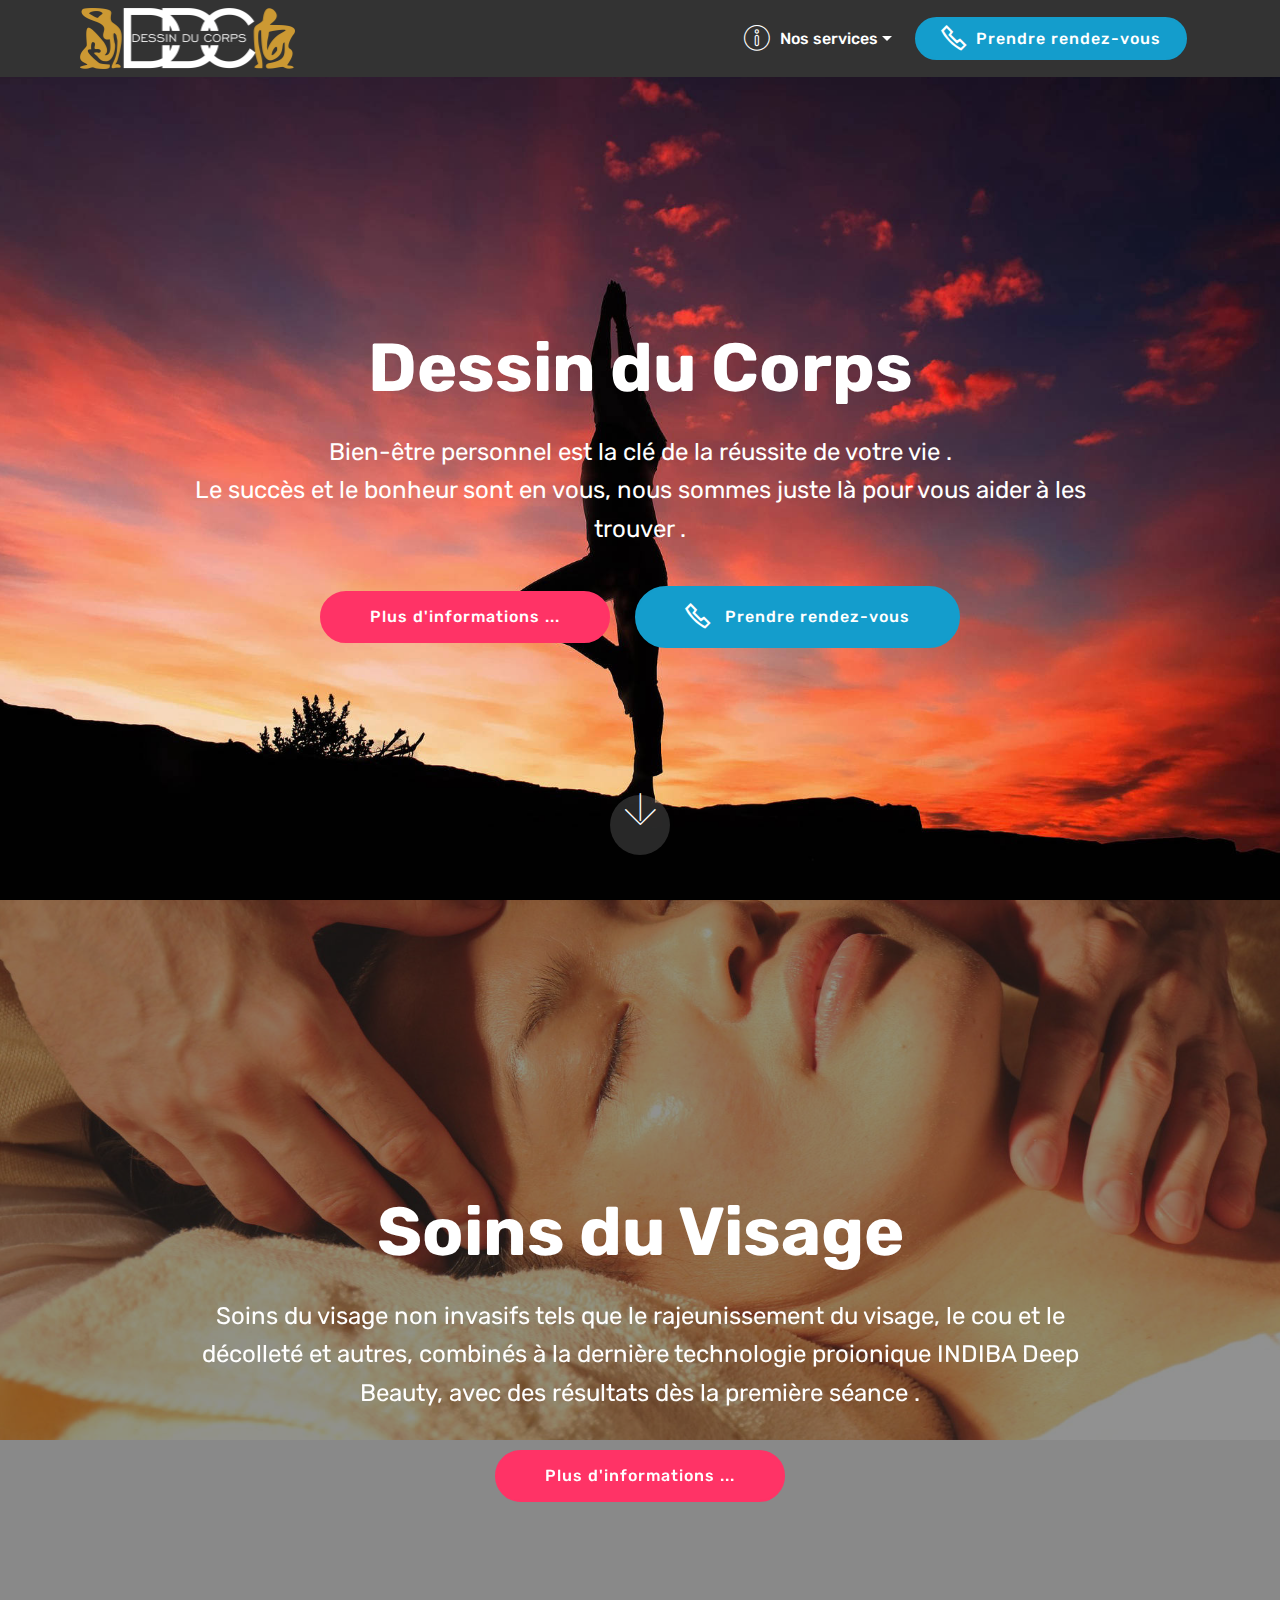
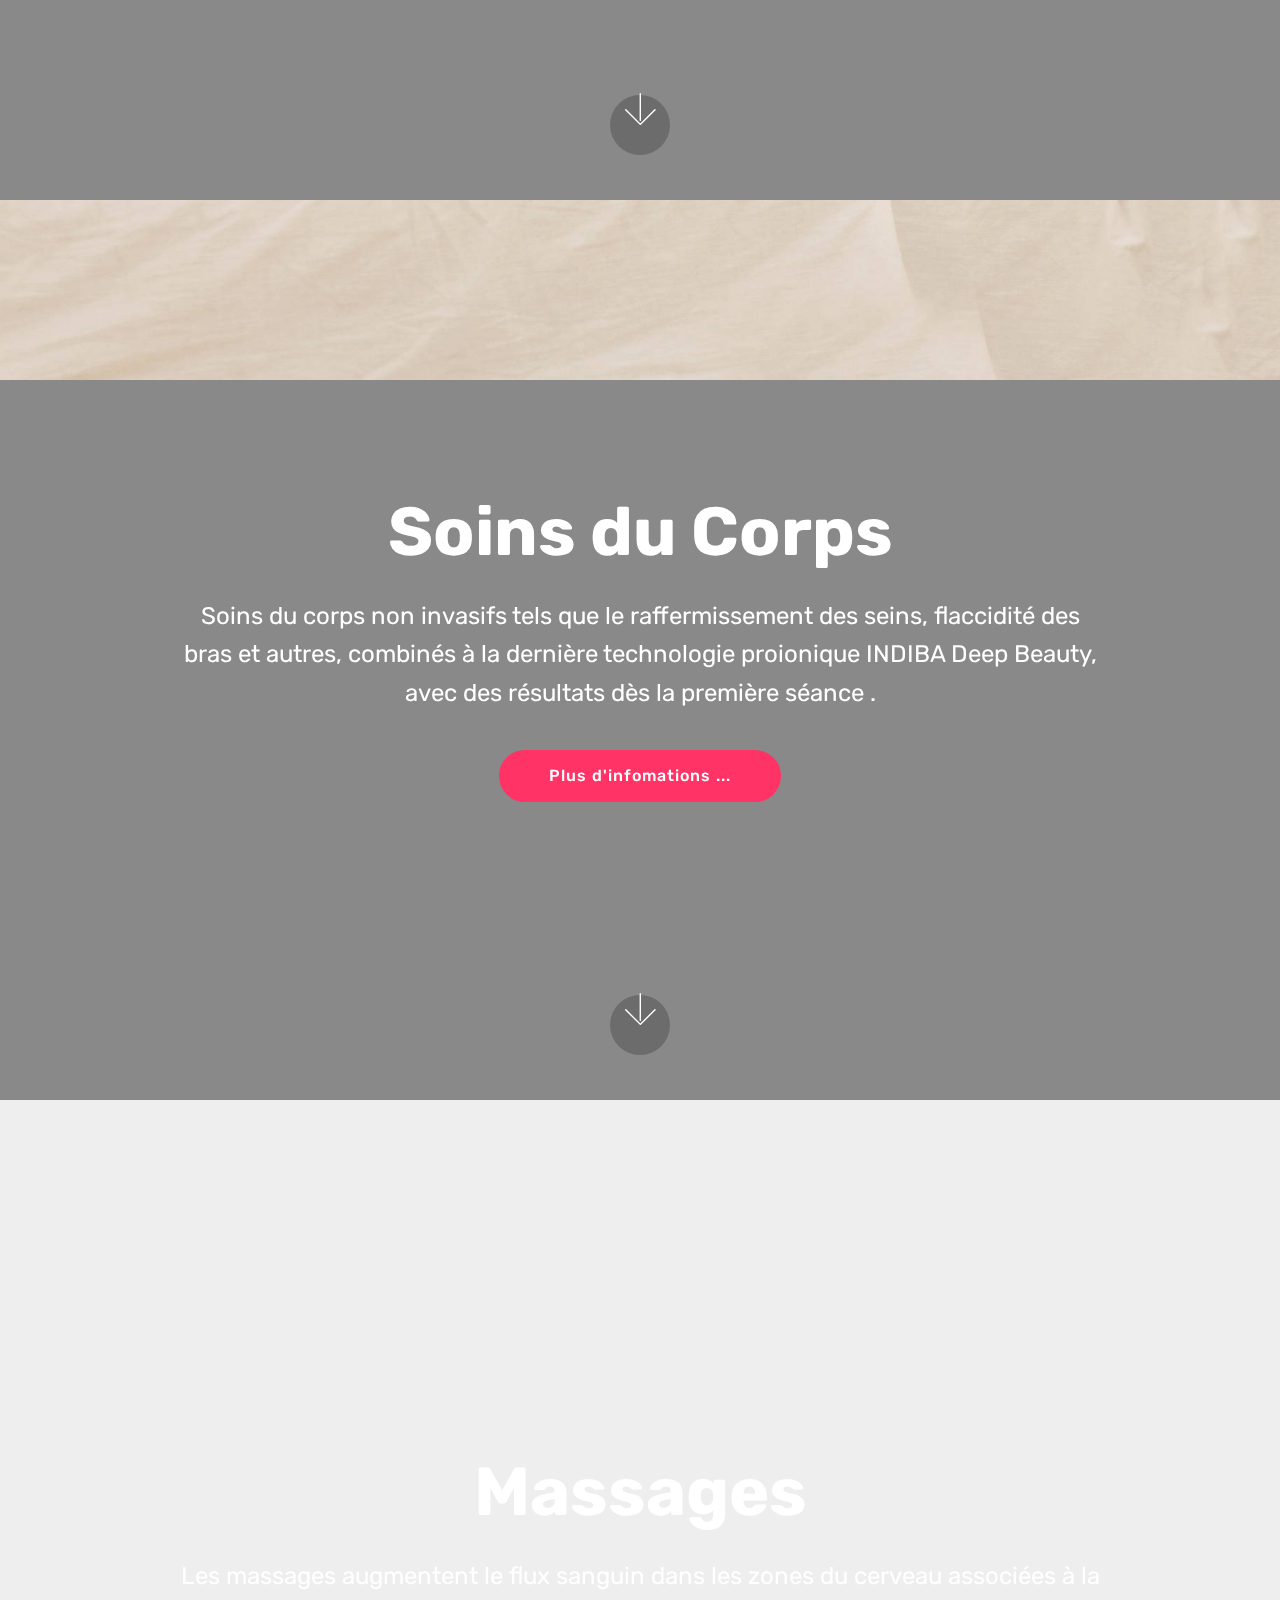
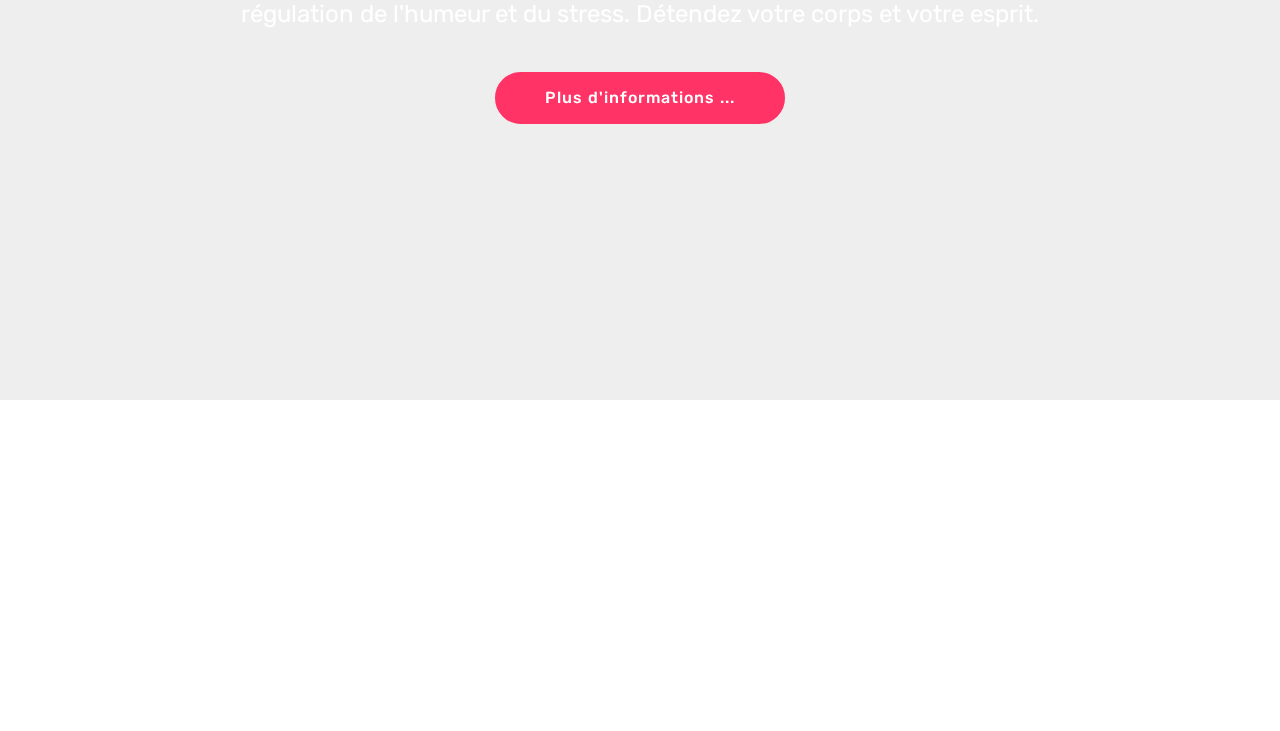
<file: index.html>
<!DOCTYPE html>
<html  >
<head>
  <!-- Site made with Mobirise Website Builder v4.12.3, https://mobirise.com -->
  <meta charset="UTF-8">
  <meta http-equiv="X-UA-Compatible" content="IE=edge">
  <meta name="generator" content="Mobirise v4.12.3, mobirise.com">
  <meta name="twitter:card" content="summary_large_image"/>
  <meta name="twitter:image:src" content="assets/images/index-meta.jpg">
  <meta property="og:image" content="assets/images/index-meta.jpg">
  <meta name="twitter:title" content="Dessin du Corps">
  <meta name="viewport" content="width=device-width, initial-scale=1, minimum-scale=1">
  <link rel="shortcut icon" href="assets/images/logtipo-squareish-128x91.png" type="image/x-icon">
  <meta name="description" content="Home - Dessin du Corps">
  
  
  <title>Dessin du Corps</title>
  <link rel="stylesheet" href="assets/web/assets/mobirise-icons2/mobirise2.css">
  <link rel="stylesheet" href="assets/web/assets/mobirise-icons/mobirise-icons.css">
  <link rel="stylesheet" href="assets/bootstrap/css/bootstrap.min.css">
  <link rel="stylesheet" href="assets/bootstrap/css/bootstrap-grid.min.css">
  <link rel="stylesheet" href="assets/bootstrap/css/bootstrap-reboot.min.css">
  <link rel="stylesheet" href="assets/tether/tether.min.css">
  <link rel="stylesheet" href="assets/socicon/css/styles.css">
  <link rel="stylesheet" href="assets/dropdown/css/style.css">
  <link rel="stylesheet" href="assets/theme/css/style.css">
  <link rel="preload" as="style" href="assets/mobirise/css/mbr-additional.css"><link rel="stylesheet" href="assets/mobirise/css/mbr-additional.css" type="text/css">
  
  
  
</head>
<body>
  <section class="menu cid-rXcQF2wVwW" once="menu" id="menu1-e">

    

    <nav class="navbar navbar-expand beta-menu navbar-dropdown align-items-center navbar-fixed-top navbar-toggleable-sm">
        <button class="navbar-toggler navbar-toggler-right" type="button" data-toggle="collapse" data-target="#navbarSupportedContent" aria-controls="navbarSupportedContent" aria-expanded="false" aria-label="Toggle navigation">
            <div class="hamburger">
                <span></span>
                <span></span>
                <span></span>
                <span></span>
            </div>
        </button>
        <div class="menu-logo">
            <div class="navbar-brand">
                <span class="navbar-logo">
                    <a href="index.html">
                         <img src="assets/images/logtipo-dessin-du-corps-letras-branco-com-transparncia2-432x122.png" alt="Dessin du Corps" title="Direction -> Succès et Bonheur" style="height: 3.8rem;">
                    </a>
                </span>
                
            </div>
        </div>
        <div class="collapse navbar-collapse" id="navbarSupportedContent">
            <ul class="navbar-nav nav-dropdown" data-app-modern-menu="true"><li class="nav-item dropdown"><a class="nav-link link text-white dropdown-toggle display-4" href="index.html#features8-5" data-toggle="dropdown-submenu" aria-expanded="true"><span class="mbri-info mbr-iconfont mbr-iconfont-btn"></span>Nos services</a><div class="dropdown-menu"><a class="text-white dropdown-item display-4" href="facetreatments.html" aria-expanded="false">Soins du Visage</a><a class="text-white dropdown-item display-4" href="bodytreatments.html" aria-expanded="false">Soins du Corps</a><a class="text-white dropdown-item display-4" href="massages.html">Massages<br></a></div></li></ul>
            <div class="navbar-buttons mbr-section-btn"><a class="btn btn-sm btn-primary display-4" href="tel:+41762176624"><span class="mobi-mbri mobi-mbri-phone mbr-iconfont mbr-iconfont-btn"></span>
                    
                    Prendre rendez-vous</a></div>
        </div>
    </nav>
</section>

<section class="engine"><a href="https://mobirise.info/n">free simple website templates</a></section><section class="cid-qTkA127IK8 mbr-fullscreen" id="header2-1">

    

    

    <div class="container align-center">
        <div class="row justify-content-md-center">
            <div class="mbr-white col-md-10">
                <h1 class="mbr-section-title mbr-bold pb-3 mbr-fonts-style display-1"><br>Dessin du Corps</h1>
                
                <p class="mbr-text pb-3 mbr-fonts-style display-5">Bien-être personnel  est la clé de la réussite de votre vie . 
<br>Le succès et le bonheur sont en vous, nous sommes juste là pour vous aider à les trouver .<br></p>
                <div class="mbr-section-btn"><a class="btn btn-md btn-secondary display-4" href="index.html#header2-1">Plus d'informations ...</a> <a class="btn btn-md btn-primary display-4" href="tel:+41762176624"><span class="mobi-mbri mobi-mbri-phone mbr-iconfont mbr-iconfont-btn"></span>Prendre rendez-vous</a></div>
            </div>
        </div>
    </div>
    <div class="mbr-arrow hidden-sm-down" aria-hidden="true">
        <a href="#next">
            <i class="mbri-down mbr-iconfont"></i>
        </a>
    </div>
</section>

<section class="cid-rX86k79Ocj mbr-fullscreen mbr-parallax-background" id="header2-b">

    

    <div class="mbr-overlay" style="opacity: 0.5; background-color: rgb(35, 35, 35);"></div>

    <div class="container align-center">
        <div class="row justify-content-md-center">
            <div class="mbr-white col-md-10">
                <h1 class="mbr-section-title mbr-bold pb-3 mbr-fonts-style display-1">Soins du Visage</h1>
                
                <p class="mbr-text pb-3 mbr-fonts-style display-5">
                    Soins du visage non invasifs tels que le rajeunissement du visage, le cou et le décolleté et autres, combinés à la dernière technologie proionique INDIBA Deep Beauty, avec des résultats dès la première séance .</p>
                <div class="mbr-section-btn"><a class="btn btn-md btn-secondary display-4" href="facetreatments.html#header16-r">Plus d'informations ...</a></div>
            </div>
        </div>
    </div>
    <div class="mbr-arrow hidden-sm-down" aria-hidden="true">
        <a href="#next">
            <i class="mbri-down mbr-iconfont"></i>
        </a>
    </div>
</section>

<section class="cid-rX8aKyrnJN mbr-fullscreen mbr-parallax-background" id="header2-c">

    

    <div class="mbr-overlay" style="opacity: 0.5; background-color: rgb(35, 35, 35);"></div>

    <div class="container align-center">
        <div class="row justify-content-md-center">
            <div class="mbr-white col-md-10">
                <h1 class="mbr-section-title mbr-bold pb-3 mbr-fonts-style display-1">Soins du Corps</h1>
                
                <p class="mbr-text pb-3 mbr-fonts-style display-5">
                    Soins du corps non invasifs tels que le raffermissement des seins, flaccidité des bras et autres, combinés à la dernière technologie proionique INDIBA Deep Beauty, avec des résultats dès la première séance .
                </p>
                <div class="mbr-section-btn"><a class="btn btn-md btn-secondary display-4" href="bodytreatments.html#header16-15">Plus d'infomations ...</a></div>
            </div>
        </div>
    </div>
    <div class="mbr-arrow hidden-sm-down" aria-hidden="true">
        <a href="#next">
            <i class="mbri-down mbr-iconfont"></i>
        </a>
    </div>
</section>

<section class="cid-rX7yklAArP mbr-fullscreen mbr-parallax-background" id="header2-3">

    

    

    <div class="container align-center">
        <div class="row justify-content-md-center">
            <div class="mbr-white col-md-10">
                <h1 class="mbr-section-title mbr-bold pb-3 mbr-fonts-style display-1"><br>Massages</h1>
                
                <p class="mbr-text pb-3 mbr-fonts-style display-5">Les massages augmentent le flux sanguin dans les zones du cerveau associées à la régulation de l'humeur et du stress. Détendez votre corps et votre esprit.</p>
                <div class="mbr-section-btn"><a class="btn btn-md btn-secondary display-4" href="massages.html#header16-i">Plus d'informations ...</a></div>
            </div>
        </div>
    </div>
    
</section>

<section class="cid-qTkAaeaxX5 mbr-reveal" id="footer1-2">

    

    

    <div class="container">
        <div class="media-container-row content text-white">
            <div class="col-12 col-md-3">
                <div class="media-wrap">
                    <a href="index.html">
                        <img src="assets/images/logtipo-dessin-du-corps-letras-branco-com-transparncia2-bottomlogo-448x153.png" alt="Dessin du Corps" title="Direction -> Succès et Bonheur">
                    </a>
                </div>
            </div>
            <div class="col-12 col-md-3 mbr-fonts-style display-7">
                <h5 class="pb-3">
                    Address
                </h5>
                <p class="mbr-text"><a href="https://goo.gl/maps/J8Wyn2z5hUHqRDfAA" target="_blank">Rue de Cardamines 26</a><br><a href="https://goo.gl/maps/J8Wyn2z5hUHqRDfAA" target="_blank">2400 Le Locle</a></p>
            </div>
            <div class="col-12 col-md-3 mbr-fonts-style display-7">
                <h5 class="pb-3">
                    Contacts
                </h5>
                <p class="mbr-text">
                    <a href="mailto:dessinducorps@gmail.com">Email: dessinducorps@gmail.com
                    </a><br><a href="tel:+41762176624">Phone: +41 (0) 76&nbsp;217 66 24</a></p>
            </div>
            <div class="col-12 col-md-3 mbr-fonts-style display-7">
                <h5 class="pb-3">
                    Liens externes</h5>
                <p class="mbr-text"><a href="https://www.indiba.com/fr/" target="_blank">Indiba Deep Beauty</a><br><br></p>
            </div>
        </div>
        <div class="footer-lower">
            <div class="media-container-row">
                <div class="col-sm-12">
                    <hr>
                </div>
            </div>
            <div class="media-container-row mbr-white">
                <div class="col-sm-6 copyright">
                    <p class="mbr-text mbr-fonts-style display-7">
                        © Copyright 2021 Dessin du Corps - All Rights Reserved
                    </p>
                </div>
                <div class="col-md-6">
                    <div class="social-list align-right">
                        <div class="soc-item">
                            <a href="https://twitter.com/dessinducorps" target="_blank">
                                <span class="mbr-iconfont mbr-iconfont-social socicon-twitter socicon"></span>
                            </a>
                        </div>
                        <div class="soc-item">
                            <a href="https://www.facebook.com/dessinducorps" target="_blank">
                                <span class="mbr-iconfont mbr-iconfont-social socicon-facebook socicon"></span>
                            </a>
                        </div>
                        <div class="soc-item">
                            <a href="https://www.youtube.com/channel/UCNEgQ-HX2s2sgNGgTTEzNZg" target="_blank">
                                <span class="mbr-iconfont mbr-iconfont-social socicon-youtube socicon"></span>
                            </a>
                        </div>
                        <div class="soc-item">
                            <a href="https://instagram.com/dessinducorps" target="_blank">
                                <span class="mbr-iconfont mbr-iconfont-social socicon-instagram socicon"></span>
                            </a>
                        </div>
                        
                        
                    </div>
                </div>
            </div>
        </div>
    </div>
</section>


  <script src="assets/web/assets/jquery/jquery.min.js"></script>
  <script src="assets/popper/popper.min.js"></script>
  <script src="assets/bootstrap/js/bootstrap.min.js"></script>
  <script src="assets/smoothscroll/smooth-scroll.js"></script>
  <script src="assets/tether/tether.min.js"></script>
  <script src="assets/touchswipe/jquery.touch-swipe.min.js"></script>
  <script src="assets/parallax/jarallax.min.js"></script>
  <script src="assets/dropdown/js/nav-dropdown.js"></script>
  <script src="assets/dropdown/js/navbar-dropdown.js"></script>
  <script src="assets/theme/js/script.js"></script>
  
  
</body>
</html>
</file>
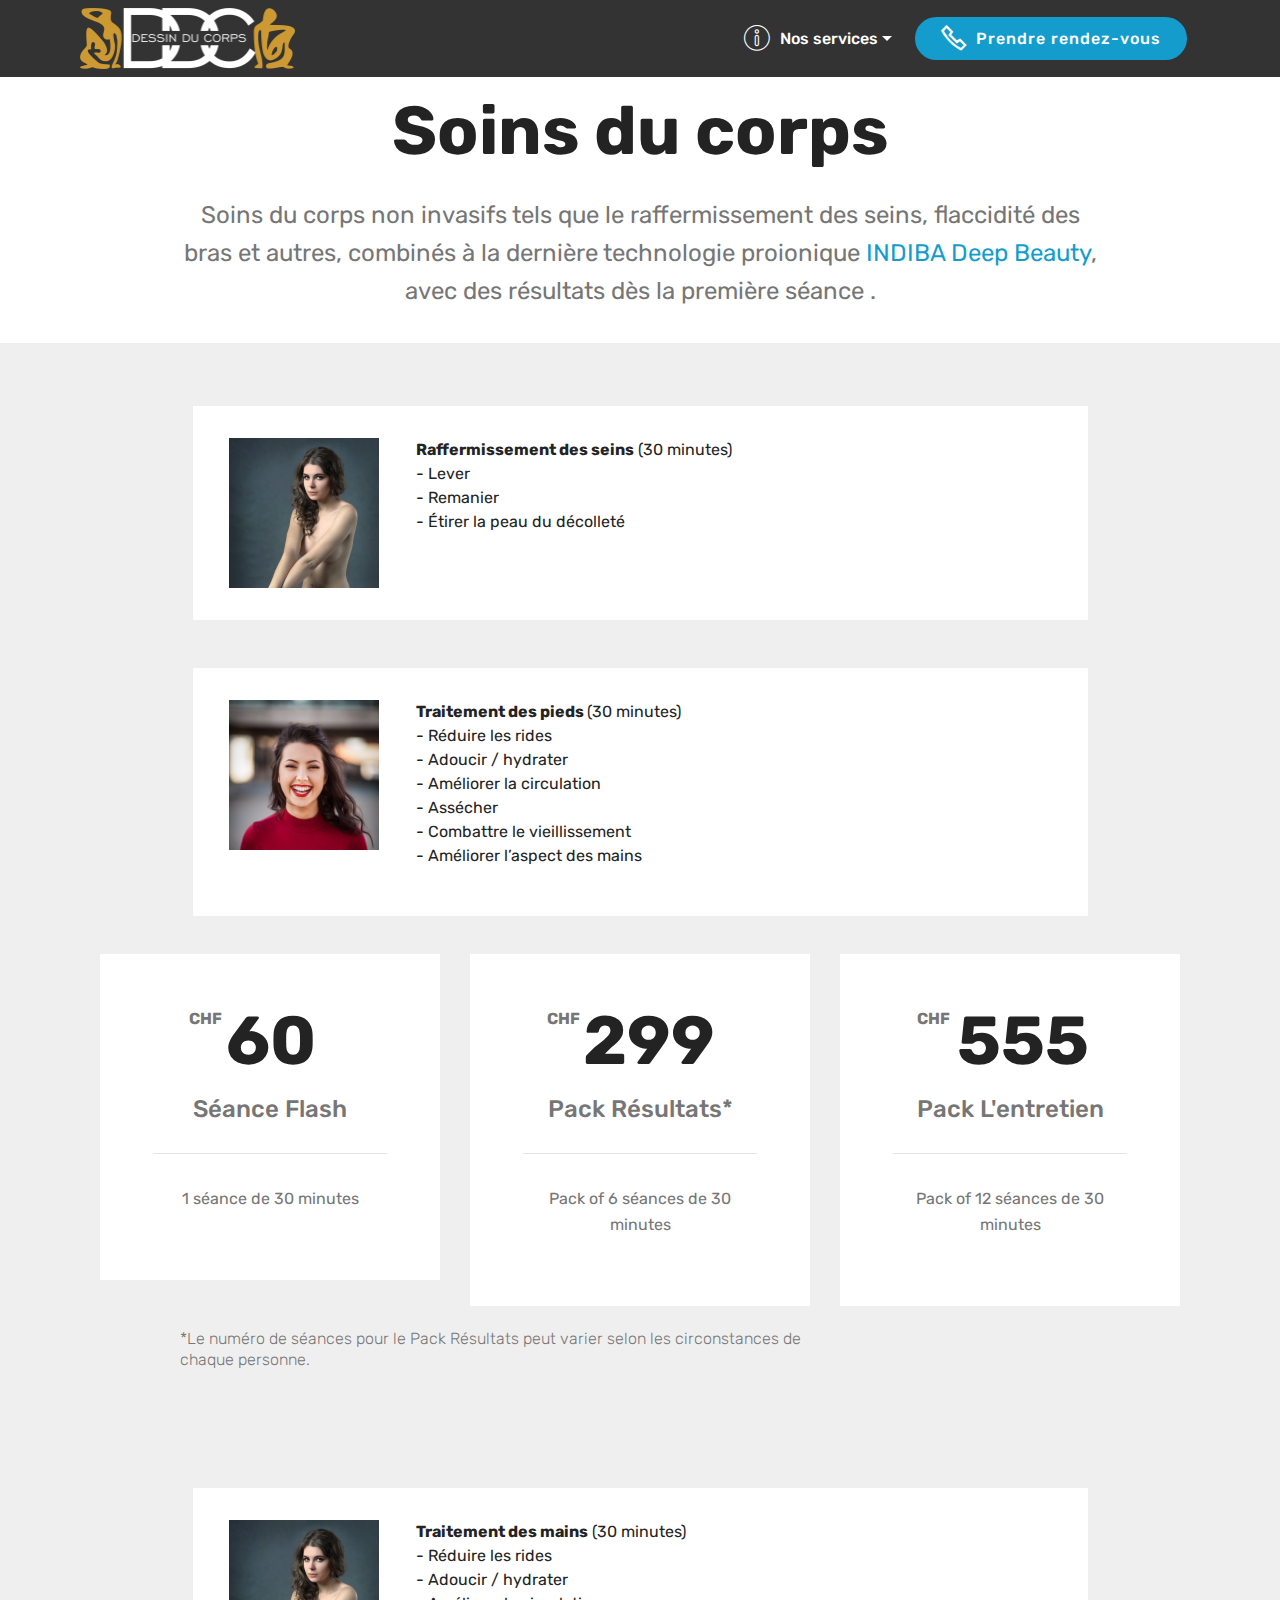
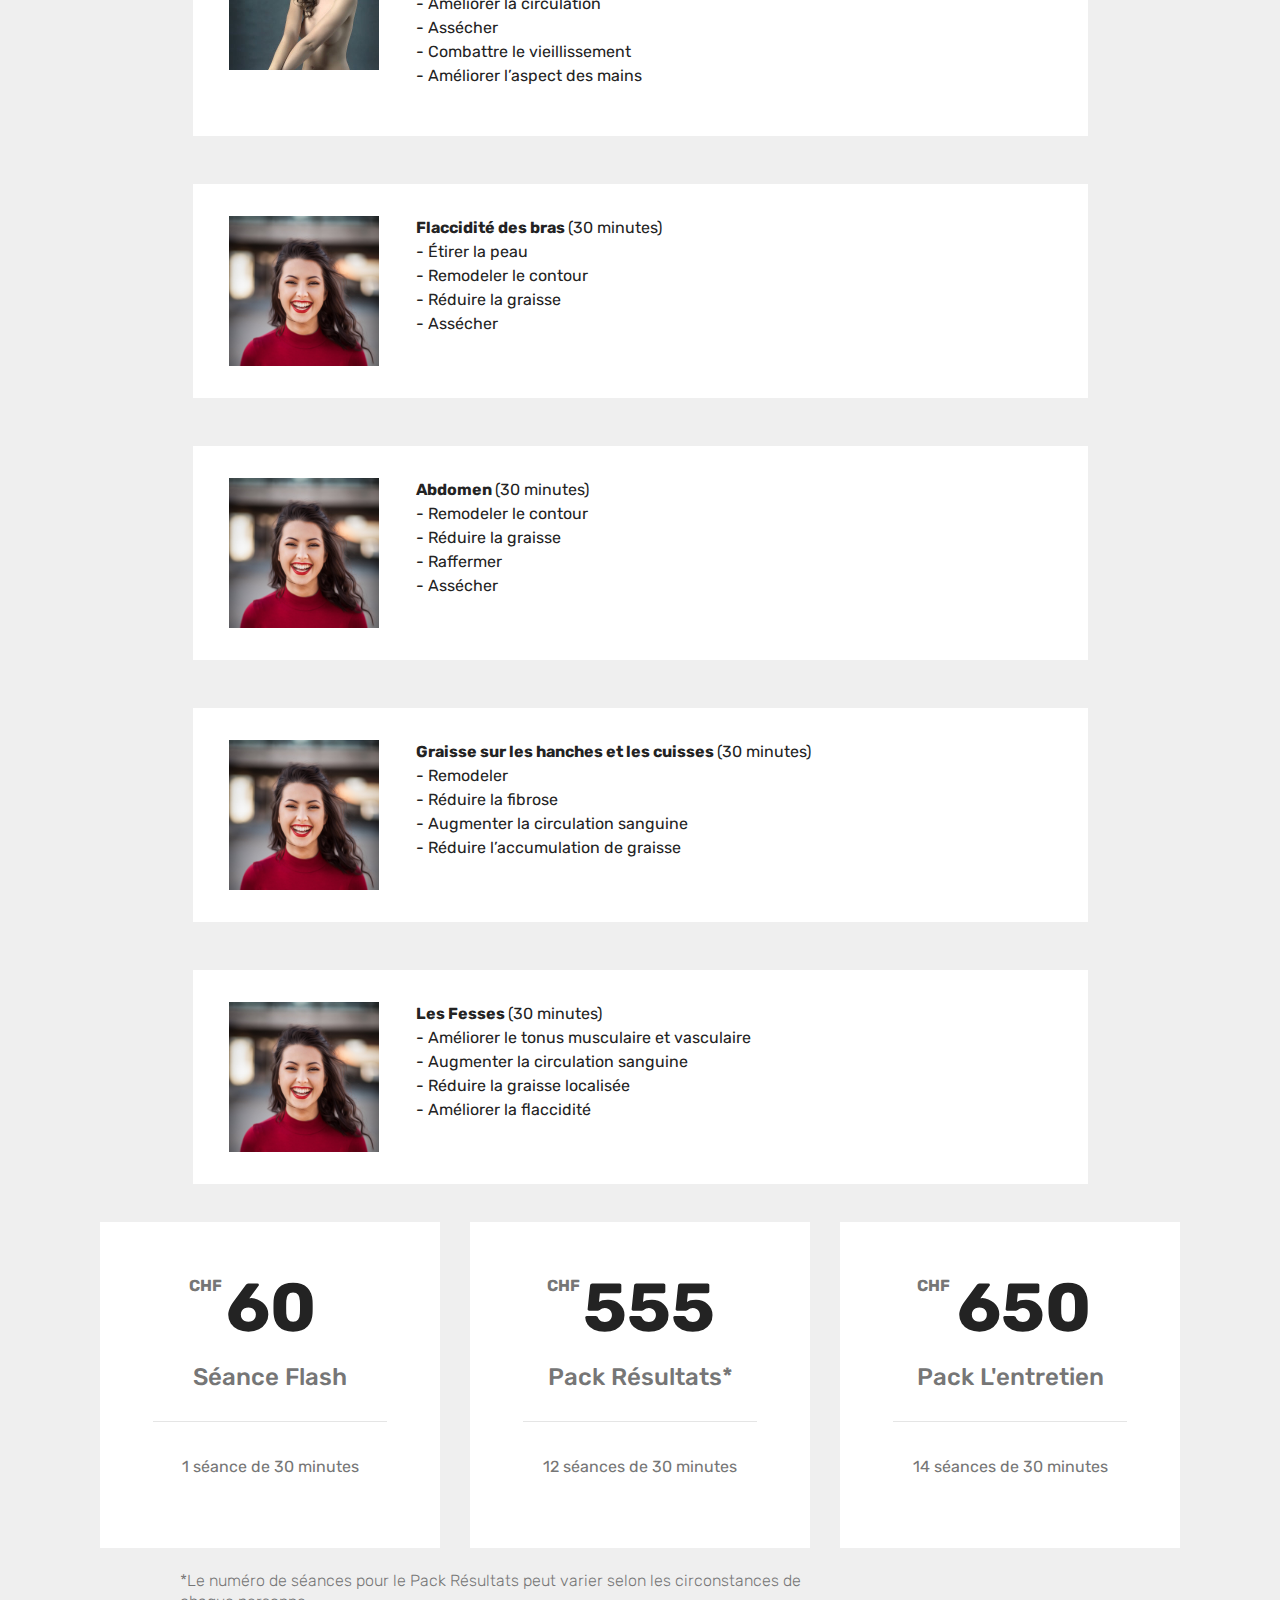
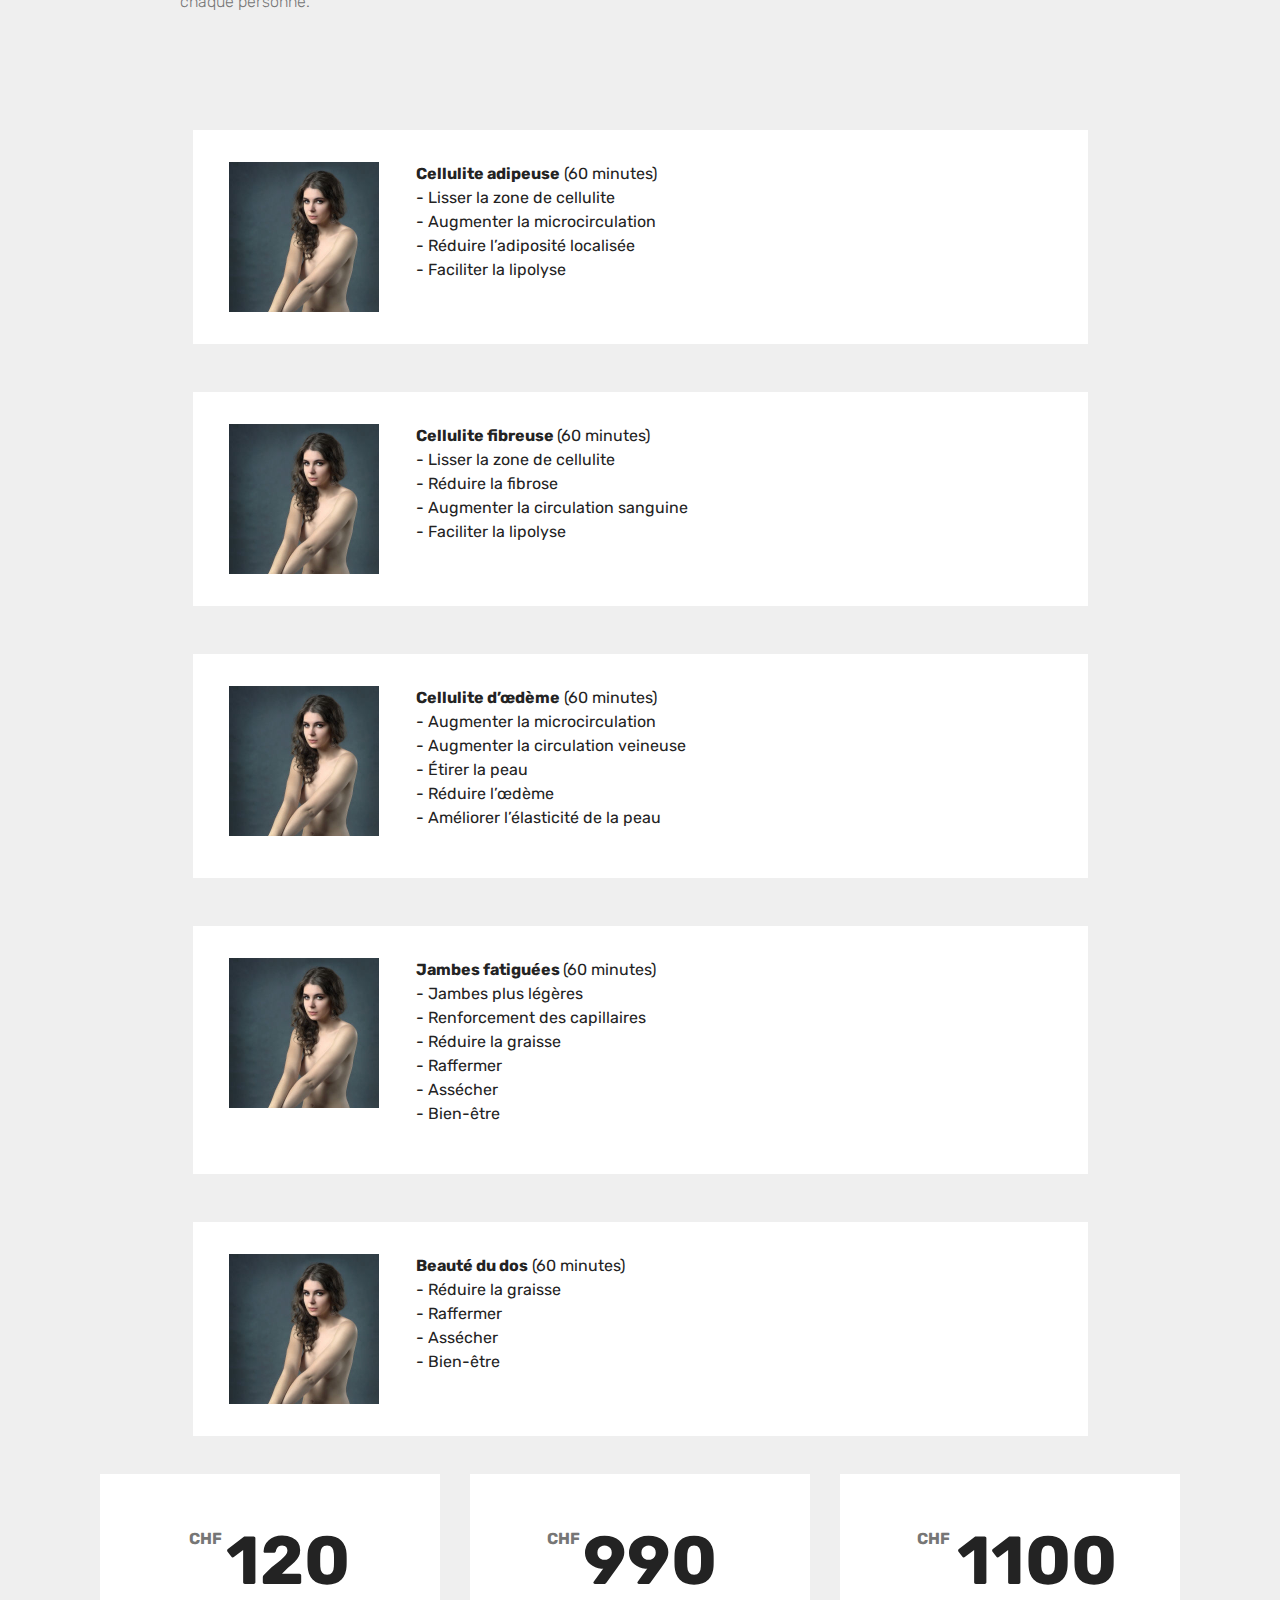
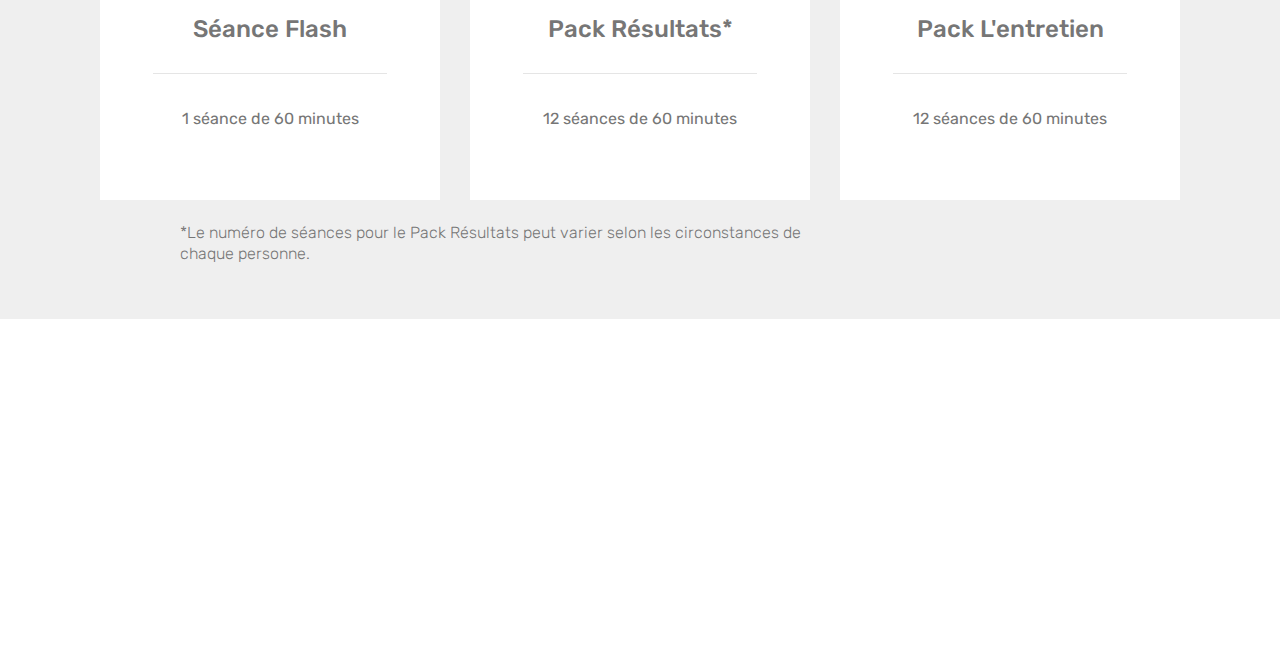
<file: bodytreatments.html>
<!DOCTYPE html>
<html  >
<head>
  <!-- Site made with Mobirise Website Builder v4.12.3, https://mobirise.com -->
  <meta charset="UTF-8">
  <meta http-equiv="X-UA-Compatible" content="IE=edge">
  <meta name="generator" content="Mobirise v4.12.3, mobirise.com">
  <meta name="viewport" content="width=device-width, initial-scale=1, minimum-scale=1">
  <link rel="shortcut icon" href="assets/images/logtipo-squareish-128x91.png" type="image/x-icon">
  <meta name="description" content="Soins du corps - Dessin du Corps">
  
  
  <title>Soins du corps</title>
  <link rel="stylesheet" href="assets/web/assets/mobirise-icons2/mobirise2.css">
  <link rel="stylesheet" href="assets/web/assets/mobirise-icons/mobirise-icons.css">
  <link rel="stylesheet" href="assets/bootstrap/css/bootstrap.min.css">
  <link rel="stylesheet" href="assets/bootstrap/css/bootstrap-grid.min.css">
  <link rel="stylesheet" href="assets/bootstrap/css/bootstrap-reboot.min.css">
  <link rel="stylesheet" href="assets/tether/tether.min.css">
  <link rel="stylesheet" href="assets/dropdown/css/style.css">
  <link rel="stylesheet" href="assets/socicon/css/styles.css">
  <link rel="stylesheet" href="assets/theme/css/style.css">
  <link rel="preload" as="style" href="assets/mobirise/css/mbr-additional.css"><link rel="stylesheet" href="assets/mobirise/css/mbr-additional.css" type="text/css">
  
  
  
</head>
<body>
  <section class="menu cid-scGdSNjeFs" once="menu" id="menu1-14">

    

    <nav class="navbar navbar-expand beta-menu navbar-dropdown align-items-center navbar-fixed-top navbar-toggleable-sm">
        <button class="navbar-toggler navbar-toggler-right" type="button" data-toggle="collapse" data-target="#navbarSupportedContent" aria-controls="navbarSupportedContent" aria-expanded="false" aria-label="Toggle navigation">
            <div class="hamburger">
                <span></span>
                <span></span>
                <span></span>
                <span></span>
            </div>
        </button>
        <div class="menu-logo">
            <div class="navbar-brand">
                <span class="navbar-logo">
                    <a href="index.html">
                         <img src="assets/images/logtipo-dessin-du-corps-letras-branco-com-transparncia2-432x122.png" alt="Dessin du Corps" title="Direction -> Succès et Bonheur" style="height: 3.8rem;">
                    </a>
                </span>
                
            </div>
        </div>
        <div class="collapse navbar-collapse" id="navbarSupportedContent">
            <ul class="navbar-nav nav-dropdown" data-app-modern-menu="true"><li class="nav-item dropdown open"><a class="nav-link link text-white dropdown-toggle display-4" href="index.html#features8-5" data-toggle="dropdown-submenu" aria-expanded="true"><span class="mbri-info mbr-iconfont mbr-iconfont-btn"></span>Nos services</a><div class="dropdown-menu"><a class="text-white dropdown-item display-4" href="facetreatments.html" aria-expanded="false">Soins du Visage</a><a class="text-white dropdown-item display-4" href="bodytreatments.html" aria-expanded="false">Soins du Corps</a><a class="text-white dropdown-item display-4" href="massages.html">Massages<br></a></div></li></ul>
            <div class="navbar-buttons mbr-section-btn"><a class="btn btn-sm btn-primary display-4" href="tel:+41762176624"><span class="mobi-mbri mobi-mbri-phone mbr-iconfont mbr-iconfont-btn"></span>
                    
                    Prendre rendez-vous</a></div>
        </div>
    </nav>
</section>

<section class="engine"><a href="https://mobirise.info/j">website templates</a></section><section class="header1 cid-scGdSOvbRm" id="header16-15">

    

    

    <div class="container">
        <div class="row justify-content-md-center">
            <div class="col-md-10 align-center">
                <h1 class="mbr-section-title mbr-bold pb-3 mbr-fonts-style display-1">Soins du corps</h1>
                
                <p class="mbr-text pb-3 mbr-fonts-style display-5">Soins du corps non invasifs tels que le raffermissement des seins, flaccidité des bras et autres, combinés à la dernière technologie proionique <a href="https://www.indiba.com/fr/" target="_blank">INDIBA Deep Beauty</a>, avec des résultats dès la première séance .</p>
                
            </div>
        </div>
    </div>

</section>

<section class="testimonials4 cid-scGdSPBhBu" id="testimonials4-16">

  

  
  <div class="container">
    
    
    <div class="col-md-10 testimonials-container"> 
      

      
    <div class="testimonials-item">
        <div class="user row">
          <div class="col-lg-3 col-md-4">
            <div class="user_image">
              <img src="assets/images/mbr-300x396.jpg" alt="" title="">
            </div>
          </div>
          <div class="testimonials-caption col-lg-9 col-md-8">
            <div class="user_text ">
              <p class="mbr-fonts-style  display-7"><strong>Raffermissement des seins</strong> (30 minutes)&nbsp;<br>- Lever
<br>- Remanier
<br>- Étirer la peau du décolleté<br></p>
            </div>
            
            
          </div>
        </div>
      </div><div class="testimonials-item">
        <div class="user row">
          <div class="col-lg-3 col-md-4">
            <div class="user_image">
              <img src="assets/images/face2.jpg">
            </div>
          </div>
          <div class="testimonials-caption col-lg-9 col-md-8">
            <div class="user_text ">
              <p class="mbr-fonts-style  display-7"><strong>Traitement des pieds </strong>(30 minutes)<br>- Réduire les rides
<br>- Adoucir / hydrater
<br>- Améliorer la circulation
<br>- Assécher
<br>- Combattre le vieillissement
<br>- Améliorer l’aspect des mains&nbsp;<br></p>
            </div>
            
            
          </div>
        </div>
      </div></div>
  </div>
</section>

<section class="pricing-table3 cid-sBimZDNR3u" id="pricing-tables3-1g">

    

    
    <div class="container">
        <div class="media-container-row">
            <div class=" col-12 col-lg-4 col-md-6 my-2">
                <div class="pricing">
                    <div class="plan-header">
                        <div class="plan-price">
                            <span class="price-value mbr-fonts-style display-7">&nbsp; &nbsp; &nbsp; &nbsp; &nbsp; &nbsp; CHF</span>
                            <span class="price-figure mbr-fonts-style display-1">60</span>
                            <h3 class="plan-title mbr-fonts-style display-5">Séance Flash</h3>
                            <hr>
                        </div>
                    </div>
                    <div class="plan-body">
                        <p class="mbr-text mbr-fonts-style display-7">1 séance de 30 minutes</p>
                        
                    </div>
                </div>
            </div>

            <div class="col-12 col-lg-4 col-md-6 my-2">
                <div class="pricing">
                    <div class="plan-header">
                        <div class="plan-price">
                            <span class="price-value mbr-fonts-style display-7">&nbsp; &nbsp; &nbsp; &nbsp; CHF
                            </span>
                            <span class="price-figure mbr-fonts-style display-1">
                                299</span>
                            <h3 class="plan-title mbr-fonts-style display-5">
                                Pack Résultats*</h3>
                            <hr>
                        </div>
                    </div>
                    <div class="plan-body">
                        <p class="mbr-text mbr-fonts-style display-7">Pack of 6 séances&nbsp;de 30 minutes</p>
                        
                    </div>
                </div>
            </div>

            <div class="col-12 col-lg-4 col-md-6 my-2">
                <div class="pricing">
                    <div class="plan-header">
                        <div class="plan-price">
                            <span class="price-value mbr-fonts-style display-7">&nbsp; &nbsp; &nbsp; &nbsp; CHF&nbsp;</span>
                            <span class="price-figure mbr-fonts-style display-1">555</span>
                            <h3 class="plan-title mbr-fonts-style display-5">Pack L'entretien</h3>
                            <hr>
                        </div>
                    </div>
                    <div class="plan-body ">
                        <p class="mbr-text mbr-fonts-style display-7">
                            Pack of 12 séances&nbsp;de 30 minutes</p>
                        
                    </div>
                </div>
            </div>

        </div>
    </div>
</section>

<section class="mbr-section info1 cid-sBinSePiDo" id="info1-1i">

    

    
    <div class="container">
        <div class="row justify-content-center content-row">
            <div class="media-container-column title col-12 col-lg-7 col-md-6">
                <h3 class="mbr-section-subtitle align-left mbr-light pb-3 mbr-fonts-style display-7">
                    *Le numéro de séances pour le Pack Résultats peut varier selon les circonstances de chaque personne.</h3>
                
            </div>
            <div class="media-container-column col-12 col-lg-3 col-md-4">
                
            </div>
        </div>
    </div>
</section>

<section class="testimonials4 cid-sBiozkZ2RY" id="testimonials4-1k">

  

  
  <div class="container">
    
    
    <div class="col-md-10 testimonials-container"> 
      

      
    <div class="testimonials-item">
        <div class="user row">
          <div class="col-lg-3 col-md-4">
            <div class="user_image">
              <img src="assets/images/mbr-300x396.jpg" alt="" title="">
            </div>
          </div>
          <div class="testimonials-caption col-lg-9 col-md-8">
            <div class="user_text ">
              <p class="mbr-fonts-style  display-7"><strong>Traitement des mains</strong>  (30 minutes)&nbsp;<br>- Réduire les rides
<br>- Adoucir / hydrater
<br>- Améliorer la circulation
<br>- Assécher
<br>- Combattre le vieillissement
<br>- Améliorer l’aspect des mains<br></p>
            </div>
            
            
          </div>
        </div>
      </div><div class="testimonials-item">
        <div class="user row">
          <div class="col-lg-3 col-md-4">
            <div class="user_image">
              <img src="assets/images/face20.jpg">
            </div>
          </div>
          <div class="testimonials-caption col-lg-9 col-md-8">
            <div class="user_text ">
              <p class="mbr-fonts-style  display-7"><strong>Flaccidité des bras&nbsp;</strong>(30 minutes)<br>- Étirer la peau
<br>- Remodeler le contour
<br>- Réduire la graisse
<br>- Assécher<br></p>
            </div>
            
            
          </div>
        </div>
      </div><div class="testimonials-item">
        <div class="user row">
          <div class="col-lg-3 col-md-4">
            <div class="user_image">
              <img src="assets/images/face20.jpg">
            </div>
          </div>
          <div class="testimonials-caption col-lg-9 col-md-8">
            <div class="user_text ">
              <p class="mbr-fonts-style  display-7"><strong>Abdomen </strong>(30 minutes)
<br>- Remodeler le contour
<br>- Réduire la graisse
<br>- Raffermer
<br>- Assécher<br></p>
            </div>
            
            
          </div>
        </div>
      </div><div class="testimonials-item">
        <div class="user row">
          <div class="col-lg-3 col-md-4">
            <div class="user_image">
              <img src="assets/images/face20.jpg">
            </div>
          </div>
          <div class="testimonials-caption col-lg-9 col-md-8">
            <div class="user_text ">
              <p class="mbr-fonts-style  display-7"><strong>Graisse sur les hanches et les cuisses&nbsp;</strong>(30 minutes)<br>- Remodeler
<br>- Réduire la fibrose
<br>- Augmenter la circulation sanguine
<br>- Réduire l’accumulation de graisse<br></p>
            </div>
            
            
          </div>
        </div>
      </div><div class="testimonials-item">
        <div class="user row">
          <div class="col-lg-3 col-md-4">
            <div class="user_image">
              <img src="assets/images/face20.jpg">
            </div>
          </div>
          <div class="testimonials-caption col-lg-9 col-md-8">
            <div class="user_text ">
              <p class="mbr-fonts-style  display-7"><strong>Les Fesses&nbsp;</strong>(30 minutes)<br>- Améliorer le tonus musculaire et vasculaire
<br>- Augmenter la circulation sanguine
<br>- Réduire la graisse localisée
<br>- Améliorer la flaccidité<br></p>
            </div>
            
            
          </div>
        </div>
      </div></div>
  </div>
</section>

<section class="pricing-table3 cid-sBiq0g8MVR" id="pricing-tables3-1l">

    

    
    <div class="container">
        <div class="media-container-row">
            <div class=" col-12 col-lg-4 col-md-6 my-2">
                <div class="pricing">
                    <div class="plan-header">
                        <div class="plan-price">
                            <span class="price-value mbr-fonts-style display-7">&nbsp; &nbsp; &nbsp; &nbsp; &nbsp; &nbsp; CHF</span>
                            <span class="price-figure mbr-fonts-style display-1">60</span>
                            <h3 class="plan-title mbr-fonts-style display-5">Séance Flash</h3>
                            <hr>
                        </div>
                    </div>
                    <div class="plan-body">
                        <p class="mbr-text mbr-fonts-style display-7">1 séance&nbsp;de 30 minutes</p>
                        
                    </div>
                </div>
            </div>

            <div class="col-12 col-lg-4 col-md-6 my-2">
                <div class="pricing">
                    <div class="plan-header">
                        <div class="plan-price">
                            <span class="price-value mbr-fonts-style display-7">&nbsp; &nbsp; &nbsp; &nbsp; CHF
                            </span>
                            <span class="price-figure mbr-fonts-style display-1">
                                555</span>
                            <h3 class="plan-title mbr-fonts-style display-5">
                                Pack Résultats*</h3>
                            <hr>
                        </div>
                    </div>
                    <div class="plan-body">
                        <p class="mbr-text mbr-fonts-style display-7">12 séances&nbsp;de 30 minutes</p>
                        
                    </div>
                </div>
            </div>

            <div class="col-12 col-lg-4 col-md-6 my-2">
                <div class="pricing">
                    <div class="plan-header">
                        <div class="plan-price">
                            <span class="price-value mbr-fonts-style display-7">&nbsp; &nbsp; &nbsp; &nbsp; CHF&nbsp;</span>
                            <span class="price-figure mbr-fonts-style display-1">650</span>
                            <h3 class="plan-title mbr-fonts-style display-5">Pack L'entretien</h3>
                            <hr>
                        </div>
                    </div>
                    <div class="plan-body ">
                        <p class="mbr-text mbr-fonts-style display-7">14 séances&nbsp;de 30 minutes</p>
                        
                    </div>
                </div>
            </div>

        </div>
    </div>
</section>

<section class="mbr-section info1 cid-sBiq13ldzT" id="info1-1n">

    

    
    <div class="container">
        <div class="row justify-content-center content-row">
            <div class="media-container-column title col-12 col-lg-7 col-md-6">
                <h3 class="mbr-section-subtitle align-left mbr-light pb-3 mbr-fonts-style display-7">
                    *Le numéro de séances pour le Pack Résultats peut varier selon les circonstances de chaque personne.</h3>
                
            </div>
            <div class="media-container-column col-12 col-lg-3 col-md-4">
                
            </div>
        </div>
    </div>
</section>

<section class="testimonials4 cid-sBiqyXJP9u" id="testimonials4-1o">

  

  
  <div class="container">
    
    
    <div class="col-md-10 testimonials-container"> 
      

      
    <div class="testimonials-item">
        <div class="user row">
          <div class="col-lg-3 col-md-4">
            <div class="user_image">
              <img src="assets/images/mbr-300x396.jpg" alt="" title="">
            </div>
          </div>
          <div class="testimonials-caption col-lg-9 col-md-8">
            <div class="user_text ">
              <p class="mbr-fonts-style  display-7"><strong>Cellulite adipeuse</strong>&nbsp;(60 minutes)&nbsp;<br>- Lisser la zone de cellulite
<br>- Augmenter la microcirculation
<br>- Réduire l’adiposité localisée
<br>- Faciliter la lipolyse&nbsp;<br></p>
            </div>
            
            
          </div>
        </div>
      </div><div class="testimonials-item">
        <div class="user row">
          <div class="col-lg-3 col-md-4">
            <div class="user_image">
              <img src="assets/images/mbr-300x396.jpg" alt="" title="">
            </div>
          </div>
          <div class="testimonials-caption col-lg-9 col-md-8">
            <div class="user_text ">
              <p class="mbr-fonts-style  display-7"><strong>Cellulite&nbsp;fibreuse </strong>(60 minutes)&nbsp;<br>- Lisser la zone de cellulite
<br>- Réduire la fibrose
<br>- Augmenter la circulation sanguine
<br>- Faciliter la lipolyse&nbsp;<br></p>
            </div>
            
            
          </div>
        </div>
      </div><div class="testimonials-item">
        <div class="user row">
          <div class="col-lg-3 col-md-4">
            <div class="user_image">
              <img src="assets/images/mbr-300x396.jpg" alt="" title="">
            </div>
          </div>
          <div class="testimonials-caption col-lg-9 col-md-8">
            <div class="user_text ">
              <p class="mbr-fonts-style  display-7"><strong>Cellulite&nbsp;d’œdème</strong>&nbsp;(60 minutes)&nbsp;<br>- Augmenter la microcirculation
<br>- Augmenter la circulation veineuse
<br>- Étirer la peau
<br>- Réduire l’œdème
<br>- Améliorer l’élasticité de la peau&nbsp;<br></p>
            </div>
            
            
          </div>
        </div>
      </div><div class="testimonials-item">
        <div class="user row">
          <div class="col-lg-3 col-md-4">
            <div class="user_image">
              <img src="assets/images/mbr-300x396.jpg" alt="" title="">
            </div>
          </div>
          <div class="testimonials-caption col-lg-9 col-md-8">
            <div class="user_text ">
              <p class="mbr-fonts-style  display-7"><strong>Jambes fatiguées </strong>(60 minutes)&nbsp;<br>- Jambes plus légères
<br>- Renforcement des capillaires
<br>- Réduire la graisse
<br>- Raffermer
<br>- Assécher
<br>- Bien-être&nbsp;<br></p>
            </div>
            
            
          </div>
        </div>
      </div><div class="testimonials-item">
        <div class="user row">
          <div class="col-lg-3 col-md-4">
            <div class="user_image">
              <img src="assets/images/mbr-300x396.jpg" alt="" title="">
            </div>
          </div>
          <div class="testimonials-caption col-lg-9 col-md-8">
            <div class="user_text ">
              <p class="mbr-fonts-style  display-7"><strong>Beauté du dos</strong>&nbsp;(60 minutes)&nbsp;<br>- Réduire la graisse
<br>- Raffermer
<br>- Assécher
<br>- Bien-être&nbsp;<br></p>
            </div>
            
            
          </div>
        </div>
      </div></div>
  </div>
</section>

<section class="pricing-table3 cid-sBirkrYRce" id="pricing-tables3-1p">

    

    
    <div class="container">
        <div class="media-container-row">
            <div class=" col-12 col-lg-4 col-md-6 my-2">
                <div class="pricing">
                    <div class="plan-header">
                        <div class="plan-price">
                            <span class="price-value mbr-fonts-style display-7">&nbsp; &nbsp; &nbsp; &nbsp; &nbsp; &nbsp; CHF</span>
                            <span class="price-figure mbr-fonts-style display-1">120</span>
                            <h3 class="plan-title mbr-fonts-style display-5">Séance Flash</h3>
                            <hr>
                        </div>
                    </div>
                    <div class="plan-body">
                        <p class="mbr-text mbr-fonts-style display-7">1 séance&nbsp;de 60 minutes</p>
                        
                    </div>
                </div>
            </div>

            <div class="col-12 col-lg-4 col-md-6 my-2">
                <div class="pricing">
                    <div class="plan-header">
                        <div class="plan-price">
                            <span class="price-value mbr-fonts-style display-7">&nbsp; &nbsp; &nbsp; &nbsp; CHF
                            </span>
                            <span class="price-figure mbr-fonts-style display-1">
                                990</span>
                            <h3 class="plan-title mbr-fonts-style display-5">
                                Pack Résultats*</h3>
                            <hr>
                        </div>
                    </div>
                    <div class="plan-body">
                        <p class="mbr-text mbr-fonts-style display-7">12 séances&nbsp;de 60 minutes</p>
                        
                    </div>
                </div>
            </div>

            <div class="col-12 col-lg-4 col-md-6 my-2">
                <div class="pricing">
                    <div class="plan-header">
                        <div class="plan-price">
                            <span class="price-value mbr-fonts-style display-7">&nbsp; &nbsp; &nbsp; &nbsp; CHF&nbsp;</span>
                            <span class="price-figure mbr-fonts-style display-1">1100</span>
                            <h3 class="plan-title mbr-fonts-style display-5">Pack L'entretien</h3>
                            <hr>
                        </div>
                    </div>
                    <div class="plan-body ">
                        <p class="mbr-text mbr-fonts-style display-7">12 séances&nbsp;de 60 minutes</p>
                        
                    </div>
                </div>
            </div>

        </div>
    </div>
</section>

<section class="mbr-section info1 cid-sBirkTLfw6" id="info1-1q">

    

    
    <div class="container">
        <div class="row justify-content-center content-row">
            <div class="media-container-column title col-12 col-lg-7 col-md-6">
                <h3 class="mbr-section-subtitle align-left mbr-light pb-3 mbr-fonts-style display-7">
                    *Le numéro de séances pour le Pack Résultats peut varier selon les circonstances de chaque personne.</h3>
                
            </div>
            <div class="media-container-column col-12 col-lg-3 col-md-4">
                
            </div>
        </div>
    </div>
</section>

<section class="cid-sBiruHSzlD mbr-reveal" id="footer1-1r">

    

    

    <div class="container">
        <div class="media-container-row content text-white">
            <div class="col-12 col-md-3">
                <div class="media-wrap">
                    <a href="index.html">
                        <img src="assets/images/logtipo-dessin-du-corps-letras-branco-com-transparncia2-bottomlogo-448x153.png" alt="Dessin du Corps" title="Direction -> Succès et Bonheur">
                    </a>
                </div>
            </div>
            <div class="col-12 col-md-3 mbr-fonts-style display-7">
                <h5 class="pb-3">
                    Address
                </h5>
                <p class="mbr-text"><a href="https://goo.gl/maps/J8Wyn2z5hUHqRDfAA" target="_blank">Rue de Cardamines 26</a><br><a href="https://goo.gl/maps/J8Wyn2z5hUHqRDfAA" target="_blank">2400 Le Locle</a></p>
            </div>
            <div class="col-12 col-md-3 mbr-fonts-style display-7">
                <h5 class="pb-3">
                    Contacts
                </h5>
                <p class="mbr-text">
                    <a href="mailto:dessinducorps@gmail.com">Email: dessinducorps@gmail.com
                    </a><br><a href="tel:+41762176624">Phone: +41 (0) 76&nbsp;217 66 24</a></p>
            </div>
            <div class="col-12 col-md-3 mbr-fonts-style display-7">
                <h5 class="pb-3">
                    Liens externes</h5>
                <p class="mbr-text"><a href="https://www.indiba.com/fr/" target="_blank">Indiba Deep Beauty</a><br><br></p>
            </div>
        </div>
        <div class="footer-lower">
            <div class="media-container-row">
                <div class="col-sm-12">
                    <hr>
                </div>
            </div>
            <div class="media-container-row mbr-white">
                <div class="col-sm-6 copyright">
                    <p class="mbr-text mbr-fonts-style display-7">
                        © Copyright 2021 Dessin du Corps - All Rights Reserved
                    </p>
                </div>
                <div class="col-md-6">
                    <div class="social-list align-right">
                        <div class="soc-item">
                            <a href="https://twitter.com/dessinducorps" target="_blank">
                                <span class="mbr-iconfont mbr-iconfont-social socicon-twitter socicon"></span>
                            </a>
                        </div>
                        <div class="soc-item">
                            <a href="https://www.facebook.com/dessinducorps" target="_blank">
                                <span class="mbr-iconfont mbr-iconfont-social socicon-facebook socicon"></span>
                            </a>
                        </div>
                        <div class="soc-item">
                            <a href="https://www.youtube.com/channel/UCNEgQ-HX2s2sgNGgTTEzNZg" target="_blank">
                                <span class="mbr-iconfont mbr-iconfont-social socicon-youtube socicon"></span>
                            </a>
                        </div>
                        <div class="soc-item">
                            <a href="https://instagram.com/dessinducorps" target="_blank">
                                <span class="mbr-iconfont mbr-iconfont-social socicon-instagram socicon"></span>
                            </a>
                        </div>
                        
                        
                    </div>
                </div>
            </div>
        </div>
    </div>
</section>


  <script src="assets/web/assets/jquery/jquery.min.js"></script>
  <script src="assets/popper/popper.min.js"></script>
  <script src="assets/bootstrap/js/bootstrap.min.js"></script>
  <script src="assets/tether/tether.min.js"></script>
  <script src="assets/dropdown/js/nav-dropdown.js"></script>
  <script src="assets/dropdown/js/navbar-dropdown.js"></script>
  <script src="assets/touchswipe/jquery.touch-swipe.min.js"></script>
  <script src="assets/smoothscroll/smooth-scroll.js"></script>
  <script src="assets/theme/js/script.js"></script>
  
  
</body>
</html>
</file>
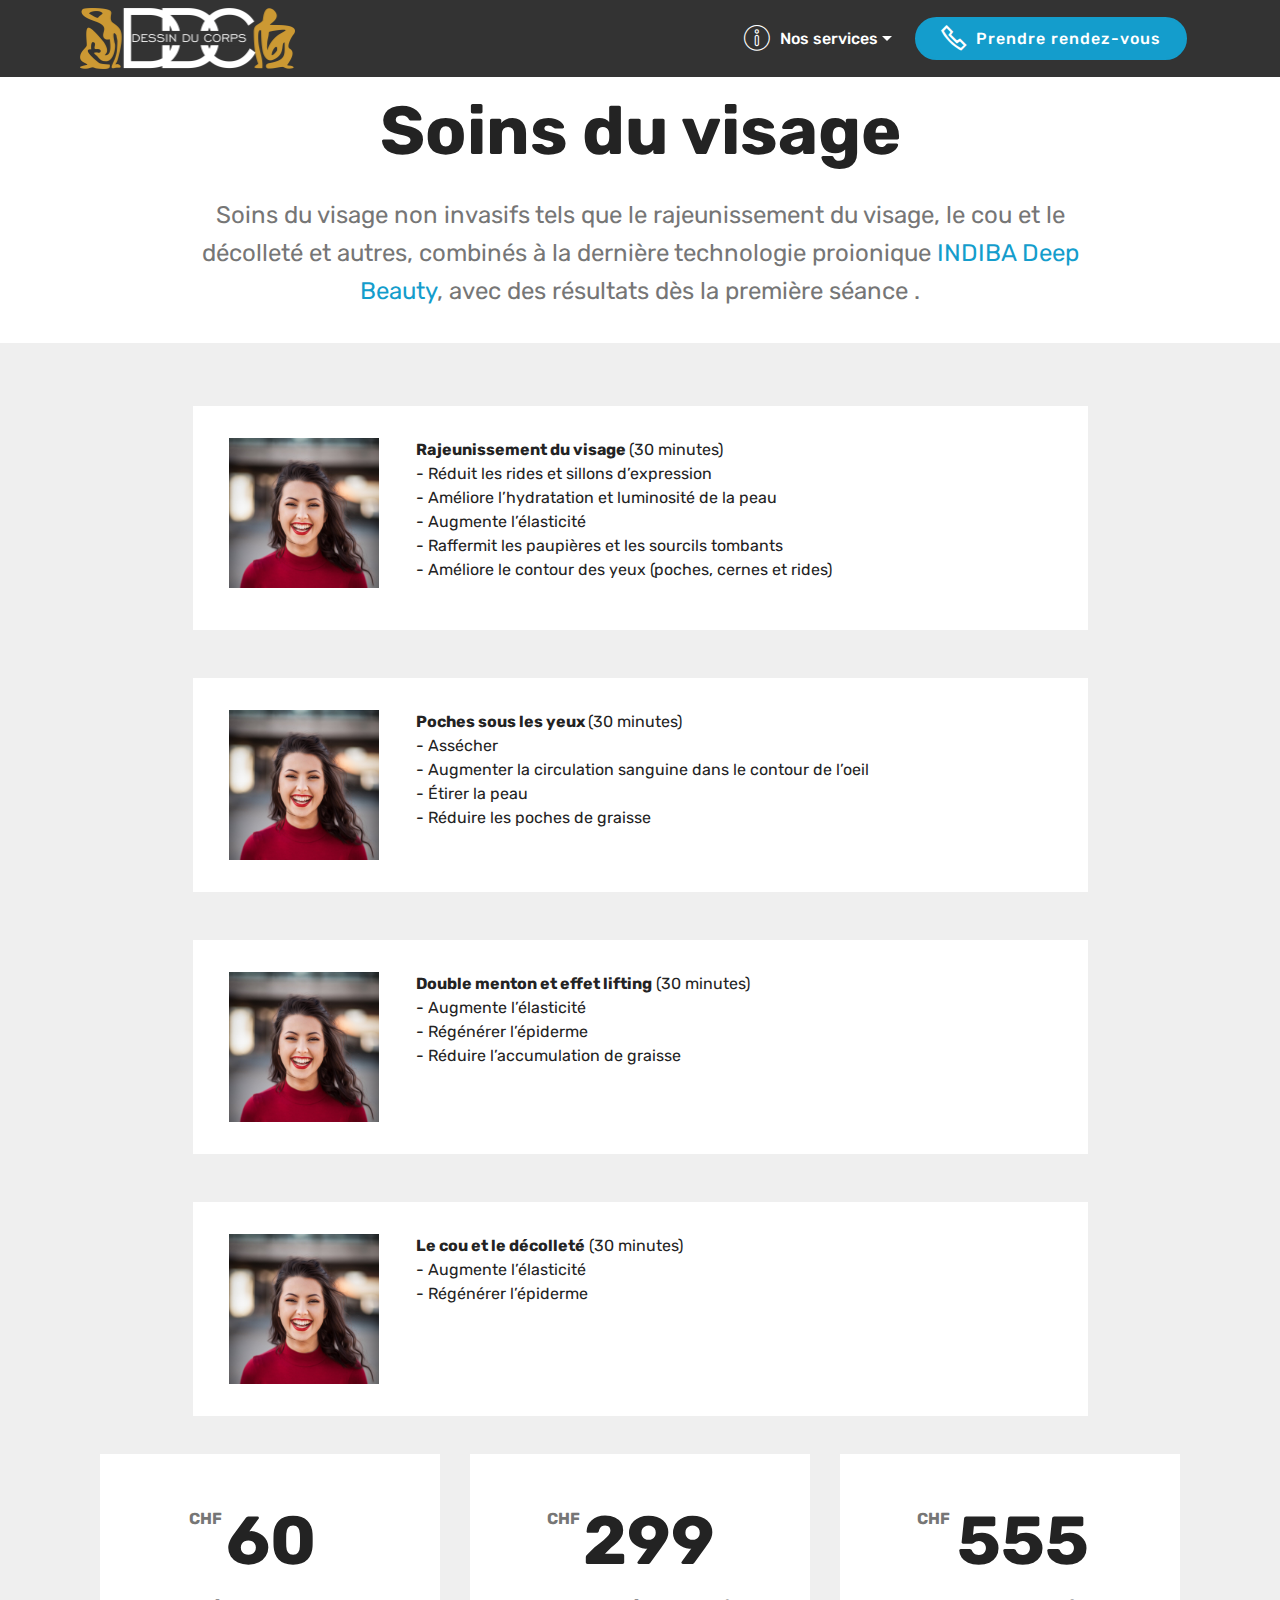
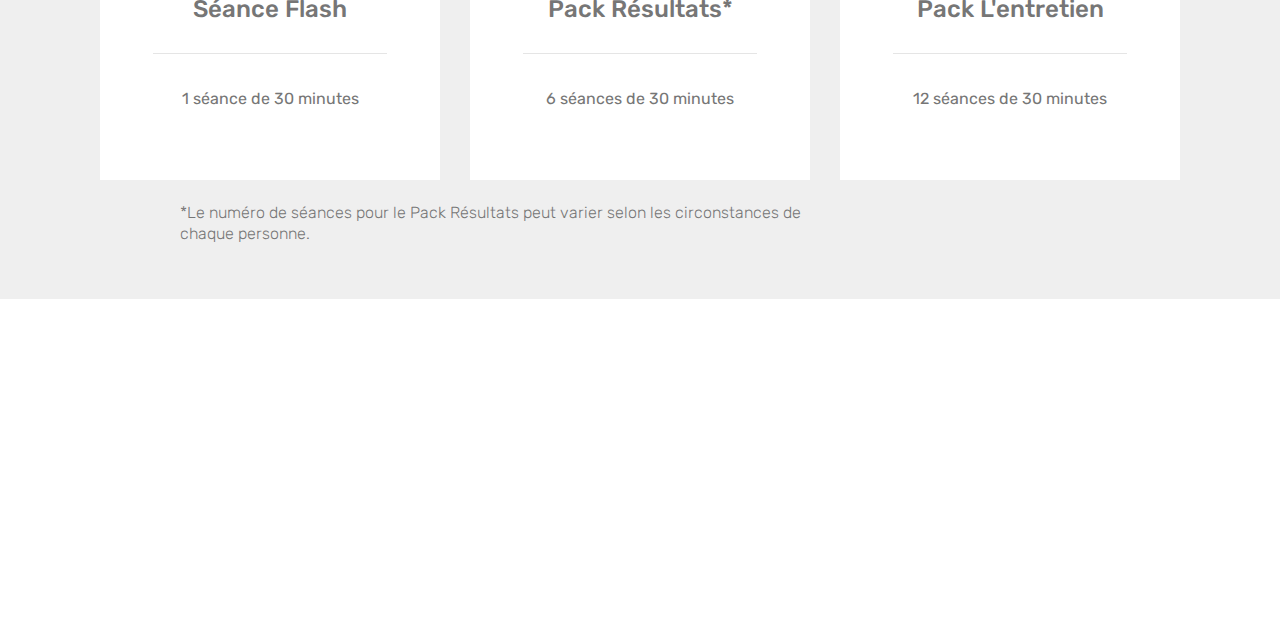
<file: facetreatments.html>
<!DOCTYPE html>
<html  >
<head>
  <!-- Site made with Mobirise Website Builder v4.12.3, https://mobirise.com -->
  <meta charset="UTF-8">
  <meta http-equiv="X-UA-Compatible" content="IE=edge">
  <meta name="generator" content="Mobirise v4.12.3, mobirise.com">
  <meta name="viewport" content="width=device-width, initial-scale=1, minimum-scale=1">
  <link rel="shortcut icon" href="assets/images/logtipo-squareish-128x91.png" type="image/x-icon">
  <meta name="description" content="Soins de visage - Dessin du Corps">
  
  
  <title>Soins de visage</title>
  <link rel="stylesheet" href="assets/web/assets/mobirise-icons2/mobirise2.css">
  <link rel="stylesheet" href="assets/web/assets/mobirise-icons/mobirise-icons.css">
  <link rel="stylesheet" href="assets/bootstrap/css/bootstrap.min.css">
  <link rel="stylesheet" href="assets/bootstrap/css/bootstrap-grid.min.css">
  <link rel="stylesheet" href="assets/bootstrap/css/bootstrap-reboot.min.css">
  <link rel="stylesheet" href="assets/tether/tether.min.css">
  <link rel="stylesheet" href="assets/dropdown/css/style.css">
  <link rel="stylesheet" href="assets/socicon/css/styles.css">
  <link rel="stylesheet" href="assets/theme/css/style.css">
  <link rel="preload" as="style" href="assets/mobirise/css/mbr-additional.css"><link rel="stylesheet" href="assets/mobirise/css/mbr-additional.css" type="text/css">
  
  
  
</head>
<body>
  <section class="menu cid-scFVAG9HCC" once="menu" id="menu1-q">

    

    <nav class="navbar navbar-expand beta-menu navbar-dropdown align-items-center navbar-fixed-top navbar-toggleable-sm">
        <button class="navbar-toggler navbar-toggler-right" type="button" data-toggle="collapse" data-target="#navbarSupportedContent" aria-controls="navbarSupportedContent" aria-expanded="false" aria-label="Toggle navigation">
            <div class="hamburger">
                <span></span>
                <span></span>
                <span></span>
                <span></span>
            </div>
        </button>
        <div class="menu-logo">
            <div class="navbar-brand">
                <span class="navbar-logo">
                    <a href="index.html">
                         <img src="assets/images/logtipo-dessin-du-corps-letras-branco-com-transparncia2-432x122.png" alt="Dessin du Corps" title="Direction -> Succès et Bonheur" style="height: 3.8rem;">
                    </a>
                </span>
                
            </div>
        </div>
        <div class="collapse navbar-collapse" id="navbarSupportedContent">
            <ul class="navbar-nav nav-dropdown" data-app-modern-menu="true"><li class="nav-item dropdown open"><a class="nav-link link text-white dropdown-toggle display-4" href="index.html#features8-5" data-toggle="dropdown-submenu" aria-expanded="true"><span class="mbri-info mbr-iconfont mbr-iconfont-btn"></span>Nos services</a><div class="dropdown-menu"><a class="text-white dropdown-item display-4" href="facetreatments.html" aria-expanded="false">Soins du Visage</a><a class="text-white dropdown-item display-4" href="bodytreatments.html" aria-expanded="false">Soins du Corps</a><a class="text-white dropdown-item display-4" href="massages.html">Massages<br></a></div></li></ul>
            <div class="navbar-buttons mbr-section-btn"><a class="btn btn-sm btn-primary display-4" href="tel:+41762176624"><span class="mobi-mbri mobi-mbri-phone mbr-iconfont mbr-iconfont-btn"></span>
                    
                    Prendre rendez-vous</a></div>
        </div>
    </nav>
</section>

<section class="engine"><a href="https://mobirise.info/o">portfolio web templates</a></section><section class="header1 cid-scFVAIeXyX" id="header16-r">

    

    

    <div class="container">
        <div class="row justify-content-md-center">
            <div class="col-md-10 align-center">
                <h1 class="mbr-section-title mbr-bold pb-3 mbr-fonts-style display-1">Soins du visage</h1>
                
                <p class="mbr-text pb-3 mbr-fonts-style display-5">Soins du visage non invasifs tels que le rajeunissement du visage, le cou et le décolleté et autres, combinés à la dernière technologie proionique <a href="https://www.indiba.com/fr/" target="_blank">INDIBA Deep Beauty</a>, avec des résultats dès la première séance .</p>
                
            </div>
        </div>
    </div>

</section>

<section class="testimonials4 cid-scG12n7ssl" id="testimonials4-11">

  

  
  <div class="container">
    
    
    <div class="col-md-10 testimonials-container"> 
      

      
    <div class="testimonials-item">
        <div class="user row">
          <div class="col-lg-3 col-md-4">
            <div class="user_image">
              <img src="assets/images/face2.jpg">
            </div>
          </div>
          <div class="testimonials-caption col-lg-9 col-md-8">
            <div class="user_text ">
              <p class="mbr-fonts-style  display-7"><strong>Rajeunissement du visage </strong>(30 minutes)<br>- Réduit les rides et sillons d’expression <br>- Améliore l’hydratation et luminosité de la peau <br>- Augmente l’élasticité <br>- Raffermit les paupières et les sourcils tombants <br>- Améliore le contour des yeux (poches, cernes et rides)<br></p>
            </div>
            
            
          </div>
        </div>
      </div><div class="testimonials-item">
        <div class="user row">
          <div class="col-lg-3 col-md-4">
            <div class="user_image">
              <img src="assets/images/face2.jpg">
            </div>
          </div>
          <div class="testimonials-caption col-lg-9 col-md-8">
            <div class="user_text ">
              <p class="mbr-fonts-style  display-7"><strong>Poches sous les yeux&nbsp;</strong>(30 minutes)<br>- Assécher <br>- Augmenter la circulation sanguine dans le contour de l’oeil <br>- Étirer la peau <br>- Réduire les poches de graisse<br></p>
            </div>
            
            
          </div>
        </div>
      </div><div class="testimonials-item">
        <div class="user row">
          <div class="col-lg-3 col-md-4">
            <div class="user_image">
              <img src="assets/images/face2.jpg">
            </div>
          </div>
          <div class="testimonials-caption col-lg-9 col-md-8">
            <div class="user_text ">
              <p class="mbr-fonts-style  display-7"><strong>Double menton et effet lifting</strong> (30 minutes)<br>- Augmente l’élasticité
<br>- Régénérer l’épiderme
<br>- Réduire l’accumulation de graisse<br></p>
            </div>
            
            
          </div>
        </div>
      </div><div class="testimonials-item">
        <div class="user row">
          <div class="col-lg-3 col-md-4">
            <div class="user_image">
              <img src="assets/images/face2.jpg">
            </div>
          </div>
          <div class="testimonials-caption col-lg-9 col-md-8">
            <div class="user_text ">
              <p class="mbr-fonts-style  display-7"><strong>Le cou et le décolleté</strong>&nbsp;(30 minutes)<br>- Augmente l’élasticité
<br>- Régénérer l’épiderme<br></p>
            </div>
            
            
          </div>
        </div>
      </div></div>
  </div>
</section>

<section class="pricing-table3 cid-sBiffzP0dE" id="pricing-tables3-1b">

    

    
    <div class="container">
        <div class="media-container-row">
            <div class=" col-12 col-lg-4 col-md-6 my-2">
                <div class="pricing">
                    <div class="plan-header">
                        <div class="plan-price">
                            <span class="price-value mbr-fonts-style display-7">&nbsp; &nbsp; &nbsp; &nbsp; &nbsp; &nbsp; CHF</span>
                            <span class="price-figure mbr-fonts-style display-1">60</span>
                            <h3 class="plan-title mbr-fonts-style display-5">Séance Flash</h3>
                            <hr>
                        </div>
                    </div>
                    <div class="plan-body">
                        <p class="mbr-text mbr-fonts-style display-7">1 séance&nbsp;de 30 minutes</p>
                        
                    </div>
                </div>
            </div>

            <div class="col-12 col-lg-4 col-md-6 my-2">
                <div class="pricing">
                    <div class="plan-header">
                        <div class="plan-price">
                            <span class="price-value mbr-fonts-style display-7">&nbsp; &nbsp; &nbsp; &nbsp; CHF
                            </span>
                            <span class="price-figure mbr-fonts-style display-1">
                                299</span>
                            <h3 class="plan-title mbr-fonts-style display-5">
                                Pack Résultats*</h3>
                            <hr>
                        </div>
                    </div>
                    <div class="plan-body">
                        <p class="mbr-text mbr-fonts-style display-7">6 séances&nbsp;de 30 minutes</p>
                        
                    </div>
                </div>
            </div>

            <div class="col-12 col-lg-4 col-md-6 my-2">
                <div class="pricing">
                    <div class="plan-header">
                        <div class="plan-price">
                            <span class="price-value mbr-fonts-style display-7">&nbsp; &nbsp; &nbsp; &nbsp; CHF&nbsp;</span>
                            <span class="price-figure mbr-fonts-style display-1">555</span>
                            <h3 class="plan-title mbr-fonts-style display-5">Pack L'entretien</h3>
                            <hr>
                        </div>
                    </div>
                    <div class="plan-body ">
                        <p class="mbr-text mbr-fonts-style display-7">12 séances&nbsp;de 30 minutes</p>
                        
                    </div>
                </div>
            </div>

        </div>
    </div>
</section>

<section class="mbr-section info1 cid-sBih6oGZHC" id="info1-1c">

    

    
    <div class="container">
        <div class="row justify-content-center content-row">
            <div class="media-container-column title col-12 col-lg-7 col-md-6">
                <h3 class="mbr-section-subtitle align-left mbr-light pb-3 mbr-fonts-style display-7">
                    *Le numéro de séances pour le Pack Résultats peut varier selon les circonstances de chaque personne.</h3>
                
            </div>
            <div class="media-container-column col-12 col-lg-3 col-md-4">
                
            </div>
        </div>
    </div>
</section>

<section class="cid-sBiiTwgkwR mbr-reveal" id="footer1-1f">

    

    

    <div class="container">
        <div class="media-container-row content text-white">
            <div class="col-12 col-md-3">
                <div class="media-wrap">
                    <a href="index.html">
                        <img src="assets/images/logtipo-dessin-du-corps-letras-branco-com-transparncia2-bottomlogo-448x153.png" alt="Dessin du Corps" title="Direction -> Succès et Bonheur">
                    </a>
                </div>
            </div>
            <div class="col-12 col-md-3 mbr-fonts-style display-7">
                <h5 class="pb-3">
                    Address
                </h5>
                <p class="mbr-text"><a href="https://goo.gl/maps/J8Wyn2z5hUHqRDfAA" target="_blank">Rue de Cardamines 26</a><br><a href="https://goo.gl/maps/J8Wyn2z5hUHqRDfAA" target="_blank">2400 Le Locle</a></p>
            </div>
            <div class="col-12 col-md-3 mbr-fonts-style display-7">
                <h5 class="pb-3">
                    Contacts
                </h5>
                <p class="mbr-text">
                    <a href="mailto:dessinducorps@gmail.com">Email: dessinducorps@gmail.com
                    </a><br><a href="tel:+41762176624">Phone: +41 (0) 76&nbsp;217 66 24</a></p>
            </div>
            <div class="col-12 col-md-3 mbr-fonts-style display-7">
                <h5 class="pb-3">
                    Liens externes</h5>
                <p class="mbr-text"><a href="https://www.indiba.com/fr/" target="_blank">Indiba Deep Beauty</a><br><br></p>
            </div>
        </div>
        <div class="footer-lower">
            <div class="media-container-row">
                <div class="col-sm-12">
                    <hr>
                </div>
            </div>
            <div class="media-container-row mbr-white">
                <div class="col-sm-6 copyright">
                    <p class="mbr-text mbr-fonts-style display-7">
                        © Copyright 2021 Dessin du Corps - All Rights Reserved
                    </p>
                </div>
                <div class="col-md-6">
                    <div class="social-list align-right">
                        <div class="soc-item">
                            <a href="https://twitter.com/dessinducorps" target="_blank">
                                <span class="mbr-iconfont mbr-iconfont-social socicon-twitter socicon"></span>
                            </a>
                        </div>
                        <div class="soc-item">
                            <a href="https://www.facebook.com/dessinducorps" target="_blank">
                                <span class="mbr-iconfont mbr-iconfont-social socicon-facebook socicon"></span>
                            </a>
                        </div>
                        <div class="soc-item">
                            <a href="https://www.youtube.com/channel/UCNEgQ-HX2s2sgNGgTTEzNZg" target="_blank">
                                <span class="mbr-iconfont mbr-iconfont-social socicon-youtube socicon"></span>
                            </a>
                        </div>
                        <div class="soc-item">
                            <a href="https://instagram.com/dessinducorps" target="_blank">
                                <span class="mbr-iconfont mbr-iconfont-social socicon-instagram socicon"></span>
                            </a>
                        </div>
                        
                        
                    </div>
                </div>
            </div>
        </div>
    </div>
</section>


  <script src="assets/web/assets/jquery/jquery.min.js"></script>
  <script src="assets/popper/popper.min.js"></script>
  <script src="assets/bootstrap/js/bootstrap.min.js"></script>
  <script src="assets/tether/tether.min.js"></script>
  <script src="assets/dropdown/js/nav-dropdown.js"></script>
  <script src="assets/dropdown/js/navbar-dropdown.js"></script>
  <script src="assets/touchswipe/jquery.touch-swipe.min.js"></script>
  <script src="assets/smoothscroll/smooth-scroll.js"></script>
  <script src="assets/theme/js/script.js"></script>
  
  
</body>
</html>
</file>
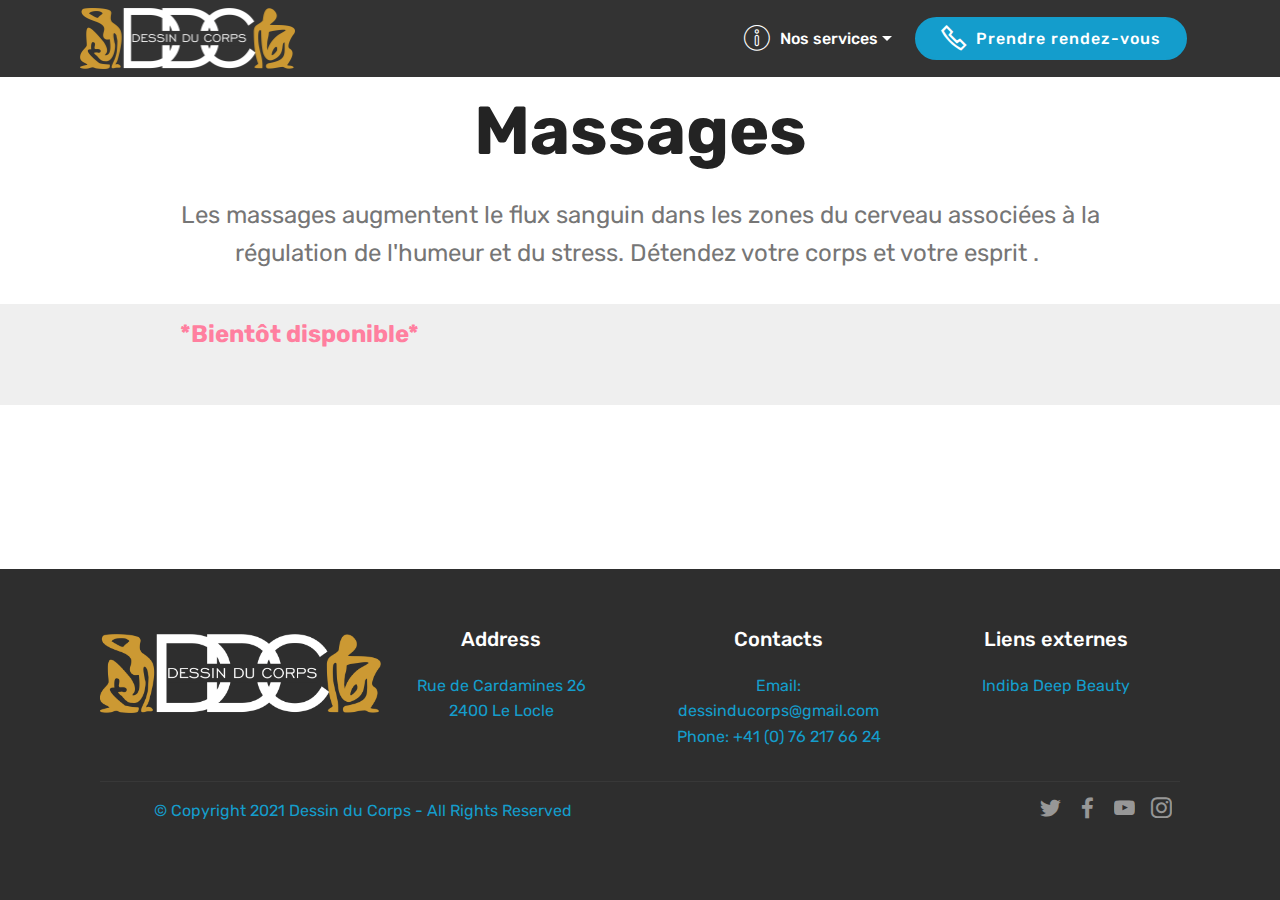
<file: massages.html>
<!DOCTYPE html>
<html  >
<head>
  <!-- Site made with Mobirise Website Builder v4.12.3, https://mobirise.com -->
  <meta charset="UTF-8">
  <meta http-equiv="X-UA-Compatible" content="IE=edge">
  <meta name="generator" content="Mobirise v4.12.3, mobirise.com">
  <meta name="viewport" content="width=device-width, initial-scale=1, minimum-scale=1">
  <link rel="shortcut icon" href="assets/images/logtipo-squareish-128x91.png" type="image/x-icon">
  <meta name="description" content="Massages  - Dessin du Corps">
  
  
  <title>Massages</title>
  <link rel="stylesheet" href="assets/web/assets/mobirise-icons2/mobirise2.css">
  <link rel="stylesheet" href="assets/web/assets/mobirise-icons/mobirise-icons.css">
  <link rel="stylesheet" href="assets/bootstrap/css/bootstrap.min.css">
  <link rel="stylesheet" href="assets/bootstrap/css/bootstrap-grid.min.css">
  <link rel="stylesheet" href="assets/bootstrap/css/bootstrap-reboot.min.css">
  <link rel="stylesheet" href="assets/tether/tether.min.css">
  <link rel="stylesheet" href="assets/dropdown/css/style.css">
  <link rel="stylesheet" href="assets/socicon/css/styles.css">
  <link rel="stylesheet" href="assets/theme/css/style.css">
  <link rel="preload" as="style" href="assets/mobirise/css/mbr-additional.css"><link rel="stylesheet" href="assets/mobirise/css/mbr-additional.css" type="text/css">
  
  
  
</head>
<body>
  <section class="menu cid-rXcQF2wVwW" once="menu" id="menu1-f">

    

    <nav class="navbar navbar-expand beta-menu navbar-dropdown align-items-center navbar-fixed-top navbar-toggleable-sm">
        <button class="navbar-toggler navbar-toggler-right" type="button" data-toggle="collapse" data-target="#navbarSupportedContent" aria-controls="navbarSupportedContent" aria-expanded="false" aria-label="Toggle navigation">
            <div class="hamburger">
                <span></span>
                <span></span>
                <span></span>
                <span></span>
            </div>
        </button>
        <div class="menu-logo">
            <div class="navbar-brand">
                <span class="navbar-logo">
                    <a href="index.html">
                         <img src="assets/images/logtipo-dessin-du-corps-letras-branco-com-transparncia2-432x122.png" alt="Dessin du Corps" title="Direction -> Succès et Bonheur" style="height: 3.8rem;">
                    </a>
                </span>
                
            </div>
        </div>
        <div class="collapse navbar-collapse" id="navbarSupportedContent">
            <ul class="navbar-nav nav-dropdown" data-app-modern-menu="true"><li class="nav-item dropdown open"><a class="nav-link link text-white dropdown-toggle display-4" href="index.html#features8-5" data-toggle="dropdown-submenu" aria-expanded="true"><span class="mbri-info mbr-iconfont mbr-iconfont-btn"></span>Nos services</a><div class="dropdown-menu"><a class="text-white dropdown-item display-4" href="facetreatments.html" aria-expanded="false">Soins du Visage</a><a class="text-white dropdown-item display-4" href="bodytreatments.html" aria-expanded="false">Soins du Corps</a><a class="text-white dropdown-item display-4" href="massages.html">Massages<br></a></div></li></ul>
            <div class="navbar-buttons mbr-section-btn"><a class="btn btn-sm btn-primary display-4" href="tel:+41762176624"><span class="mobi-mbri mobi-mbri-phone mbr-iconfont mbr-iconfont-btn"></span>
                    
                    Prendre rendez-vous</a></div>
        </div>
    </nav>
</section>

<section class="engine"><a href="https://mobirise.info/l">free site templates</a></section><section class="header1 cid-sapPNM560P" id="header16-i">

    

    

    <div class="container">
        <div class="row justify-content-md-center">
            <div class="col-md-10 align-center">
                <h1 class="mbr-section-title mbr-bold pb-3 mbr-fonts-style display-1">
                    Massages</h1>
                
                <p class="mbr-text pb-3 mbr-fonts-style display-5">Les massages augmentent le flux sanguin dans les zones du cerveau associées à la régulation de l'humeur et du stress. Détendez votre corps et votre esprit .&nbsp;</p>
                
            </div>
        </div>
    </div>

</section>

<section class="mbr-section info1 cid-sBitJbFLYK" id="info1-1t">

    

    
    <div class="container">
        <div class="row justify-content-center content-row">
            <div class="media-container-column title col-12 col-lg-7 col-md-6">
                <h3 class="mbr-section-subtitle align-left mbr-light pb-3 mbr-fonts-style display-5"><strong>*Bientôt disponible*</strong></h3>
                
            </div>
            <div class="media-container-column col-12 col-lg-3 col-md-4">
                
            </div>
        </div>
    </div>
</section>

<section class="cid-sBitzKcvom mbr-reveal" id="footer1-1s">

    

    

    <div class="container">
        <div class="media-container-row content text-white">
            <div class="col-12 col-md-3">
                <div class="media-wrap">
                    <a href="index.html">
                        <img src="assets/images/logtipo-dessin-du-corps-letras-branco-com-transparncia2-bottomlogo-448x153.png" alt="Dessin du Corps" title="Direction -> Succès et Bonheur">
                    </a>
                </div>
            </div>
            <div class="col-12 col-md-3 mbr-fonts-style display-7">
                <h5 class="pb-3">
                    Address
                </h5>
                <p class="mbr-text"><a href="https://goo.gl/maps/J8Wyn2z5hUHqRDfAA" target="_blank">Rue de Cardamines 26</a><br><a href="https://goo.gl/maps/J8Wyn2z5hUHqRDfAA" target="_blank">2400 Le Locle</a></p>
            </div>
            <div class="col-12 col-md-3 mbr-fonts-style display-7">
                <h5 class="pb-3">
                    Contacts
                </h5>
                <p class="mbr-text">
                    <a href="mailto:dessinducorps@gmail.com">Email: dessinducorps@gmail.com
                    </a><br><a href="tel:+41762176624">Phone: +41 (0) 76&nbsp;217 66 24</a></p>
            </div>
            <div class="col-12 col-md-3 mbr-fonts-style display-7">
                <h5 class="pb-3">
                    Liens externes</h5>
                <p class="mbr-text"><a href="https://www.indiba.com/fr/" target="_blank">Indiba Deep Beauty</a><br><br></p>
            </div>
        </div>
        <div class="footer-lower">
            <div class="media-container-row">
                <div class="col-sm-12">
                    <hr>
                </div>
            </div>
            <div class="media-container-row mbr-white">
                <div class="col-sm-6 copyright">
                    <p class="mbr-text mbr-fonts-style display-7">
                        © Copyright 2021 Dessin du Corps - All Rights Reserved
                    </p>
                </div>
                <div class="col-md-6">
                    <div class="social-list align-right">
                        <div class="soc-item">
                            <a href="https://twitter.com/dessinducorps" target="_blank">
                                <span class="mbr-iconfont mbr-iconfont-social socicon-twitter socicon"></span>
                            </a>
                        </div>
                        <div class="soc-item">
                            <a href="https://www.facebook.com/dessinducorps" target="_blank">
                                <span class="mbr-iconfont mbr-iconfont-social socicon-facebook socicon"></span>
                            </a>
                        </div>
                        <div class="soc-item">
                            <a href="https://www.youtube.com/channel/UCNEgQ-HX2s2sgNGgTTEzNZg" target="_blank">
                                <span class="mbr-iconfont mbr-iconfont-social socicon-youtube socicon"></span>
                            </a>
                        </div>
                        <div class="soc-item">
                            <a href="https://instagram.com/dessinducorps" target="_blank">
                                <span class="mbr-iconfont mbr-iconfont-social socicon-instagram socicon"></span>
                            </a>
                        </div>
                        
                        
                    </div>
                </div>
            </div>
        </div>
    </div>
</section>


  <script src="assets/web/assets/jquery/jquery.min.js"></script>
  <script src="assets/popper/popper.min.js"></script>
  <script src="assets/bootstrap/js/bootstrap.min.js"></script>
  <script src="assets/tether/tether.min.js"></script>
  <script src="assets/dropdown/js/nav-dropdown.js"></script>
  <script src="assets/dropdown/js/navbar-dropdown.js"></script>
  <script src="assets/touchswipe/jquery.touch-swipe.min.js"></script>
  <script src="assets/smoothscroll/smooth-scroll.js"></script>
  <script src="assets/theme/js/script.js"></script>
  
  
</body>
</html>
</file>
<file: assets/web/assets/mobirise-icons2/mobirise2.css>
@font-face {
  font-family: 'Moririse2';
  font-display: swap;
  src:  url('mobirise2.eot?f2bix4');
  src:  url('mobirise2.eot?f2bix4#iefix') format('embedded-opentype'),
    url('mobirise2.ttf?f2bix4') format('truetype'),
    url('mobirise2.woff?f2bix4') format('woff'),
    url('mobirise2.svg?f2bix4#mobirise2') format('svg');
  font-weight: normal;
  font-style: normal;
}

[class^="mobi-"], [class*=" mobi-"] {
  /* use !important to prevent issues with browser extensions that change fonts */
  font-family: 'Moririse2' !important;
  speak: none;
  font-style: normal;
  font-weight: normal;
  font-variant: normal;
  text-transform: none;
  line-height: 1;

  /* Better Font Rendering =========== */
  -webkit-font-smoothing: antialiased;
  -moz-osx-font-smoothing: grayscale;
}

.mobi-mbri-add-submenu:before {
  content: "\e900";
}
.mobi-mbri-alert:before {
  content: "\e901";
}
.mobi-mbri-align-center:before {
  content: "\e902";
}
.mobi-mbri-align-justify:before {
  content: "\e903";
}
.mobi-mbri-align-left:before {
  content: "\e904";
}
.mobi-mbri-align-right:before {
  content: "\e905";
}
.mobi-mbri-android:before {
  content: "\e906";
}
.mobi-mbri-apple:before {
  content: "\e907";
}
.mobi-mbri-arrow-down:before {
  content: "\e908";
}
.mobi-mbri-arrow-next:before {
  content: "\e909";
}
.mobi-mbri-arrow-prev:before {
  content: "\e90a";
}
.mobi-mbri-arrow-up:before {
  content: "\e90b";
}
.mobi-mbri-bold:before {
  content: "\e90c";
}
.mobi-mbri-bookmark:before {
  content: "\e90d";
}
.mobi-mbri-bootstrap:before {
  content: "\e90e";
}
.mobi-mbri-briefcase:before {
  content: "\e90f";
}
.mobi-mbri-browse:before {
  content: "\e910";
}
.mobi-mbri-bulleted-list:before {
  content: "\e911";
}
.mobi-mbri-calendar:before {
  content: "\e912";
}
.mobi-mbri-camera:before {
  content: "\e913";
}
.mobi-mbri-cart-add:before {
  content: "\e914";
}
.mobi-mbri-cart-full:before {
  content: "\e915";
}
.mobi-mbri-cash:before {
  content: "\e916";
}
.mobi-mbri-change-style:before {
  content: "\e917";
}
.mobi-mbri-chat:before {
  content: "\e918";
}
.mobi-mbri-clock:before {
  content: "\e919";
}
.mobi-mbri-close:before {
  content: "\e91a";
}
.mobi-mbri-cloud:before {
  content: "\e91b";
}
.mobi-mbri-code:before {
  content: "\e91c";
}
.mobi-mbri-contact-form:before {
  content: "\e91d";
}
.mobi-mbri-credit-card:before {
  content: "\e91e";
}
.mobi-mbri-cursor-click:before {
  content: "\e91f";
}
.mobi-mbri-cust-feedback:before {
  content: "\e920";
}
.mobi-mbri-database:before {
  content: "\e921";
}
.mobi-mbri-delivery:before {
  content: "\e922";
}
.mobi-mbri-desktop:before {
  content: "\e923";
}
.mobi-mbri-devices:before {
  content: "\e924";
}
.mobi-mbri-down:before {
  content: "\e925";
}
.mobi-mbri-download-2:before {
  content: "\e926";
}
.mobi-mbri-download:before {
  content: "\e927";
}
.mobi-mbri-drag-n-drop-2:before {
  content: "\e928";
}
.mobi-mbri-drag-n-drop:before {
  content: "\e929";
}
.mobi-mbri-edit-2:before {
  content: "\e92a";
}
.mobi-mbri-edit:before {
  content: "\e92b";
}
.mobi-mbri-error:before {
  content: "\e92c";
}
.mobi-mbri-extension:before {
  content: "\e92d";
}
.mobi-mbri-features:before {
  content: "\e92e";
}
.mobi-mbri-file:before {
  content: "\e92f";
}
.mobi-mbri-flag:before {
  content: "\e930";
}
.mobi-mbri-folder:before {
  content: "\e931";
}
.mobi-mbri-gift:before {
  content: "\e932";
}
.mobi-mbri-github:before {
  content: "\e933";
}
.mobi-mbri-globe-2:before {
  content: "\e934";
}
.mobi-mbri-globe:before {
  content: "\e935";
}
.mobi-mbri-growing-chart:before {
  content: "\e936";
}
.mobi-mbri-hearth:before {
  content: "\e937";
}
.mobi-mbri-help:before {
  content: "\e938";
}
.mobi-mbri-home:before {
  content: "\e939";
}
.mobi-mbri-hot-cup:before {
  content: "\e93a";
}
.mobi-mbri-idea:before {
  content: "\e93b";
}
.mobi-mbri-image-gallery:before {
  content: "\e93c";
}
.mobi-mbri-image-slider:before {
  content: "\e93d";
}
.mobi-mbri-info:before {
  content: "\e93e";
}
.mobi-mbri-italic:before {
  content: "\e93f";
}
.mobi-mbri-key:before {
  content: "\e940";
}
.mobi-mbri-laptop:before {
  content: "\e941";
}
.mobi-mbri-layers:before {
  content: "\e942";
}
.mobi-mbri-left-right:before {
  content: "\e943";
}
.mobi-mbri-left:before {
  content: "\e944";
}
.mobi-mbri-letter:before {
  content: "\e945";
}
.mobi-mbri-like:before {
  content: "\e946";
}
.mobi-mbri-link:before {
  content: "\e947";
}
.mobi-mbri-lock:before {
  content: "\e948";
}
.mobi-mbri-login:before {
  content: "\e949";
}
.mobi-mbri-logout:before {
  content: "\e94a";
}
.mobi-mbri-magic-stick:before {
  content: "\e94b";
}
.mobi-mbri-map-pin:before {
  content: "\e94c";
}
.mobi-mbri-menu:before {
  content: "\e94d";
}
.mobi-mbri-mobile-2:before {
  content: "\e94e";
}
.mobi-mbri-mobile-horizontal:before {
  content: "\e94f";
}
.mobi-mbri-mobile:before {
  content: "\e950";
}
.mobi-mbri-mobirise:before {
  content: "\e951";
}
.mobi-mbri-more-horizontal:before {
  content: "\e952";
}
.mobi-mbri-more-vertical:before {
  content: "\e953";
}
.mobi-mbri-music:before {
  content: "\e954";
}
.mobi-mbri-new-file:before {
  content: "\e955";
}
.mobi-mbri-numbered-list:before {
  content: "\e956";
}
.mobi-mbri-opened-folder:before {
  content: "\e957";
}
.mobi-mbri-pages:before {
  content: "\e958";
}
.mobi-mbri-paper-plane:before {
  content: "\e959";
}
.mobi-mbri-paperclip:before {
  content: "\e95a";
}
.mobi-mbri-phone:before {
  content: "\e95b";
}
.mobi-mbri-photo:before {
  content: "\e95c";
}
.mobi-mbri-photos:before {
  content: "\e95d";
}
.mobi-mbri-pin:before {
  content: "\e95e";
}
.mobi-mbri-play:before {
  content: "\e95f";
}
.mobi-mbri-plus:before {
  content: "\e960";
}
.mobi-mbri-preview:before {
  content: "\e961";
}
.mobi-mbri-print:before {
  content: "\e962";
}
.mobi-mbri-protect:before {
  content: "\e963";
}
.mobi-mbri-question:before {
  content: "\e964";
}
.mobi-mbri-quote-left:before {
  content: "\e965";
}
.mobi-mbri-quote-right:before {
  content: "\e966";
}
.mobi-mbri-redo:before {
  content: "\e967";
}
.mobi-mbri-refresh:before {
  content: "\e968";
}
.mobi-mbri-responsive-2:before {
  content: "\e969";
}
.mobi-mbri-responsive:before {
  content: "\e96a";
}
.mobi-mbri-right:before {
  content: "\e96b";
}
.mobi-mbri-rocket:before {
  content: "\e96c";
}
.mobi-mbri-sad-face:before {
  content: "\e96d";
}
.mobi-mbri-sale:before {
  content: "\e96e";
}
.mobi-mbri-save:before {
  content: "\e96f";
}
.mobi-mbri-search:before {
  content: "\e970";
}
.mobi-mbri-setting-2:before {
  content: "\e971";
}
.mobi-mbri-setting-3:before {
  content: "\e972";
}
.mobi-mbri-setting:before {
  content: "\e973";
}
.mobi-mbri-share:before {
  content: "\e974";
}
.mobi-mbri-shopping-bag:before {
  content: "\e975";
}
.mobi-mbri-shopping-basket:before {
  content: "\e976";
}
.mobi-mbri-shopping-cart:before {
  content: "\e977";
}
.mobi-mbri-sites:before {
  content: "\e978";
}
.mobi-mbri-smile-face:before {
  content: "\e979";
}
.mobi-mbri-speed:before {
  content: "\e97a";
}
.mobi-mbri-star:before {
  content: "\e97b";
}
.mobi-mbri-success:before {
  content: "\e97c";
}
.mobi-mbri-sun:before {
  content: "\e97d";
}
.mobi-mbri-sun2:before {
  content: "\e97e";
}
.mobi-mbri-tablet-vertical:before {
  content: "\e97f";
}
.mobi-mbri-tablet:before {
  content: "\e980";
}
.mobi-mbri-target:before {
  content: "\e981";
}
.mobi-mbri-timer:before {
  content: "\e982";
}
.mobi-mbri-to-ftp:before {
  content: "\e983";
}
.mobi-mbri-to-local-drive:before {
  content: "\e984";
}
.mobi-mbri-touch-swipe:before {
  content: "\e985";
}
.mobi-mbri-touch:before {
  content: "\e986";
}
.mobi-mbri-trash:before {
  content: "\e987";
}
.mobi-mbri-underline:before {
  content: "\e988";
}
.mobi-mbri-undo:before {
  content: "\e989";
}
.mobi-mbri-unlink:before {
  content: "\e98a";
}
.mobi-mbri-unlock:before {
  content: "\e98b";
}
.mobi-mbri-up-down:before {
  content: "\e98c";
}
.mobi-mbri-up:before {
  content: "\e98d";
}
.mobi-mbri-update:before {
  content: "\e98e";
}
.mobi-mbri-upload-2:before {
  content: "\e98f";
}
.mobi-mbri-upload:before {
  content: "\e990";
}
.mobi-mbri-user-2:before {
  content: "\e991";
}
.mobi-mbri-user:before {
  content: "\e992";
}
.mobi-mbri-users:before {
  content: "\e993";
}
.mobi-mbri-video-play:before {
  content: "\e994";
}
.mobi-mbri-video:before {
  content: "\e995";
}
.mobi-mbri-watch:before {
  content: "\e996";
}
.mobi-mbri-website-theme-2:before {
  content: "\e997";
}
.mobi-mbri-website-theme:before {
  content: "\e998";
}
.mobi-mbri-wifi:before {
  content: "\e999";
}
.mobi-mbri-windows:before {
  content: "\e99a";
}
.mobi-mbri-zoom-in:before {
  content: "\e99b";
}
.mobi-mbri-zoom-out:before {
  content: "\e99c";
}
</file>
<file: assets/web/assets/mobirise-icons/mobirise-icons.css>
@font-face {
  font-family: 'MobiriseIcons';
  src:  url('mobirise-icons.eot?spat4u');
  src:  url('mobirise-icons.eot?spat4u#iefix') format('embedded-opentype'),
    url('mobirise-icons.ttf?spat4u') format('truetype'),
    url('mobirise-icons.woff?spat4u') format('woff'),
    url('mobirise-icons.svg?spat4u#MobiriseIcons') format('svg');
  font-weight: normal;
  font-style: normal;
  font-display: swap;
}

[class^="mbri-"], [class*=" mbri-"] {
  /* use !important to prevent issues with browser extensions that change fonts */
  font-family: MobiriseIcons !important;
  speak: none;
  font-style: normal;
  font-weight: normal;
  font-variant: normal;
  text-transform: none;
  line-height: 1;

  /* Better Font Rendering =========== */
  -webkit-font-smoothing: antialiased;
  -moz-osx-font-smoothing: grayscale;
}

.mbri-add-submenu:before {
  content: "\e900";
}
.mbri-alert:before {
  content: "\e901";
}
.mbri-align-center:before {
  content: "\e902";
}
.mbri-align-justify:before {
  content: "\e903";
}
.mbri-align-left:before {
  content: "\e904";
}
.mbri-align-right:before {
  content: "\e905";
}
.mbri-android:before {
  content: "\e906";
}
.mbri-apple:before {
  content: "\e907";
}
.mbri-arrow-down:before {
  content: "\e908";
}
.mbri-arrow-next:before {
  content: "\e909";
}
.mbri-arrow-prev:before {
  content: "\e90a";
}
.mbri-arrow-up:before {
  content: "\e90b";
}
.mbri-bold:before {
  content: "\e90c";
}
.mbri-bookmark:before {
  content: "\e90d";
}
.mbri-bootstrap:before {
  content: "\e90e";
}
.mbri-briefcase:before {
  content: "\e90f";
}
.mbri-browse:before {
  content: "\e910";
}
.mbri-bulleted-list:before {
  content: "\e911";
}
.mbri-calendar:before {
  content: "\e912";
}
.mbri-camera:before {
  content: "\e913";
}
.mbri-cart-add:before {
  content: "\e914";
}
.mbri-cart-full:before {
  content: "\e915";
}
.mbri-cash:before {
  content: "\e916";
}
.mbri-change-style:before {
  content: "\e917";
}
.mbri-chat:before {
  content: "\e918";
}
.mbri-clock:before {
  content: "\e919";
}
.mbri-close:before {
  content: "\e91a";
}
.mbri-cloud:before {
  content: "\e91b";
}
.mbri-code:before {
  content: "\e91c";
}
.mbri-contact-form:before {
  content: "\e91d";
}
.mbri-credit-card:before {
  content: "\e91e";
}
.mbri-cursor-click:before {
  content: "\e91f";
}
.mbri-cust-feedback:before {
  content: "\e920";
}
.mbri-database:before {
  content: "\e921";
}
.mbri-delivery:before {
  content: "\e922";
}
.mbri-desktop:before {
  content: "\e923";
}
.mbri-devices:before {
  content: "\e924";
}
.mbri-down:before {
  content: "\e925";
}
.mbri-download:before {
  content: "\e989";
}
.mbri-drag-n-drop:before {
  content: "\e927";
}
.mbri-drag-n-drop2:before {
  content: "\e928";
}
.mbri-edit:before {
  content: "\e929";
}
.mbri-edit2:before {
  content: "\e92a";
}
.mbri-error:before {
  content: "\e92b";
}
.mbri-extension:before {
  content: "\e92c";
}
.mbri-features:before {
  content: "\e92d";
}
.mbri-file:before {
  content: "\e92e";
}
.mbri-flag:before {
  content: "\e92f";
}
.mbri-folder:before {
  content: "\e930";
}
.mbri-gift:before {
  content: "\e931";
}
.mbri-github:before {
  content: "\e932";
}
.mbri-globe:before {
  content: "\e933";
}
.mbri-globe-2:before {
  content: "\e934";
}
.mbri-growing-chart:before {
  content: "\e935";
}
.mbri-hearth:before {
  content: "\e936";
}
.mbri-help:before {
  content: "\e937";
}
.mbri-home:before {
  content: "\e938";
}
.mbri-hot-cup:before {
  content: "\e939";
}
.mbri-idea:before {
  content: "\e93a";
}
.mbri-image-gallery:before {
  content: "\e93b";
}
.mbri-image-slider:before {
  content: "\e93c";
}
.mbri-info:before {
  content: "\e93d";
}
.mbri-italic:before {
  content: "\e93e";
}
.mbri-key:before {
  content: "\e93f";
}
.mbri-laptop:before {
  content: "\e940";
}
.mbri-layers:before {
  content: "\e941";
}
.mbri-left-right:before {
  content: "\e942";
}
.mbri-left:before {
  content: "\e943";
}
.mbri-letter:before {
  content: "\e944";
}
.mbri-like:before {
  content: "\e945";
}
.mbri-link:before {
  content: "\e946";
}
.mbri-lock:before {
  content: "\e947";
}
.mbri-login:before {
  content: "\e948";
}
.mbri-logout:before {
  content: "\e949";
}
.mbri-magic-stick:before {
  content: "\e94a";
}
.mbri-map-pin:before {
  content: "\e94b";
}
.mbri-menu:before {
  content: "\e94c";
}
.mbri-mobile:before {
  content: "\e94d";
}
.mbri-mobile2:before {
  content: "\e94e";
}
.mbri-mobirise:before {
  content: "\e94f";
}
.mbri-more-horizontal:before {
  content: "\e950";
}
.mbri-more-vertical:before {
  content: "\e951";
}
.mbri-music:before {
  content: "\e952";
}
.mbri-new-file:before {
  content: "\e953";
}
.mbri-numbered-list:before {
  content: "\e954";
}
.mbri-opened-folder:before {
  content: "\e955";
}
.mbri-pages:before {
  content: "\e956";
}
.mbri-paper-plane:before {
  content: "\e957";
}
.mbri-paperclip:before {
  content: "\e958";
}
.mbri-photo:before {
  content: "\e959";
}
.mbri-photos:before {
  content: "\e95a";
}
.mbri-pin:before {
  content: "\e95b";
}
.mbri-play:before {
  content: "\e95c";
}
.mbri-plus:before {
  content: "\e95d";
}
.mbri-preview:before {
  content: "\e95e";
}
.mbri-print:before {
  content: "\e95f";
}
.mbri-protect:before {
  content: "\e960";
}
.mbri-question:before {
  content: "\e961";
}
.mbri-quote-left:before {
  content: "\e962";
}
.mbri-quote-right:before {
  content: "\e963";
}
.mbri-refresh:before {
  content: "\e964";
}
.mbri-responsive:before {
  content: "\e965";
}
.mbri-right:before {
  content: "\e966";
}
.mbri-rocket:before {
  content: "\e967";
}
.mbri-sad-face:before {
  content: "\e968";
}
.mbri-sale:before {
  content: "\e969";
}
.mbri-save:before {
  content: "\e96a";
}
.mbri-search:before {
  content: "\e96b";
}
.mbri-setting:before {
  content: "\e96c";
}
.mbri-setting2:before {
  content: "\e96d";
}
.mbri-setting3:before {
  content: "\e96e";
}
.mbri-share:before {
  content: "\e96f";
}
.mbri-shopping-bag:before {
  content: "\e970";
}
.mbri-shopping-basket:before {
  content: "\e971";
}
.mbri-shopping-cart:before {
  content: "\e972";
}
.mbri-sites:before {
  content: "\e973";
}
.mbri-smile-face:before {
  content: "\e974";
}
.mbri-speed:before {
  content: "\e975";
}
.mbri-star:before {
  content: "\e976";
}
.mbri-success:before {
  content: "\e977";
}
.mbri-sun:before {
  content: "\e978";
}
.mbri-sun2:before {
  content: "\e979";
}
.mbri-tablet:before {
  content: "\e97a";
}
.mbri-tablet-vertical:before {
  content: "\e97b";
}
.mbri-target:before {
  content: "\e97c";
}
.mbri-timer:before {
  content: "\e97d";
}
.mbri-to-ftp:before {
  content: "\e97e";
}
.mbri-to-local-drive:before {
  content: "\e97f";
}
.mbri-touch-swipe:before {
  content: "\e980";
}
.mbri-touch:before {
  content: "\e981";
}
.mbri-trash:before {
  content: "\e982";
}
.mbri-underline:before {
  content: "\e983";
}
.mbri-unlink:before {
  content: "\e984";
}
.mbri-unlock:before {
  content: "\e985";
}
.mbri-up-down:before {
  content: "\e986";
}
.mbri-up:before {
  content: "\e987";
}
.mbri-update:before {
  content: "\e988";
}
.mbri-upload:before {
 content: "\e926"; 
}
.mbri-user:before {
  content: "\e98a";
}
.mbri-user2:before {
  content: "\e98b";
}
.mbri-users:before {
  content: "\e98c";
}
.mbri-video:before {
  content: "\e98d";
}
.mbri-video-play:before {
  content: "\e98e";
}
.mbri-watch:before {
  content: "\e98f";
}
.mbri-website-theme:before {
  content: "\e990";
}
.mbri-wifi:before {
  content: "\e991";
}
.mbri-windows:before {
  content: "\e992";
}
.mbri-zoom-out:before {
  content: "\e993";
}
.mbri-redo:before {
  content: "\e994";
}
.mbri-undo:before {
  content: "\e995";
}
</file>
<file: assets/socicon/css/styles.css>
@charset "UTF-8";

@font-face {
  font-family: 'Socicon';
  src:  url('../fonts/socicon.eot');
  src:  url('../fonts/socicon.eot?#iefix') format('embedded-opentype'),
    url('../fonts/socicon.woff2') format('woff2'),
    url('../fonts/socicon.ttf') format('truetype'),
    url('../fonts/socicon.woff') format('woff'),
    url('../fonts/socicon.svg#socicon') format('svg');
  font-weight: normal;
  font-style: normal;
}

[data-icon]:before {
  font-family: "socicon" !important;
  content: attr(data-icon);
  font-style: normal !important;
  font-weight: normal !important;
  font-variant: normal !important;
  text-transform: none !important;
  speak: none;
  line-height: 1;
  -webkit-font-smoothing: antialiased;
  -moz-osx-font-smoothing: grayscale;
}

[class^="socicon-"], [class*=" socicon-"] {
  /* use !important to prevent issues with browser extensions that change fonts */
  font-family: 'Socicon' !important;
  speak: none;
  font-style: normal;
  font-weight: normal;
  font-variant: normal;
  text-transform: none;
  line-height: 1;

  /* Better Font Rendering =========== */
  -webkit-font-smoothing: antialiased;
  -moz-osx-font-smoothing: grayscale;
}

.socicon-eitaa:before {
  content: "\e97c";
}
.socicon-soroush:before {
  content: "\e97d";
}
.socicon-bale:before {
  content: "\e97e";
}
.socicon-zazzle:before {
  content: "\e97b";
}
.socicon-society6:before {
  content: "\e97a";
}
.socicon-redbubble:before {
  content: "\e979";
}
.socicon-avvo:before {
  content: "\e978";
}
.socicon-stitcher:before {
  content: "\e977";
}
.socicon-googlehangouts:before {
  content: "\e974";
}
.socicon-dlive:before {
  content: "\e975";
}
.socicon-vsco:before {
  content: "\e976";
}
.socicon-flipboard:before {
  content: "\e973";
}
.socicon-ubuntu:before {
  content: "\e958";
}
.socicon-artstation:before {
  content: "\e959";
}
.socicon-invision:before {
  content: "\e95a";
}
.socicon-torial:before {
  content: "\e95b";
}
.socicon-collectorz:before {
  content: "\e95c";
}
.socicon-seenthis:before {
  content: "\e95d";
}
.socicon-googleplaymusic:before {
  content: "\e95e";
}
.socicon-debian:before {
  content: "\e95f";
}
.socicon-filmfreeway:before {
  content: "\e960";
}
.socicon-gnome:before {
  content: "\e961";
}
.socicon-itchio:before {
  content: "\e962";
}
.socicon-jamendo:before {
  content: "\e963";
}
.socicon-mix:before {
  content: "\e964";
}
.socicon-sharepoint:before {
  content: "\e965";
}
.socicon-tinder:before {
  content: "\e966";
}
.socicon-windguru:before {
  content: "\e967";
}
.socicon-cdbaby:before {
  content: "\e968";
}
.socicon-elementaryos:before {
  content: "\e969";
}
.socicon-stage32:before {
  content: "\e96a";
}
.socicon-tiktok:before {
  content: "\e96b";
}
.socicon-gitter:before {
  content: "\e96c";
}
.socicon-letterboxd:before {
  content: "\e96d";
}
.socicon-threema:before {
  content: "\e96e";
}
.socicon-splice:before {
  content: "\e96f";
}
.socicon-metapop:before {
  content: "\e970";
}
.socicon-naver:before {
  content: "\e971";
}
.socicon-remote:before {
  content: "\e972";
}
.socicon-internet:before {
  content: "\e957";
}
.socicon-moddb:before {
  content: "\e94b";
}
.socicon-indiedb:before {
  content: "\e94c";
}
.socicon-traxsource:before {
  content: "\e94d";
}
.socicon-gamefor:before {
  content: "\e94e";
}
.socicon-pixiv:before {
  content: "\e94f";
}
.socicon-myanimelist:before {
  content: "\e950";
}
.socicon-blackberry:before {
  content: "\e951";
}
.socicon-wickr:before {
  content: "\e952";
}
.socicon-spip:before {
  content: "\e953";
}
.socicon-napster:before {
  content: "\e954";
}
.socicon-beatport:before {
  content: "\e955";
}
.socicon-hackerone:before {
  content: "\e956";
}
.socicon-hackernews:before {
  content: "\e946";
}
.socicon-smashwords:before {
  content: "\e947";
}
.socicon-kobo:before {
  content: "\e948";
}
.socicon-bookbub:before {
  content: "\e949";
}
.socicon-mailru:before {
  content: "\e94a";
}
.socicon-gitlab:before {
  content: "\e945";
}
.socicon-instructables:before {
  content: "\e944";
}
.socicon-portfolio:before {
  content: "\e943";
}
.socicon-codered:before {
  content: "\e940";
}
.socicon-origin:before {
  content: "\e941";
}
.socicon-nextdoor:before {
  content: "\e942";
}
.socicon-udemy:before {
  content: "\e93f";
}
.socicon-livemaster:before {
  content: "\e93e";
}
.socicon-crunchbase:before {
  content: "\e93b";
}
.socicon-homefy:before {
  content: "\e93c";
}
.socicon-calendly:before {
  content: "\e93d";
}
.socicon-realtor:before {
  content: "\e90f";
}
.socicon-tidal:before {
  content: "\e910";
}
.socicon-qobuz:before {
  content: "\e911";
}
.socicon-natgeo:before {
  content: "\e912";
}
.socicon-mastodon:before {
  content: "\e913";
}
.socicon-unsplash:before {
  content: "\e914";
}
.socicon-homeadvisor:before {
  content: "\e915";
}
.socicon-angieslist:before {
  content: "\e916";
}
.socicon-codepen:before {
  content: "\e917";
}
.socicon-slack:before {
  content: "\e918";
}
.socicon-openaigym:before {
  content: "\e919";
}
.socicon-logmein:before {
  content: "\e91a";
}
.socicon-fiverr:before {
  content: "\e91b";
}
.socicon-gotomeeting:before {
  content: "\e91c";
}
.socicon-aliexpress:before {
  content: "\e91d";
}
.socicon-guru:before {
  content: "\e91e";
}
.socicon-appstore:before {
  content: "\e91f";
}
.socicon-homes:before {
  content: "\e920";
}
.socicon-zoom:before {
  content: "\e921";
}
.socicon-alibaba:before {
  content: "\e922";
}
.socicon-craigslist:before {
  content: "\e923";
}
.socicon-wix:before {
  content: "\e924";
}
.socicon-redfin:before {
  content: "\e925";
}
.socicon-googlecalendar:before {
  content: "\e926";
}
.socicon-shopify:before {
  content: "\e927";
}
.socicon-freelancer:before {
  content: "\e928";
}
.socicon-seedrs:before {
  content: "\e929";
}
.socicon-bing:before {
  content: "\e92a";
}
.socicon-doodle:before {
  content: "\e92b";
}
.socicon-bonanza:before {
  content: "\e92c";
}
.socicon-squarespace:before {
  content: "\e92d";
}
.socicon-toptal:before {
  content: "\e92e";
}
.socicon-gust:before {
  content: "\e92f";
}
.socicon-ask:before {
  content: "\e930";
}
.socicon-trulia:before {
  content: "\e931";
}
.socicon-loomly:before {
  content: "\e932";
}
.socicon-ghost:before {
  content: "\e933";
}
.socicon-upwork:before {
  content: "\e934";
}
.socicon-fundable:before {
  content: "\e935";
}
.socicon-booking:before {
  content: "\e936";
}
.socicon-googlemaps:before {
  content: "\e937";
}
.socicon-zillow:before {
  content: "\e938";
}
.socicon-niconico:before {
  content: "\e939";
}
.socicon-toneden:before {
  content: "\e93a";
}
.socicon-augment:before {
  content: "\e908";
}
.socicon-bitbucket:before {
  content: "\e909";
}
.socicon-fyuse:before {
  content: "\e90a";
}
.socicon-yt-gaming:before {
  content: "\e90b";
}
.socicon-sketchfab:before {
  content: "\e90c";
}
.socicon-mobcrush:before {
  content: "\e90d";
}
.socicon-microsoft:before {
  content: "\e90e";
}
.socicon-pandora:before {
  content: "\e907";
}
.socicon-messenger:before {
  content: "\e906";
}
.socicon-gamewisp:before {
  content: "\e905";
}
.socicon-bloglovin:before {
  content: "\e904";
}
.socicon-tunein:before {
  content: "\e903";
}
.socicon-gamejolt:before {
  content: "\e901";
}
.socicon-trello:before {
  content: "\e902";
}
.socicon-spreadshirt:before {
  content: "\e900";
}
.socicon-500px:before {
  content: "\e000";
}
.socicon-8tracks:before {
  content: "\e001";
}
.socicon-airbnb:before {
  content: "\e002";
}
.socicon-alliance:before {
  content: "\e003";
}
.socicon-amazon:before {
  content: "\e004";
}
.socicon-amplement:before {
  content: "\e005";
}
.socicon-android:before {
  content: "\e006";
}
.socicon-angellist:before {
  content: "\e007";
}
.socicon-apple:before {
  content: "\e008";
}
.socicon-appnet:before {
  content: "\e009";
}
.socicon-baidu:before {
  content: "\e00a";
}
.socicon-bandcamp:before {
  content: "\e00b";
}
.socicon-battlenet:before {
  content: "\e00c";
}
.socicon-mixer:before {
  content: "\e00d";
}
.socicon-bebee:before {
  content: "\e00e";
}
.socicon-bebo:before {
  content: "\e00f";
}
.socicon-behance:before {
  content: "\e010";
}
.socicon-blizzard:before {
  content: "\e011";
}
.socicon-blogger:before {
  content: "\e012";
}
.socicon-buffer:before {
  content: "\e013";
}
.socicon-chrome:before {
  content: "\e014";
}
.socicon-coderwall:before {
  content: "\e015";
}
.socicon-curse:before {
  content: "\e016";
}
.socicon-dailymotion:before {
  content: "\e017";
}
.socicon-deezer:before {
  content: "\e018";
}
.socicon-delicious:before {
  content: "\e019";
}
.socicon-deviantart:before {
  content: "\e01a";
}
.socicon-diablo:before {
  content: "\e01b";
}
.socicon-digg:before {
  content: "\e01c";
}
.socicon-discord:before {
  content: "\e01d";
}
.socicon-disqus:before {
  content: "\e01e";
}
.socicon-douban:before {
  content: "\e01f";
}
.socicon-draugiem:before {
  content: "\e020";
}
.socicon-dribbble:before {
  content: "\e021";
}
.socicon-drupal:before {
  content: "\e022";
}
.socicon-ebay:before {
  content: "\e023";
}
.socicon-ello:before {
  content: "\e024";
}
.socicon-endomodo:before {
  content: "\e025";
}
.socicon-envato:before {
  content: "\e026";
}
.socicon-etsy:before {
  content: "\e027";
}
.socicon-facebook:before {
  content: "\e028";
}
.socicon-feedburner:before {
  content: "\e029";
}
.socicon-filmweb:before {
  content: "\e02a";
}
.socicon-firefox:before {
  content: "\e02b";
}
.socicon-flattr:before {
  content: "\e02c";
}
.socicon-flickr:before {
  content: "\e02d";
}
.socicon-formulr:before {
  content: "\e02e";
}
.socicon-forrst:before {
  content: "\e02f";
}
.socicon-foursquare:before {
  content: "\e030";
}
.socicon-friendfeed:before {
  content: "\e031";
}
.socicon-github:before {
  content: "\e032";
}
.socicon-goodreads:before {
  content: "\e033";
}
.socicon-google:before {
  content: "\e034";
}
.socicon-googlescholar:before {
  content: "\e035";
}
.socicon-googlegroups:before {
  content: "\e036";
}
.socicon-googlephotos:before {
  content: "\e037";
}
.socicon-googleplus:before {
  content: "\e038";
}
.socicon-grooveshark:before {
  content: "\e039";
}
.socicon-hackerrank:before {
  content: "\e03a";
}
.socicon-hearthstone:before {
  content: "\e03b";
}
.socicon-hellocoton:before {
  content: "\e03c";
}
.socicon-heroes:before {
  content: "\e03d";
}
.socicon-smashcast:before {
  content: "\e03e";
}
.socicon-horde:before {
  content: "\e03f";
}
.socicon-houzz:before {
  content: "\e040";
}
.socicon-icq:before {
  content: "\e041";
}
.socicon-identica:before {
  content: "\e042";
}
.socicon-imdb:before {
  content: "\e043";
}
.socicon-instagram:before {
  content: "\e044";
}
.socicon-issuu:before {
  content: "\e045";
}
.socicon-istock:before {
  content: "\e046";
}
.socicon-itunes:before {
  content: "\e047";
}
.socicon-keybase:before {
  content: "\e048";
}
.socicon-lanyrd:before {
  content: "\e049";
}
.socicon-lastfm:before {
  content: "\e04a";
}
.socicon-line:before {
  content: "\e04b";
}
.socicon-linkedin:before {
  content: "\e04c";
}
.socicon-livejournal:before {
  content: "\e04d";
}
.socicon-lyft:before {
  content: "\e04e";
}
.socicon-macos:before {
  content: "\e04f";
}
.socicon-mail:before {
  content: "\e050";
}
.socicon-medium:before {
  content: "\e051";
}
.socicon-meetup:before {
  content: "\e052";
}
.socicon-mixcloud:before {
  content: "\e053";
}
.socicon-modelmayhem:before {
  content: "\e054";
}
.socicon-mumble:before {
  content: "\e055";
}
.socicon-myspace:before {
  content: "\e056";
}
.socicon-newsvine:before {
  content: "\e057";
}
.socicon-nintendo:before {
  content: "\e058";
}
.socicon-npm:before {
  content: "\e059";
}
.socicon-odnoklassniki:before {
  content: "\e05a";
}
.socicon-openid:before {
  content: "\e05b";
}
.socicon-opera:before {
  content: "\e05c";
}
.socicon-outlook:before {
  content: "\e05d";
}
.socicon-overwatch:before {
  content: "\e05e";
}
.socicon-patreon:before {
  content: "\e05f";
}
.socicon-paypal:before {
  content: "\e060";
}
.socicon-periscope:before {
  content: "\e061";
}
.socicon-persona:before {
  content: "\e062";
}
.socicon-pinterest:before {
  content: "\e063";
}
.socicon-play:before {
  content: "\e064";
}
.socicon-player:before {
  content: "\e065";
}
.socicon-playstation:before {
  content: "\e066";
}
.socicon-pocket:before {
  content: "\e067";
}
.socicon-qq:before {
  content: "\e068";
}
.socicon-quora:before {
  content: "\e069";
}
.socicon-raidcall:before {
  content: "\e06a";
}
.socicon-ravelry:before {
  content: "\e06b";
}
.socicon-reddit:before {
  content: "\e06c";
}
.socicon-renren:before {
  content: "\e06d";
}
.socicon-researchgate:before {
  content: "\e06e";
}
.socicon-residentadvisor:before {
  content: "\e06f";
}
.socicon-reverbnation:before {
  content: "\e070";
}
.socicon-rss:before {
  content: "\e071";
}
.socicon-sharethis:before {
  content: "\e072";
}
.socicon-skype:before {
  content: "\e073";
}
.socicon-slideshare:before {
  content: "\e074";
}
.socicon-smugmug:before {
  content: "\e075";
}
.socicon-snapchat:before {
  content: "\e076";
}
.socicon-songkick:before {
  content: "\e077";
}
.socicon-soundcloud:before {
  content: "\e078";
}
.socicon-spotify:before {
  content: "\e079";
}
.socicon-stackexchange:before {
  content: "\e07a";
}
.socicon-stackoverflow:before {
  content: "\e07b";
}
.socicon-starcraft:before {
  content: "\e07c";
}
.socicon-stayfriends:before {
  content: "\e07d";
}
.socicon-steam:before {
  content: "\e07e";
}
.socicon-storehouse:before {
  content: "\e07f";
}
.socicon-strava:before {
  content: "\e080";
}
.socicon-streamjar:before {
  content: "\e081";
}
.socicon-stumbleupon:before {
  content: "\e082";
}
.socicon-swarm:before {
  content: "\e083";
}
.socicon-teamspeak:before {
  content: "\e084";
}
.socicon-teamviewer:before {
  content: "\e085";
}
.socicon-technorati:before {
  content: "\e086";
}
.socicon-telegram:before {
  content: "\e087";
}
.socicon-tripadvisor:before {
  content: "\e088";
}
.socicon-tripit:before {
  content: "\e089";
}
.socicon-triplej:before {
  content: "\e08a";
}
.socicon-tumblr:before {
  content: "\e08b";
}
.socicon-twitch:before {
  content: "\e08c";
}
.socicon-twitter:before {
  content: "\e08d";
}
.socicon-uber:before {
  content: "\e08e";
}
.socicon-ventrilo:before {
  content: "\e08f";
}
.socicon-viadeo:before {
  content: "\e090";
}
.socicon-viber:before {
  content: "\e091";
}
.socicon-viewbug:before {
  content: "\e092";
}
.socicon-vimeo:before {
  content: "\e093";
}
.socicon-vine:before {
  content: "\e094";
}
.socicon-vkontakte:before {
  content: "\e095";
}
.socicon-warcraft:before {
  content: "\e096";
}
.socicon-wechat:before {
  content: "\e097";
}
.socicon-weibo:before {
  content: "\e098";
}
.socicon-whatsapp:before {
  content: "\e099";
}
.socicon-wikipedia:before {
  content: "\e09a";
}
.socicon-windows:before {
  content: "\e09b";
}
.socicon-wordpress:before {
  content: "\e09c";
}
.socicon-wykop:before {
  content: "\e09d";
}
.socicon-xbox:before {
  content: "\e09e";
}
.socicon-xing:before {
  content: "\e09f";
}
.socicon-yahoo:before {
  content: "\e0a0";
}
.socicon-yammer:before {
  content: "\e0a1";
}
.socicon-yandex:before {
  content: "\e0a2";
}
.socicon-yelp:before {
  content: "\e0a3";
}
.socicon-younow:before {
  content: "\e0a4";
}
.socicon-youtube:before {
  content: "\e0a5";
}
.socicon-zapier:before {
  content: "\e0a6";
}
.socicon-zerply:before {
  content: "\e0a7";
}
.socicon-zomato:before {
  content: "\e0a8";
}
.socicon-zynga:before {
  content: "\e0a9";
}
</file>
<file: assets/dropdown/css/style.css>
.navbar-dropdown {
  left: 0;
  padding: 0;
  position: absolute;
  right: 0;
  top: 0;
  transition: all 0.45s ease;
  z-index: 1030;
  background: #282828; }
  .navbar-dropdown .navbar-logo {
    margin-right: 0.8rem;
    transition: margin 0.3s ease-in-out;
    vertical-align: middle; }
    .navbar-dropdown .navbar-logo img {
      height: 3.125rem;
      transition: all 0.3s ease-in-out; }
    .navbar-dropdown .navbar-logo.mbr-iconfont {
      font-size: 3.125rem;
      line-height: 3.125rem; }
  .navbar-dropdown .navbar-caption {
    font-weight: 700;
    white-space: normal;
    vertical-align: -4px;
    line-height: 3.125rem !important; }
    .navbar-dropdown .navbar-caption, .navbar-dropdown .navbar-caption:hover {
      color: inherit;
      text-decoration: none; }
  .navbar-dropdown .mbr-iconfont + .navbar-caption {
    vertical-align: -1px; }
  .navbar-dropdown.navbar-fixed-top {
    position: fixed; }
  .navbar-dropdown .navbar-brand span {
    vertical-align: -4px; }
  .navbar-dropdown.bg-color.transparent {
    background: none; }
  .navbar-dropdown.navbar-short .navbar-brand {
    padding: 0.625rem 0; }
    .navbar-dropdown.navbar-short .navbar-brand span {
      vertical-align: -1px; }
  .navbar-dropdown.navbar-short .navbar-caption {
    line-height: 2.375rem !important;
    vertical-align: -2px; }
  .navbar-dropdown.navbar-short .navbar-logo {
    margin-right: 0.5rem; }
    .navbar-dropdown.navbar-short .navbar-logo img {
      height: 2.375rem; }
    .navbar-dropdown.navbar-short .navbar-logo.mbr-iconfont {
      font-size: 2.375rem;
      line-height: 2.375rem; }
  .navbar-dropdown.navbar-short .mbr-table-cell {
    height: 3.625rem; }
  .navbar-dropdown .navbar-close {
    left: 0.6875rem;
    position: fixed;
    top: 0.75rem;
    z-index: 1000; }
  .navbar-dropdown .hamburger-icon {
    content: "";
    display: inline-block;
    vertical-align: middle;
    width: 16px;
    -webkit-box-shadow: 0 -6px 0 1px #282828,0 0 0 1px #282828,0 6px 0 1px #282828;
    -moz-box-shadow: 0 -6px 0 1px #282828,0 0 0 1px #282828,0 6px 0 1px #282828;
    box-shadow: 0 -6px 0 1px #282828,0 0 0 1px #282828,0 6px 0 1px #282828; }

.dropdown-menu .dropdown-toggle[data-toggle="dropdown-submenu"]::after {
  border-bottom: 0.35em solid transparent;
  border-left: 0.35em solid;
  border-right: 0;
  border-top: 0.35em solid transparent;
  margin-left: 0.3rem; }

.dropdown-menu .dropdown-item:focus {
  outline: 0; }

.nav-dropdown {
  font-size: 0.75rem;
  font-weight: 500;
  height: auto !important; }
  .nav-dropdown .nav-btn {
    padding-left: 1rem; }
  .nav-dropdown .link {
    margin: .667em 1.667em;
    font-weight: 500;
    padding: 0;
    transition: color .2s ease-in-out; }
    .nav-dropdown .link.dropdown-toggle {
      margin-right: 2.583em; }
      .nav-dropdown .link.dropdown-toggle::after {
        margin-left: .25rem;
        border-top: 0.35em solid;
        border-right: 0.35em solid transparent;
        border-left: 0.35em solid transparent;
        border-bottom: 0; }
      .nav-dropdown .link.dropdown-toggle[aria-expanded="true"] {
        margin: 0;
        padding: 0.667em 3.263em  0.667em 1.667em; }
  .nav-dropdown .link::after,
  .nav-dropdown .dropdown-item::after {
    color: inherit; }
  .nav-dropdown .btn {
    font-size: 0.75rem;
    font-weight: 700;
    letter-spacing: 0;
    margin-bottom: 0;
    padding-left: 1.25rem;
    padding-right: 1.25rem; }
  .nav-dropdown .dropdown-menu {
    border-radius: 0;
    border: 0;
    left: 0;
    margin: 0;
    padding-bottom: 1.25rem;
    padding-top: 1.25rem;
    position: relative; }
  .nav-dropdown .dropdown-submenu {
    margin-left: 0.125rem;
    top: 0; }
  .nav-dropdown .dropdown-item {
    font-weight: 500;
    line-height: 2;
    padding: 0.3846em 4.615em 0.3846em 1.5385em;
    position: relative;
    transition: color .2s ease-in-out, background-color .2s ease-in-out; }
    .nav-dropdown .dropdown-item::after {
      margin-top: -0.3077em;
      position: absolute;
      right: 1.1538em;
      top: 50%; }
    .nav-dropdown .dropdown-item:focus, .nav-dropdown .dropdown-item:hover {
      background: none; }

@media (max-width: 767px) {
  .nav-dropdown.navbar-toggleable-sm {
    bottom: 0;
    display: none;
    left: 0;
    overflow-x: hidden;
    position: fixed;
    top: 0;
    transform: translateX(-100%);
    -ms-transform: translateX(-100%);
    -webkit-transform: translateX(-100%);
    width: 18.75rem;
    z-index: 999; } }
.nav-dropdown.navbar-toggleable-xl {
  bottom: 0;
  display: none;
  left: 0;
  overflow-x: hidden;
  position: fixed;
  top: 0;
  transform: translateX(-100%);
  -ms-transform: translateX(-100%);
  -webkit-transform: translateX(-100%);
  width: 18.75rem;
  z-index: 999; }

.nav-dropdown-sm {
  display: block !important;
  overflow-x: hidden;
  overflow: auto;
  padding-top: 3.875rem; }
  .nav-dropdown-sm::after {
    content: "";
    display: block;
    height: 3rem;
    width: 100%; }
  .nav-dropdown-sm.collapse.in ~ .navbar-close {
    display: block !important; }
  .nav-dropdown-sm.collapsing, .nav-dropdown-sm.collapse.in {
    transform: translateX(0);
    -ms-transform: translateX(0);
    -webkit-transform: translateX(0);
    transition: all 0.25s ease-out;
    -webkit-transition: all 0.25s ease-out;
    background: #282828; }
  .nav-dropdown-sm.collapsing[aria-expanded="false"] {
    transform: translateX(-100%);
    -ms-transform: translateX(-100%);
    -webkit-transform: translateX(-100%); }
  .nav-dropdown-sm .nav-item {
    display: block;
    margin-left: 0 !important;
    padding-left: 0; }
  .nav-dropdown-sm .link,
  .nav-dropdown-sm .dropdown-item {
    border-top: 1px dotted rgba(255, 255, 255, 0.1);
    font-size: 0.8125rem;
    line-height: 1.6;
    margin: 0 !important;
    padding: 0.875rem 2.4rem 0.875rem 1.5625rem !important;
    position: relative;
    white-space: normal; }
    .nav-dropdown-sm .link:focus, .nav-dropdown-sm .link:hover,
    .nav-dropdown-sm .dropdown-item:focus,
    .nav-dropdown-sm .dropdown-item:hover {
      background: rgba(0, 0, 0, 0.2) !important;
      color: #c0a375; }
  .nav-dropdown-sm .nav-btn {
    position: relative;
    padding: 1.5625rem 1.5625rem 0 1.5625rem; }
    .nav-dropdown-sm .nav-btn::before {
      border-top: 1px dotted rgba(255, 255, 255, 0.1);
      content: "";
      left: 0;
      position: absolute;
      top: 0;
      width: 100%; }
    .nav-dropdown-sm .nav-btn + .nav-btn {
      padding-top: 0.625rem; }
      .nav-dropdown-sm .nav-btn + .nav-btn::before {
        display: none; }
  .nav-dropdown-sm .btn {
    padding: 0.625rem 0; }
  .nav-dropdown-sm .dropdown-toggle[data-toggle="dropdown-submenu"]::after {
    margin-left: .25rem;
    border-top: 0.35em solid;
    border-right: 0.35em solid transparent;
    border-left: 0.35em solid transparent;
    border-bottom: 0; }
  .nav-dropdown-sm .dropdown-toggle[data-toggle="dropdown-submenu"][aria-expanded="true"]::after {
    border-top: 0;
    border-right: 0.35em solid transparent;
    border-left: 0.35em solid transparent;
    border-bottom: 0.35em solid; }
  .nav-dropdown-sm .dropdown-menu {
    margin: 0;
    padding: 0;
    position: relative;
    top: 0;
    left: 0;
    width: 100%;
    border: 0;
    float: none;
    border-radius: 0;
    background: none; }
  .nav-dropdown-sm .dropdown-submenu {
    left: 100%;
    margin-left: 0.125rem;
    margin-top: -1.25rem;
    top: 0; }

.navbar-toggleable-sm .nav-dropdown .dropdown-menu {
  position: absolute; }

.navbar-toggleable-sm .nav-dropdown .dropdown-submenu {
  left: 100%;
  margin-left: 0.125rem;
  margin-top: -1.25rem;
  top: 0; }

.navbar-toggleable-sm.opened .nav-dropdown .dropdown-menu {
  position: relative; }

.navbar-toggleable-sm.opened .nav-dropdown .dropdown-submenu {
  left: 0;
  margin-left: 00rem;
  margin-top: 0rem;
  top: 0; }

.is-builder .nav-dropdown.collapsing {
  transition: none !important; }

/*# sourceMappingURL=style.css.map */
</file>
<file: assets/theme/css/style.css>
@charset "UTF-8";
/*!
 * Mobirise v4 theme (https://mobirise.com/)
 * Copyright 2017 Mobirise
 */
section {
  background-color: #eeeeee;
}

body {
  font-style: normal;
  line-height: 1.5;
}

section,
.container,
.container-fluid {
  position: relative;
  word-wrap: break-word;
}

a.mbr-iconfont:hover {
  text-decoration: none;
}

.article .lead p,
.article .lead ul,
.article .lead ol,
.article .lead pre,
.article .lead blockquote {
  margin-bottom: 0;
}

ul,
ol,
pre,
blockquote {
  margin-bottom: 2.3125rem;
}

pre {
  background: #f4f4f4;
  padding: 10px 24px;
  white-space: pre-wrap;
}

.inactive {
  -webkit-user-select: none;
  -moz-user-select: none;
  -ms-user-select: none;
  user-select: none;
  pointer-events: none;
  -webkit-user-drag: none;
  user-drag: none;
}

.mbr-section__comments .row {
  justify-content: center;
  -webkit-justify-content: center;
}

a {
  font-style: normal;
  font-weight: 400;
  cursor: pointer;
}
a, a:hover {
  text-decoration: none;
}

figure {
  margin-bottom: 0;
}

body {
  color: #232323;
}

h1,
h2,
h3,
h4,
h5,
h6,
.h1,
.h2,
.h3,
.h4,
.h5,
.h6,
.display-1,
.display-2,
.display-3,
.display-4 {
  line-height: 1;
  word-break: break-word;
  word-wrap: break-word;
}

.mbr-section-title {
  font-style: normal;
  line-height: 1.2;
}

.mbr-section-subtitle {
  line-height: 1.3;
}

.mbr-text {
  font-style: normal;
  line-height: 1.6;
}

b,
strong {
  font-weight: bold;
}

blockquote {
  padding: 10px 0 10px 20px;
  position: relative;
  border-left: 2px solid;
  border-color: #ff3366;
}

input:-webkit-autofill, input:-webkit-autofill:hover, input:-webkit-autofill:focus, input:-webkit-autofill:active {
  transition-delay: 9999s;
  transition-property: background-color, color;
}

textarea[type=hidden] {
  display: none;
}

body {
  position: relative;
}

section {
  background-position: 50% 50%;
  background-repeat: no-repeat;
  background-size: cover;
}
section .mbr-background-video,
section .mbr-background-video-preview {
  position: absolute;
  bottom: 0;
  left: 0;
  right: 0;
  top: 0;
}

.hidden {
  visibility: hidden;
}

.mbr-z-index20 {
  z-index: 20;
}

/*! Base colors */
.mbr-white {
  color: #ffffff;
}

.mbr-black {
  color: #000000;
}

.mbr-bg-white {
  background-color: #ffffff;
}

.mbr-bg-black {
  background-color: #000000;
}

/*! Text-aligns */
.align-left {
  text-align: left;
}

.align-center {
  text-align: center;
}

.align-right {
  text-align: right;
}

@media (max-width: 767px) {
  .align-left,
.align-center,
.align-right,
.mbr-section-btn,
.mbr-section-title {
    text-align: center;
  }
}
/*! Font-weight  */
.mbr-light {
  font-weight: 300;
}

.mbr-regular {
  font-weight: 400;
}

.mbr-semibold {
  font-weight: 500;
}

.mbr-bold {
  font-weight: 700;
}

/*! Media  */
.media-size-item {
  -webkit-flex: 1 1 auto;
  -moz-flex: 1 1 auto;
  -ms-flex: 1 1 auto;
  -o-flex: 1 1 auto;
  flex: 1 1 auto;
}

.media-content {
  -webkit-flex-basis: 100%;
  flex-basis: 100%;
}

.media-container-row {
  display: -ms-flexbox;
  display: -webkit-flex;
  display: flex;
  -webkit-flex-direction: row;
  -ms-flex-direction: row;
  flex-direction: row;
  -webkit-flex-wrap: wrap;
  -ms-flex-wrap: wrap;
  flex-wrap: wrap;
  -webkit-justify-content: center;
  -ms-flex-pack: center;
  justify-content: center;
  -webkit-align-content: center;
  -ms-flex-line-pack: center;
  align-content: center;
  -webkit-align-items: start;
  -ms-flex-align: start;
  align-items: start;
}
.media-container-row .media-size-item {
  width: 400px;
}

.media-container-column {
  display: -ms-flexbox;
  display: -webkit-flex;
  display: flex;
  -webkit-flex-direction: column;
  -ms-flex-direction: column;
  flex-direction: column;
  -webkit-flex-wrap: wrap;
  -ms-flex-wrap: wrap;
  flex-wrap: wrap;
  -webkit-justify-content: center;
  -ms-flex-pack: center;
  justify-content: center;
  -webkit-align-content: center;
  -ms-flex-line-pack: center;
  align-content: center;
  -webkit-align-items: stretch;
  -ms-flex-align: stretch;
  align-items: stretch;
}
.media-container-column > * {
  width: 100%;
}

@media (min-width: 992px) {
  .media-container-row {
    -webkit-flex-wrap: nowrap;
    -ms-flex-wrap: nowrap;
    flex-wrap: nowrap;
  }
}
figure {
  overflow: hidden;
}

figure[mbr-media-size] {
  transition: width 0.1s;
}

.mbr-figure img,
.mbr-figure iframe {
  display: block;
  width: 100%;
}

.card {
  background-color: transparent;
  border: none;
}

.card-box {
  width: 100%;
}

.card-img {
  text-align: center;
  flex-shrink: 0;
  -webkit-flex-shrink: 0;
}

.media {
  max-width: 100%;
  margin: 0 auto;
}

.mbr-figure {
  -ms-flex-item-align: center;
  -ms-grid-row-align: center;
  -webkit-align-self: center;
  align-self: center;
}

.media-container > div {
  max-width: 100%;
}

.mbr-figure img,
.card-img img {
  width: 100%;
}

@media (max-width: 991px) {
  .media-size-item {
    width: auto !important;
  }

  .media {
    width: auto;
  }

  .mbr-figure {
    width: 100% !important;
  }
}
/*! Buttons */
.btn {
  font-weight: 500;
  border-width: 2px;
  font-style: normal;
  letter-spacing: 1px;
  margin: 0.4rem 0.8rem;
  white-space: normal;
  -webkit-transition: all 0.3s ease-in-out;
  -moz-transition: all 0.3s ease-in-out;
  transition: all 0.3s ease-in-out;
  display: inline-flex;
  align-items: center;
  justify-content: center;
  word-break: break-word;
  -webkit-align-items: center;
  -webkit-justify-content: center;
  display: -webkit-inline-flex;
}

.btn-sm {
  font-weight: 500;
  letter-spacing: 1px;
  -webkit-transition: all 0.3s ease-in-out;
  -moz-transition: all 0.3s ease-in-out;
  transition: all 0.3s ease-in-out;
}

.btn-md {
  font-weight: 500;
  letter-spacing: 1px;
  margin: 0.4rem 0.8rem !important;
  -webkit-transition: all 0.3s ease-in-out;
  -moz-transition: all 0.3s ease-in-out;
  transition: all 0.3s ease-in-out;
}

.btn-lg {
  font-weight: 500;
  letter-spacing: 1px;
  margin: 0.4rem 0.8rem !important;
  -webkit-transition: all 0.3s ease-in-out;
  -moz-transition: all 0.3s ease-in-out;
  transition: all 0.3s ease-in-out;
}

.mbr-section-btn {
  margin-left: -0.25rem;
  margin-right: -0.25rem;
  font-size: 0;
}

nav .mbr-section-btn {
  margin-left: 0rem;
  margin-right: 0rem;
}

.btn-form {
  border-radius: 0;
}
.btn-form:hover {
  cursor: pointer;
}

/*! Btn icon margin */
.btn .mbr-iconfont,
.btn.btn-sm .mbr-iconfont {
  cursor: pointer;
  margin-right: 0.5rem;
}

.btn.btn-md .mbr-iconfont,
.btn.btn-md .mbr-iconfont {
  margin-right: 0.8rem;
}

.mbr-regular {
  font-weight: 400;
}

.mbr-semibold {
  font-weight: 500;
}

.mbr-bold {
  font-weight: 700;
}

[type=submit] {
  -webkit-appearance: none;
}

/*! Full-screen */
.mbr-fullscreen .mbr-overlay {
  min-height: 100vh;
}

.mbr-fullscreen {
  display: flex;
  display: -webkit-flex;
  display: -moz-flex;
  display: -ms-flex;
  display: -o-flex;
  align-items: center;
  -webkit-align-items: center;
  min-height: 100vh;
  padding-top: 3rem;
  padding-bottom: 3rem;
}

/*! Map */
.map {
  height: 25rem;
  position: relative;
}
.map iframe {
  width: 100%;
  height: 100%;
}

.mbr-overlay {
  background-color: #000;
  bottom: 0;
  left: 0;
  opacity: 0.5;
  position: absolute;
  right: 0;
  top: 0;
  z-index: 0;
  pointer-events: none;
}

/* Form */
blockquote {
  font-style: italic;
  padding: 10px 0 10px 20px;
  font-size: 1.09rem;
  position: relative;
  border-width: 3px;
}

.form-control {
  background-color: #f5f5f5;
  box-shadow: none;
  color: #565656;
  line-height: 1.43;
  min-height: 3.5em;
  padding: 1.07em 0.5em;
}
.form-control, .form-control:focus {
  border: 1px solid #e8e8e8;
}
.form-active .form-control:invalid {
  border-color: red;
}

.form-control-label {
  position: relative;
  cursor: pointer;
  margin-bottom: 0.357em;
  padding: 0;
}

.alert {
  color: #ffffff;
  border-radius: 0;
  border: 0;
  font-size: 0.875rem;
  line-height: 1.5;
  margin-bottom: 1.875rem;
  padding: 1.25rem;
  position: relative;
}
.alert.alert-form::after {
  background-color: inherit;
  bottom: -7px;
  content: "";
  display: block;
  height: 14px;
  left: 50%;
  margin-left: -7px;
  position: absolute;
  transform: rotate(45deg);
  width: 14px;
  -webkit-transform: rotate(45deg);
}

.form-asterisk {
  font-family: initial;
  position: absolute;
  top: -2px;
  font-weight: normal;
}

/*! Scroll to top arrow */
#scrollToTop a i:before {
  content: "";
  position: absolute;
  height: 40%;
  top: 25%;
  background: #fff;
  width: 2px;
  left: calc(50% - 1px);
}
#scrollToTop a i:after {
  content: "";
  position: absolute;
  display: block;
  border-top: 2px solid #fff;
  border-right: 2px solid #fff;
  width: 40%;
  height: 40%;
  left: 30%;
  bottom: 30%;
  transform: rotate(135deg);
  -webkit-transform: rotate(135deg);
}

.mbr-arrow-up {
  bottom: 25px;
  right: 90px;
  position: fixed;
  text-align: right;
  z-index: 5000;
  color: #ffffff;
  font-size: 32px;
  transform: rotate(180deg);
  -webkit-transform: rotate(180deg);
}

.mbr-arrow-up a {
  background: rgba(0, 0, 0, 0.2);
  border-radius: 3px;
  color: #fff;
  display: inline-block;
  height: 60px;
  width: 60px;
  outline-style: none !important;
  position: relative;
  text-decoration: none;
  transition: all 0.3s ease-in-out;
  cursor: pointer;
  text-align: center;
}
.mbr-arrow-up a:hover {
  background-color: rgba(0, 0, 0, 0.4);
}
.mbr-arrow-up a i {
  line-height: 60px;
}

.mbr-arrow-up-icon {
  display: block;
  color: #fff;
}

.mbr-arrow-up-icon::before {
  content: "›";
  display: inline-block;
  font-family: serif;
  font-size: 32px;
  line-height: 1;
  font-style: normal;
  position: relative;
  top: 6px;
  left: -4px;
  -webkit-transform: rotate(-90deg);
  transform: rotate(-90deg);
}

/*! Arrow Down */
.mbr-arrow {
  position: absolute;
  bottom: 45px;
  left: 50%;
  width: 60px;
  height: 60px;
  cursor: pointer;
  background-color: rgba(80, 80, 80, 0.5);
  border-radius: 50%;
  -webkit-transform: translateX(-50%);
  transform: translateX(-50%);
}
.mbr-arrow > a {
  display: inline-block;
  text-decoration: none;
  outline-style: none;
  -webkit-animation: arrowdown 1.7s ease-in-out infinite;
  animation: arrowdown 1.7s ease-in-out infinite;
}
.mbr-arrow > a > i {
  position: absolute;
  top: -2px;
  left: 15px;
  font-size: 2rem;
}

@keyframes arrowdown {
  0% {
    transform: translateY(0px);
    -webkit-transform: translateY(0px);
  }
  50% {
    transform: translateY(-5px);
    -webkit-transform: translateY(-5px);
  }
  100% {
    transform: translateY(0px);
    -webkit-transform: translateY(0px);
  }
}
@-webkit-keyframes arrowdown {
  0% {
    transform: translateY(0px);
    -webkit-transform: translateY(0px);
  }
  50% {
    transform: translateY(-5px);
    -webkit-transform: translateY(-5px);
  }
  100% {
    transform: translateY(0px);
    -webkit-transform: translateY(0px);
  }
}
@media (max-width: 500px) {
  .mbr-arrow-up {
    left: 50%;
    right: auto;
    transform: translateX(-50%) rotate(180deg);
    -webkit-transform: translateX(-50%) rotate(180deg);
  }
}
/*Gradients animation*/
@keyframes gradient-animation {
  from {
    background-position: 0% 100%;
    animation-timing-function: ease-in-out;
  }
  to {
    background-position: 100% 0%;
    animation-timing-function: ease-in-out;
  }
}
@-webkit-keyframes gradient-animation {
  from {
    background-position: 0% 100%;
    animation-timing-function: ease-in-out;
  }
  to {
    background-position: 100% 0%;
    animation-timing-function: ease-in-out;
  }
}
.bg-gradient {
  background-size: 200% 200%;
  animation: gradient-animation 5s infinite alternate;
  -webkit-animation: gradient-animation 5s infinite alternate;
}

.menu .navbar-brand {
  display: -webkit-flex;
}
.menu .navbar-brand span {
  display: flex;
  display: -webkit-flex;
}
.menu .navbar-brand .navbar-caption-wrap {
  display: -webkit-flex;
}
.menu .navbar-brand .navbar-logo img {
  display: -webkit-flex;
}
@media (min-width: 768px) and (max-width: 1023px) {
  .menu .navbar-toggleable-sm .navbar-nav {
    display: -webkit-box;
    display: -webkit-flex;
    display: -ms-flexbox;
  }
}
@media (max-width: 1023px) {
  .menu .navbar-collapse {
    max-height: 93.5vh;
  }
  .menu .navbar-collapse.show {
    overflow: auto;
  }
}
@media (min-width: 1024px) {
  .menu .navbar-nav.nav-dropdown {
    display: -webkit-flex;
  }
  .menu .navbar-toggleable-sm .navbar-collapse {
    display: -webkit-flex !important;
  }
  .menu .collapsed .navbar-collapse {
    max-height: 93.5vh;
  }
  .menu .collapsed .navbar-collapse.show {
    overflow: auto;
  }
}
@media (max-width: 767px) {
  .menu .navbar-collapse {
    max-height: 80vh;
  }
}

/* Others*/
.note-check a[data-value=Rubik] {
  font-style: normal;
}

.mbr-arrow a {
  color: #ffffff;
}

@media (max-width: 767px) {
  .mbr-arrow {
    display: none;
  }
}
.navbar {
  display: -webkit-flex;
  -webkit-flex-wrap: wrap;
  -webkit-align-items: center;
  -webkit-justify-content: space-between;
}

.navbar-collapse {
  -webkit-flex-basis: 100%;
  -webkit-flex-grow: 1;
  -webkit-align-items: center;
}

.nav-dropdown .link {
  padding: 0.667em 1.667em !important;
  margin: 0 !important;
}

.nav {
  display: -webkit-flex;
  -webkit-flex-wrap: wrap;
}

.row {
  display: -webkit-flex;
  -webkit-flex-wrap: wrap;
}

.justify-content-center {
  -webkit-justify-content: center;
}

.form-inline {
  display: -webkit-flex;
  -webkit-flex-flow: row wrap;
  -webkit-align-items: center;
}

.card-wrapper {
  -webkit-flex: 1;
}

.carousel-control {
  z-index: 10;
  display: -webkit-flex;
  -webkit-align-items: center;
  -webkit-justify-content: center;
}

.carousel-controls {
  display: -webkit-flex;
}

.media {
  display: -webkit-flex;
}

.form-group:focus {
  outline: none;
}

.jq-selectbox__select {
  padding: 1.07em 0.5em;
  position: absolute;
  top: 0;
  left: 0;
  width: 100%;
}

.jq-selectbox__dropdown {
  position: absolute;
  top: 100%;
  left: 0 !important;
  width: 100% !important;
}

.jq-selectbox__trigger-arrow {
  transform: translateY(-50%);
}

.jq-selectbox li {
  padding: 1.07em 0.5em;
}

input[type=range] {
  padding-left: 0 !important;
  padding-right: 0 !important;
}

.modal-dialog,
.modal-content {
  height: 100%;
}

.modal-dialog .carousel-inner {
  height: calc(100vh - 1.75rem);
}
@media (max-width: 575px) {
  .modal-dialog .carousel-inner {
    height: calc(100vh - 1rem);
  }
}

.carousel-item {
  text-align: center;
}

.carousel-item img {
  margin: auto;
}

.navbar-toggler {
  -webkit-align-self: flex-start;
  -ms-flex-item-align: start;
  align-self: flex-start;
  padding: 0.25rem 0.75rem;
  font-size: 1.25rem;
  line-height: 1;
  background: transparent;
  border: 1px solid transparent;
  -webkit-border-radius: 0.25rem;
  border-radius: 0.25rem;
}

.navbar-toggler:focus,
.navbar-toggler:hover {
  text-decoration: none;
}

.navbar-toggler-icon {
  display: inline-block;
  width: 1.5em;
  height: 1.5em;
  vertical-align: middle;
  content: "";
  background: no-repeat center center;
  -webkit-background-size: 100% 100%;
  -o-background-size: 100% 100%;
  background-size: 100% 100%;
}

.navbar-toggler-left {
  position: absolute;
  left: 1rem;
}

.navbar-toggler-right {
  position: absolute;
  right: 1rem;
}

@media (max-width: 575px) {
  .navbar-toggleable .navbar-nav .dropdown-menu {
    position: static;
    float: none;
  }

  .navbar-toggleable > .container {
    padding-right: 0;
    padding-left: 0;
  }
}
@media (min-width: 576px) {
  .navbar-toggleable {
    -webkit-box-orient: horizontal;
    -webkit-box-direction: normal;
    -webkit-flex-direction: row;
    -ms-flex-direction: row;
    flex-direction: row;
    -webkit-flex-wrap: nowrap;
    -ms-flex-wrap: nowrap;
    flex-wrap: nowrap;
    -webkit-box-align: center;
    -webkit-align-items: center;
    -ms-flex-align: center;
    align-items: center;
  }

  .navbar-toggleable .navbar-nav {
    -webkit-box-orient: horizontal;
    -webkit-box-direction: normal;
    -webkit-flex-direction: row;
    -ms-flex-direction: row;
    flex-direction: row;
  }

  .navbar-toggleable .navbar-nav .nav-link {
    padding-right: 0.5rem;
    padding-left: 0.5rem;
  }

  .navbar-toggleable > .container {
    display: -webkit-box;
    display: -webkit-flex;
    display: -ms-flexbox;
    display: flex;
    -webkit-flex-wrap: nowrap;
    -ms-flex-wrap: nowrap;
    flex-wrap: nowrap;
    -webkit-box-align: center;
    -webkit-align-items: center;
    -ms-flex-align: center;
    align-items: center;
  }

  .navbar-toggleable .navbar-collapse {
    display: -webkit-box !important;
    display: -webkit-flex !important;
    display: -ms-flexbox !important;
    display: flex !important;
    width: 100%;
  }

  .navbar-toggleable .navbar-toggler {
    display: none;
  }
}
@media (max-width: 767px) {
  .navbar-toggleable-sm .navbar-nav .dropdown-menu {
    position: static;
    float: none;
  }

  .navbar-toggleable-sm > .container {
    padding-right: 0;
    padding-left: 0;
  }
}
@media (min-width: 768px) {
  .navbar-toggleable-sm {
    -webkit-box-orient: horizontal;
    -webkit-box-direction: normal;
    -webkit-flex-direction: row;
    -ms-flex-direction: row;
    flex-direction: row;
    -webkit-flex-wrap: nowrap;
    -ms-flex-wrap: nowrap;
    flex-wrap: nowrap;
    -webkit-box-align: center;
    -webkit-align-items: center;
    -ms-flex-align: center;
    align-items: center;
  }

  .navbar-toggleable-sm .navbar-nav {
    -webkit-box-orient: horizontal;
    -webkit-box-direction: normal;
    -webkit-flex-direction: row;
    -ms-flex-direction: row;
    flex-direction: row;
  }

  .navbar-toggleable-sm .navbar-nav .nav-link {
    padding-right: 0.5rem;
    padding-left: 0.5rem;
  }

  .navbar-toggleable-sm > .container {
    display: -webkit-box;
    display: -webkit-flex;
    display: -ms-flexbox;
    display: flex;
    -webkit-flex-wrap: nowrap;
    -ms-flex-wrap: nowrap;
    flex-wrap: nowrap;
    -webkit-box-align: center;
    -webkit-align-items: center;
    -ms-flex-align: center;
    align-items: center;
  }

  .navbar-toggleable-sm .navbar-collapse {
    display: none;
    width: 100%;
  }

  .navbar-toggleable-sm .navbar-toggler {
    display: none;
  }
}
@media (max-width: 1023px) {
  .navbar-toggleable-md .navbar-nav .dropdown-menu {
    position: static;
    float: none;
  }

  .navbar-toggleable-md > .container {
    padding-right: 0;
    padding-left: 0;
  }
}
@media (min-width: 1024px) {
  .navbar-toggleable-md {
    -webkit-box-orient: horizontal;
    -webkit-box-direction: normal;
    -webkit-flex-direction: row;
    -ms-flex-direction: row;
    flex-direction: row;
    -webkit-flex-wrap: nowrap;
    -ms-flex-wrap: nowrap;
    flex-wrap: nowrap;
    -webkit-box-align: center;
    -webkit-align-items: center;
    -ms-flex-align: center;
    align-items: center;
  }

  .navbar-toggleable-md .navbar-nav {
    -webkit-box-orient: horizontal;
    -webkit-box-direction: normal;
    -webkit-flex-direction: row;
    -ms-flex-direction: row;
    flex-direction: row;
  }

  .navbar-toggleable-md .navbar-nav .nav-link {
    padding-right: 0.5rem;
    padding-left: 0.5rem;
  }

  .navbar-toggleable-md > .container {
    display: -webkit-box;
    display: -webkit-flex;
    display: -ms-flexbox;
    display: flex;
    -webkit-flex-wrap: nowrap;
    -ms-flex-wrap: nowrap;
    flex-wrap: nowrap;
    -webkit-box-align: center;
    -webkit-align-items: center;
    -ms-flex-align: center;
    align-items: center;
  }

  .navbar-toggleable-md .navbar-collapse {
    display: -webkit-box !important;
    display: -webkit-flex !important;
    display: -ms-flexbox !important;
    display: flex !important;
    width: 100%;
  }

  .navbar-toggleable-md .navbar-toggler {
    display: none;
  }
}
@media (max-width: 1199px) {
  .navbar-toggleable-lg .navbar-nav .dropdown-menu {
    position: static;
    float: none;
  }

  .navbar-toggleable-lg > .container {
    padding-right: 0;
    padding-left: 0;
  }
}
@media (min-width: 1200px) {
  .navbar-toggleable-lg {
    -webkit-box-orient: horizontal;
    -webkit-box-direction: normal;
    -webkit-flex-direction: row;
    -ms-flex-direction: row;
    flex-direction: row;
    -webkit-flex-wrap: nowrap;
    -ms-flex-wrap: nowrap;
    flex-wrap: nowrap;
    -webkit-box-align: center;
    -webkit-align-items: center;
    -ms-flex-align: center;
    align-items: center;
  }

  .navbar-toggleable-lg .navbar-nav {
    -webkit-box-orient: horizontal;
    -webkit-box-direction: normal;
    -webkit-flex-direction: row;
    -ms-flex-direction: row;
    flex-direction: row;
  }

  .navbar-toggleable-lg .navbar-nav .nav-link {
    padding-right: 0.5rem;
    padding-left: 0.5rem;
  }

  .navbar-toggleable-lg > .container {
    display: -webkit-box;
    display: -webkit-flex;
    display: -ms-flexbox;
    display: flex;
    -webkit-flex-wrap: nowrap;
    -ms-flex-wrap: nowrap;
    flex-wrap: nowrap;
    -webkit-box-align: center;
    -webkit-align-items: center;
    -ms-flex-align: center;
    align-items: center;
  }

  .navbar-toggleable-lg .navbar-collapse {
    display: -webkit-box !important;
    display: -webkit-flex !important;
    display: -ms-flexbox !important;
    display: flex !important;
    width: 100%;
  }

  .navbar-toggleable-lg .navbar-toggler {
    display: none;
  }
}
.navbar-toggleable-xl {
  -webkit-box-orient: horizontal;
  -webkit-box-direction: normal;
  -webkit-flex-direction: row;
  -ms-flex-direction: row;
  flex-direction: row;
  -webkit-flex-wrap: nowrap;
  -ms-flex-wrap: nowrap;
  flex-wrap: nowrap;
  -webkit-box-align: center;
  -webkit-align-items: center;
  -ms-flex-align: center;
  align-items: center;
}

.navbar-toggleable-xl .navbar-nav .dropdown-menu {
  position: static;
  float: none;
}

.navbar-toggleable-xl > .container {
  padding-right: 0;
  padding-left: 0;
}

.navbar-toggleable-xl .navbar-nav {
  -webkit-box-orient: horizontal;
  -webkit-box-direction: normal;
  -webkit-flex-direction: row;
  -ms-flex-direction: row;
  flex-direction: row;
}

.navbar-toggleable-xl .navbar-nav .nav-link {
  padding-right: 0.5rem;
  padding-left: 0.5rem;
}

.navbar-toggleable-xl > .container {
  display: -webkit-box;
  display: -webkit-flex;
  display: -ms-flexbox;
  display: flex;
  -webkit-flex-wrap: nowrap;
  -ms-flex-wrap: nowrap;
  flex-wrap: nowrap;
  -webkit-box-align: center;
  -webkit-align-items: center;
  -ms-flex-align: center;
  align-items: center;
}

.navbar-toggleable-xl .navbar-collapse {
  display: -webkit-box !important;
  display: -webkit-flex !important;
  display: -ms-flexbox !important;
  display: flex !important;
  width: 100%;
}

.navbar-toggleable-xl .navbar-toggler {
  display: none;
}

.card-img {
  width: auto;
}

.menu .navbar.collapsed:not(.beta-menu) {
  flex-direction: column;
  -webkit-flex-direction: column;
}

.carousel-item.active,
.carousel-item-next,
.carousel-item-prev {
  display: -webkit-box;
  display: -webkit-flex;
  display: -ms-flexbox;
  display: flex;
}

.note-air-layout .dropup .dropdown-menu,
.note-air-layout .navbar-fixed-bottom .dropdown .dropdown-menu {
  bottom: initial !important;
}

html,
body {
  height: auto;
  min-height: 100vh;
}

.dropup .dropdown-toggle::after {
  display: none;
}.engine {
	position: absolute;
	text-indent: -2400px;
	text-align: center;
	padding: 0;
	top: 0;
	left: -2400px;
}
</file>
<file: assets/mobirise/css/mbr-additional.css>
@import url(https://fonts.googleapis.com/css?family=Rubik:300,300i,400,400i,500,500i,700,700i,900,900i&display=swap);





body {
  font-family: Rubik;
}
.display-1 {
  font-family: 'Rubik', sans-serif;
  font-size: 4.25rem;
  font-display: swap;
}
.display-1 > .mbr-iconfont {
  font-size: 6.8rem;
}
.display-2 {
  font-family: 'Rubik', sans-serif;
  font-size: 3rem;
  font-display: swap;
}
.display-2 > .mbr-iconfont {
  font-size: 4.8rem;
}
.display-4 {
  font-family: 'Rubik', sans-serif;
  font-size: 1rem;
  font-display: swap;
}
.display-4 > .mbr-iconfont {
  font-size: 1.6rem;
}
.display-5 {
  font-family: 'Rubik', sans-serif;
  font-size: 1.5rem;
  font-display: swap;
}
.display-5 > .mbr-iconfont {
  font-size: 2.4rem;
}
.display-7 {
  font-family: 'Rubik', sans-serif;
  font-size: 1rem;
  font-display: swap;
}
.display-7 > .mbr-iconfont {
  font-size: 1.6rem;
}
/* ---- Fluid typography for mobile devices ---- */
/* 1.4 - font scale ratio ( bootstrap == 1.42857 ) */
/* 100vw - current viewport width */
/* (48 - 20)  48 == 48rem == 768px, 20 == 20rem == 320px(minimal supported viewport) */
/* 0.65 - min scale variable, may vary */
@media (max-width: 768px) {
  .display-1 {
    font-size: 3.4rem;
    font-size: calc( 2.1374999999999997rem + (4.25 - 2.1374999999999997) * ((100vw - 20rem) / (48 - 20)));
    line-height: calc( 1.4 * (2.1374999999999997rem + (4.25 - 2.1374999999999997) * ((100vw - 20rem) / (48 - 20))));
  }
  .display-2 {
    font-size: 2.4rem;
    font-size: calc( 1.7rem + (3 - 1.7) * ((100vw - 20rem) / (48 - 20)));
    line-height: calc( 1.4 * (1.7rem + (3 - 1.7) * ((100vw - 20rem) / (48 - 20))));
  }
  .display-4 {
    font-size: 0.8rem;
    font-size: calc( 1rem + (1 - 1) * ((100vw - 20rem) / (48 - 20)));
    line-height: calc( 1.4 * (1rem + (1 - 1) * ((100vw - 20rem) / (48 - 20))));
  }
  .display-5 {
    font-size: 1.2rem;
    font-size: calc( 1.175rem + (1.5 - 1.175) * ((100vw - 20rem) / (48 - 20)));
    line-height: calc( 1.4 * (1.175rem + (1.5 - 1.175) * ((100vw - 20rem) / (48 - 20))));
  }
}
/* Buttons */
.btn {
  padding: 1rem 3rem;
  border-radius: 3px;
}
.btn-sm {
  padding: 0.6rem 1.5rem;
  border-radius: 3px;
}
.btn-md {
  padding: 1rem 3rem;
  border-radius: 3px;
}
.btn-lg {
  padding: 1.2rem 3.2rem;
  border-radius: 3px;
}
.bg-primary {
  background-color: #149dcc !important;
}
.bg-success {
  background-color: #f7ed4a !important;
}
.bg-info {
  background-color: #82786e !important;
}
.bg-warning {
  background-color: #879a9f !important;
}
.bg-danger {
  background-color: #b1a374 !important;
}
.btn-primary,
.btn-primary:active {
  background-color: #149dcc !important;
  border-color: #149dcc !important;
  color: #ffffff !important;
}
.btn-primary:hover,
.btn-primary:focus,
.btn-primary.focus,
.btn-primary.active {
  color: #ffffff !important;
  background-color: #0d6786 !important;
  border-color: #0d6786 !important;
}
.btn-primary.disabled,
.btn-primary:disabled {
  color: #ffffff !important;
  background-color: #0d6786 !important;
  border-color: #0d6786 !important;
}
.btn-secondary,
.btn-secondary:active {
  background-color: #ff3366 !important;
  border-color: #ff3366 !important;
  color: #ffffff !important;
}
.btn-secondary:hover,
.btn-secondary:focus,
.btn-secondary.focus,
.btn-secondary.active {
  color: #ffffff !important;
  background-color: #e50039 !important;
  border-color: #e50039 !important;
}
.btn-secondary.disabled,
.btn-secondary:disabled {
  color: #ffffff !important;
  background-color: #e50039 !important;
  border-color: #e50039 !important;
}
.btn-info,
.btn-info:active {
  background-color: #82786e !important;
  border-color: #82786e !important;
  color: #ffffff !important;
}
.btn-info:hover,
.btn-info:focus,
.btn-info.focus,
.btn-info.active {
  color: #ffffff !important;
  background-color: #59524b !important;
  border-color: #59524b !important;
}
.btn-info.disabled,
.btn-info:disabled {
  color: #ffffff !important;
  background-color: #59524b !important;
  border-color: #59524b !important;
}
.btn-success,
.btn-success:active {
  background-color: #f7ed4a !important;
  border-color: #f7ed4a !important;
  color: #3f3c03 !important;
}
.btn-success:hover,
.btn-success:focus,
.btn-success.focus,
.btn-success.active {
  color: #3f3c03 !important;
  background-color: #eadd0a !important;
  border-color: #eadd0a !important;
}
.btn-success.disabled,
.btn-success:disabled {
  color: #3f3c03 !important;
  background-color: #eadd0a !important;
  border-color: #eadd0a !important;
}
.btn-warning,
.btn-warning:active {
  background-color: #879a9f !important;
  border-color: #879a9f !important;
  color: #ffffff !important;
}
.btn-warning:hover,
.btn-warning:focus,
.btn-warning.focus,
.btn-warning.active {
  color: #ffffff !important;
  background-color: #617479 !important;
  border-color: #617479 !important;
}
.btn-warning.disabled,
.btn-warning:disabled {
  color: #ffffff !important;
  background-color: #617479 !important;
  border-color: #617479 !important;
}
.btn-danger,
.btn-danger:active {
  background-color: #b1a374 !important;
  border-color: #b1a374 !important;
  color: #ffffff !important;
}
.btn-danger:hover,
.btn-danger:focus,
.btn-danger.focus,
.btn-danger.active {
  color: #ffffff !important;
  background-color: #8b7d4e !important;
  border-color: #8b7d4e !important;
}
.btn-danger.disabled,
.btn-danger:disabled {
  color: #ffffff !important;
  background-color: #8b7d4e !important;
  border-color: #8b7d4e !important;
}
.btn-white {
  color: #333333 !important;
}
.btn-white,
.btn-white:active {
  background-color: #ffffff !important;
  border-color: #ffffff !important;
  color: #808080 !important;
}
.btn-white:hover,
.btn-white:focus,
.btn-white.focus,
.btn-white.active {
  color: #808080 !important;
  background-color: #d9d9d9 !important;
  border-color: #d9d9d9 !important;
}
.btn-white.disabled,
.btn-white:disabled {
  color: #808080 !important;
  background-color: #d9d9d9 !important;
  border-color: #d9d9d9 !important;
}
.btn-black,
.btn-black:active {
  background-color: #333333 !important;
  border-color: #333333 !important;
  color: #ffffff !important;
}
.btn-black:hover,
.btn-black:focus,
.btn-black.focus,
.btn-black.active {
  color: #ffffff !important;
  background-color: #0d0d0d !important;
  border-color: #0d0d0d !important;
}
.btn-black.disabled,
.btn-black:disabled {
  color: #ffffff !important;
  background-color: #0d0d0d !important;
  border-color: #0d0d0d !important;
}
.btn-primary-outline,
.btn-primary-outline:active {
  background: none;
  border-color: #0b566f;
  color: #0b566f;
}
.btn-primary-outline:hover,
.btn-primary-outline:focus,
.btn-primary-outline.focus,
.btn-primary-outline.active {
  color: #ffffff;
  background-color: #149dcc;
  border-color: #149dcc;
}
.btn-primary-outline.disabled,
.btn-primary-outline:disabled {
  color: #ffffff !important;
  background-color: #149dcc !important;
  border-color: #149dcc !important;
}
.btn-secondary-outline,
.btn-secondary-outline:active {
  background: none;
  border-color: #cc0033;
  color: #cc0033;
}
.btn-secondary-outline:hover,
.btn-secondary-outline:focus,
.btn-secondary-outline.focus,
.btn-secondary-outline.active {
  color: #ffffff;
  background-color: #ff3366;
  border-color: #ff3366;
}
.btn-secondary-outline.disabled,
.btn-secondary-outline:disabled {
  color: #ffffff !important;
  background-color: #ff3366 !important;
  border-color: #ff3366 !important;
}
.btn-info-outline,
.btn-info-outline:active {
  background: none;
  border-color: #4b453f;
  color: #4b453f;
}
.btn-info-outline:hover,
.btn-info-outline:focus,
.btn-info-outline.focus,
.btn-info-outline.active {
  color: #ffffff;
  background-color: #82786e;
  border-color: #82786e;
}
.btn-info-outline.disabled,
.btn-info-outline:disabled {
  color: #ffffff !important;
  background-color: #82786e !important;
  border-color: #82786e !important;
}
.btn-success-outline,
.btn-success-outline:active {
  background: none;
  border-color: #d2c609;
  color: #d2c609;
}
.btn-success-outline:hover,
.btn-success-outline:focus,
.btn-success-outline.focus,
.btn-success-outline.active {
  color: #3f3c03;
  background-color: #f7ed4a;
  border-color: #f7ed4a;
}
.btn-success-outline.disabled,
.btn-success-outline:disabled {
  color: #3f3c03 !important;
  background-color: #f7ed4a !important;
  border-color: #f7ed4a !important;
}
.btn-warning-outline,
.btn-warning-outline:active {
  background: none;
  border-color: #55666b;
  color: #55666b;
}
.btn-warning-outline:hover,
.btn-warning-outline:focus,
.btn-warning-outline.focus,
.btn-warning-outline.active {
  color: #ffffff;
  background-color: #879a9f;
  border-color: #879a9f;
}
.btn-warning-outline.disabled,
.btn-warning-outline:disabled {
  color: #ffffff !important;
  background-color: #879a9f !important;
  border-color: #879a9f !important;
}
.btn-danger-outline,
.btn-danger-outline:active {
  background: none;
  border-color: #7a6e45;
  color: #7a6e45;
}
.btn-danger-outline:hover,
.btn-danger-outline:focus,
.btn-danger-outline.focus,
.btn-danger-outline.active {
  color: #ffffff;
  background-color: #b1a374;
  border-color: #b1a374;
}
.btn-danger-outline.disabled,
.btn-danger-outline:disabled {
  color: #ffffff !important;
  background-color: #b1a374 !important;
  border-color: #b1a374 !important;
}
.btn-black-outline,
.btn-black-outline:active {
  background: none;
  border-color: #000000;
  color: #000000;
}
.btn-black-outline:hover,
.btn-black-outline:focus,
.btn-black-outline.focus,
.btn-black-outline.active {
  color: #ffffff;
  background-color: #333333;
  border-color: #333333;
}
.btn-black-outline.disabled,
.btn-black-outline:disabled {
  color: #ffffff !important;
  background-color: #333333 !important;
  border-color: #333333 !important;
}
.btn-white-outline,
.btn-white-outline:active,
.btn-white-outline.active {
  background: none;
  border-color: #ffffff;
  color: #ffffff;
}
.btn-white-outline:hover,
.btn-white-outline:focus,
.btn-white-outline.focus {
  color: #333333;
  background-color: #ffffff;
  border-color: #ffffff;
}
.text-primary {
  color: #149dcc !important;
}
.text-secondary {
  color: #ff3366 !important;
}
.text-success {
  color: #f7ed4a !important;
}
.text-info {
  color: #82786e !important;
}
.text-warning {
  color: #879a9f !important;
}
.text-danger {
  color: #b1a374 !important;
}
.text-white {
  color: #ffffff !important;
}
.text-black {
  color: #000000 !important;
}
a.text-primary:hover,
a.text-primary:focus {
  color: #0b566f !important;
}
a.text-secondary:hover,
a.text-secondary:focus {
  color: #cc0033 !important;
}
a.text-success:hover,
a.text-success:focus {
  color: #d2c609 !important;
}
a.text-info:hover,
a.text-info:focus {
  color: #4b453f !important;
}
a.text-warning:hover,
a.text-warning:focus {
  color: #55666b !important;
}
a.text-danger:hover,
a.text-danger:focus {
  color: #7a6e45 !important;
}
a.text-white:hover,
a.text-white:focus {
  color: #b3b3b3 !important;
}
a.text-black:hover,
a.text-black:focus {
  color: #4d4d4d !important;
}
.alert-success {
  background-color: #70c770;
}
.alert-info {
  background-color: #82786e;
}
.alert-warning {
  background-color: #879a9f;
}
.alert-danger {
  background-color: #b1a374;
}
.mbr-section-btn a.btn:not(.btn-form) {
  border-radius: 100px;
}
.mbr-section-btn a.btn:not(.btn-form):hover,
.mbr-section-btn a.btn:not(.btn-form):focus {
  box-shadow: none !important;
}
.mbr-section-btn a.btn:not(.btn-form):hover,
.mbr-section-btn a.btn:not(.btn-form):focus {
  box-shadow: 0 10px 40px 0 rgba(0, 0, 0, 0.2) !important;
  -webkit-box-shadow: 0 10px 40px 0 rgba(0, 0, 0, 0.2) !important;
}
.mbr-gallery-filter li a {
  border-radius: 100px !important;
}
.mbr-gallery-filter li.active .btn {
  background-color: #149dcc;
  border-color: #149dcc;
  color: #ffffff;
}
.mbr-gallery-filter li.active .btn:focus {
  box-shadow: none;
}
.nav-tabs .nav-link {
  border-radius: 100px !important;
}
a,
a:hover {
  color: #149dcc;
}
.mbr-plan-header.bg-primary .mbr-plan-subtitle,
.mbr-plan-header.bg-primary .mbr-plan-price-desc {
  color: #b4e6f8;
}
.mbr-plan-header.bg-success .mbr-plan-subtitle,
.mbr-plan-header.bg-success .mbr-plan-price-desc {
  color: #ffffff;
}
.mbr-plan-header.bg-info .mbr-plan-subtitle,
.mbr-plan-header.bg-info .mbr-plan-price-desc {
  color: #beb8b2;
}
.mbr-plan-header.bg-warning .mbr-plan-subtitle,
.mbr-plan-header.bg-warning .mbr-plan-price-desc {
  color: #ced6d8;
}
.mbr-plan-header.bg-danger .mbr-plan-subtitle,
.mbr-plan-header.bg-danger .mbr-plan-price-desc {
  color: #dfd9c6;
}
/* Scroll to top button*/
.scrollToTop_wraper {
  display: none;
}
.form-control {
  font-family: 'Rubik', sans-serif;
  font-size: 1rem;
  font-display: swap;
}
.form-control > .mbr-iconfont {
  font-size: 1.6rem;
}
blockquote {
  border-color: #149dcc;
}
/* Forms */
.mbr-form .btn {
  margin: .4rem 0;
}
.mbr-form .input-group-btn a.btn {
  border-radius: 100px !important;
}
.mbr-form .input-group-btn a.btn:hover {
  box-shadow: 0 10px 40px 0 rgba(0, 0, 0, 0.2);
}
.mbr-form .input-group-btn button[type="submit"] {
  border-radius: 100px !important;
  padding: 1rem 3rem;
}
.mbr-form .input-group-btn button[type="submit"]:hover {
  box-shadow: 0 10px 40px 0 rgba(0, 0, 0, 0.2);
}
.form2 .form-control {
  border-top-left-radius: 100px;
  border-bottom-left-radius: 100px;
}
.form2 .input-group-btn a.btn {
  border-top-left-radius: 0 !important;
  border-bottom-left-radius: 0 !important;
}
.form2 .input-group-btn button[type="submit"] {
  border-top-left-radius: 0 !important;
  border-bottom-left-radius: 0 !important;
}
.form3 input[type="email"] {
  border-radius: 100px !important;
}
@media (max-width: 349px) {
  .form2 input[type="email"] {
    border-radius: 100px !important;
  }
  .form2 .input-group-btn a.btn {
    border-radius: 100px !important;
  }
  .form2 .input-group-btn button[type="submit"] {
    border-radius: 100px !important;
  }
}
@media (max-width: 767px) {
  .btn {
    font-size: .75rem !important;
  }
  .btn .mbr-iconfont {
    font-size: 1rem !important;
  }
}
/* Footer */
.mbr-footer-content li::before,
.mbr-footer .mbr-contacts li::before {
  background: #149dcc;
}
.mbr-footer-content li a:hover,
.mbr-footer .mbr-contacts li a:hover {
  color: #149dcc;
}
.footer3 input[type="email"],
.footer4 input[type="email"] {
  border-radius: 100px !important;
}
.footer3 .input-group-btn a.btn,
.footer4 .input-group-btn a.btn {
  border-radius: 100px !important;
}
.footer3 .input-group-btn button[type="submit"],
.footer4 .input-group-btn button[type="submit"] {
  border-radius: 100px !important;
}
/* Headers*/
.header13 .form-inline input[type="email"],
.header14 .form-inline input[type="email"] {
  border-radius: 100px;
}
.header13 .form-inline input[type="text"],
.header14 .form-inline input[type="text"] {
  border-radius: 100px;
}
.header13 .form-inline input[type="tel"],
.header14 .form-inline input[type="tel"] {
  border-radius: 100px;
}
.header13 .form-inline a.btn,
.header14 .form-inline a.btn {
  border-radius: 100px;
}
.header13 .form-inline button,
.header14 .form-inline button {
  border-radius: 100px !important;
}
@media screen and (-ms-high-contrast: active), (-ms-high-contrast: none) {
  .card-wrapper {
    flex: auto !important;
  }
}
.jq-selectbox li:hover,
.jq-selectbox li.selected {
  background-color: #149dcc;
  color: #ffffff;
}
.jq-selectbox .jq-selectbox__trigger-arrow,
.jq-number__spin.minus:after,
.jq-number__spin.plus:after {
  transition: 0.4s;
  border-top-color: currentColor;
  border-bottom-color: currentColor;
}
.jq-selectbox:hover .jq-selectbox__trigger-arrow,
.jq-number__spin.minus:hover:after,
.jq-number__spin.plus:hover:after {
  border-top-color: #149dcc;
  border-bottom-color: #149dcc;
}
.xdsoft_datetimepicker .xdsoft_calendar td.xdsoft_default,
.xdsoft_datetimepicker .xdsoft_calendar td.xdsoft_current,
.xdsoft_datetimepicker .xdsoft_timepicker .xdsoft_time_box > div > div.xdsoft_current {
  color: #ffffff !important;
  background-color: #149dcc !important;
  box-shadow: none !important;
}
.xdsoft_datetimepicker .xdsoft_calendar td:hover,
.xdsoft_datetimepicker .xdsoft_timepicker .xdsoft_time_box > div > div:hover {
  color: #ffffff !important;
  background: #ff3366 !important;
  box-shadow: none !important;
}
.lazy-bg {
  background-image: none !important;
}
.lazy-placeholder:not(section),
.lazy-none {
  display: block;
  position: relative;
  padding-bottom: 56.25%;
}
iframe.lazy-placeholder,
.lazy-placeholder:after {
  content: '';
  position: absolute;
  width: 100px;
  height: 100px;
  background: transparent no-repeat center;
  background-size: contain;
  top: 50%;
  left: 50%;
  transform: translateX(-50%) translateY(-50%);
  background-image: url("data:image/svg+xml;charset=UTF-8,%3csvg width='32' height='32' viewBox='0 0 64 64' xmlns='http://www.w3.org/2000/svg' stroke='%23149dcc' %3e%3cg fill='none' fill-rule='evenodd'%3e%3cg transform='translate(16 16)' stroke-width='2'%3e%3ccircle stroke-opacity='.5' cx='16' cy='16' r='16'/%3e%3cpath d='M32 16c0-9.94-8.06-16-16-16'%3e%3canimateTransform attributeName='transform' type='rotate' from='0 16 16' to='360 16 16' dur='1s' repeatCount='indefinite'/%3e%3c/path%3e%3c/g%3e%3c/g%3e%3c/svg%3e");
}
section.lazy-placeholder:after {
  opacity: 0.3;
}
.cid-rXcQF2wVwW .navbar {
  padding: .5rem 0;
  background: #333333;
  transition: none;
  min-height: 77px;
}
.cid-rXcQF2wVwW .navbar-dropdown.bg-color.transparent.opened {
  background: #333333;
}
.cid-rXcQF2wVwW a {
  font-style: normal;
}
.cid-rXcQF2wVwW .nav-item span {
  padding-right: 0.4em;
  line-height: 0.5em;
  vertical-align: text-bottom;
  position: relative;
  text-decoration: none;
}
.cid-rXcQF2wVwW .nav-item a {
  display: -webkit-flex;
  align-items: center;
  justify-content: center;
  padding: 0.7rem 0 !important;
  margin: 0rem .65rem !important;
  -webkit-align-items: center;
  -webkit-justify-content: center;
}
.cid-rXcQF2wVwW .nav-item:focus,
.cid-rXcQF2wVwW .nav-link:focus {
  outline: none;
}
.cid-rXcQF2wVwW .btn {
  padding: 0.4rem 1.5rem;
  display: -webkit-inline-flex;
  align-items: center;
  -webkit-align-items: center;
}
.cid-rXcQF2wVwW .btn .mbr-iconfont {
  font-size: 1.6rem;
}
.cid-rXcQF2wVwW .menu-logo {
  margin-right: auto;
}
.cid-rXcQF2wVwW .menu-logo .navbar-brand {
  display: flex;
  margin-left: 5rem;
  padding: 0;
  transition: padding .2s;
  min-height: 3.8rem;
  -webkit-align-items: center;
  align-items: center;
}
.cid-rXcQF2wVwW .menu-logo .navbar-brand .navbar-caption-wrap {
  display: flex;
  -webkit-align-items: center;
  align-items: center;
  word-break: break-word;
  min-width: 7rem;
  margin: .3rem 0;
}
.cid-rXcQF2wVwW .menu-logo .navbar-brand .navbar-caption-wrap .navbar-caption {
  line-height: 1.2rem !important;
  padding-right: 2rem;
}
.cid-rXcQF2wVwW .menu-logo .navbar-brand .navbar-logo {
  font-size: 4rem;
  transition: font-size 0.25s;
}
.cid-rXcQF2wVwW .menu-logo .navbar-brand .navbar-logo img {
  display: flex;
}
.cid-rXcQF2wVwW .menu-logo .navbar-brand .navbar-logo .mbr-iconfont {
  transition: font-size 0.25s;
}
.cid-rXcQF2wVwW .menu-logo .navbar-brand .navbar-logo a {
  display: inline-flex;
}
.cid-rXcQF2wVwW .navbar-toggleable-sm .navbar-collapse {
  justify-content: flex-end;
  -webkit-justify-content: flex-end;
  padding-right: 5rem;
  width: auto;
}
.cid-rXcQF2wVwW .navbar-toggleable-sm .navbar-collapse .navbar-nav {
  flex-wrap: wrap;
  -webkit-flex-wrap: wrap;
  padding-left: 0;
}
.cid-rXcQF2wVwW .navbar-toggleable-sm .navbar-collapse .navbar-nav .nav-item {
  -webkit-align-self: center;
  align-self: center;
}
.cid-rXcQF2wVwW .navbar-toggleable-sm .navbar-collapse .navbar-buttons {
  padding-left: 0;
  padding-bottom: 0;
}
.cid-rXcQF2wVwW .dropdown .dropdown-menu {
  background: #333333;
  visibility: hidden;
  display: block;
  position: absolute;
  min-width: 5rem;
  padding-top: 1.4rem;
  padding-bottom: 1.4rem;
  text-align: left;
}
.cid-rXcQF2wVwW .dropdown .dropdown-menu .dropdown-item {
  width: auto;
  padding: 0.235em 1.5385em 0.235em 1.5385em !important;
}
.cid-rXcQF2wVwW .dropdown .dropdown-menu .dropdown-item::after {
  right: 0.5rem;
}
.cid-rXcQF2wVwW .dropdown .dropdown-menu .dropdown-submenu {
  margin: 0;
}
.cid-rXcQF2wVwW .dropdown.open > .dropdown-menu {
  visibility: visible;
}
.cid-rXcQF2wVwW .navbar-toggleable-sm.opened:after {
  position: absolute;
  width: 100vw;
  height: 100vh;
  content: '';
  background-color: rgba(0, 0, 0, 0.1);
  left: 0;
  bottom: 0;
  transform: translateY(100%);
  -webkit-transform: translateY(100%);
  z-index: 1000;
}
.cid-rXcQF2wVwW .navbar.navbar-short {
  min-height: 60px;
  transition: all .2s;
}
.cid-rXcQF2wVwW .navbar.navbar-short .navbar-toggler-right {
  top: 20px;
}
.cid-rXcQF2wVwW .navbar.navbar-short .navbar-logo a {
  font-size: 2.5rem !important;
  line-height: 2.5rem;
  transition: font-size 0.25s;
}
.cid-rXcQF2wVwW .navbar.navbar-short .navbar-logo a .mbr-iconfont {
  font-size: 2.5rem !important;
}
.cid-rXcQF2wVwW .navbar.navbar-short .navbar-logo a img {
  height: 3rem !important;
}
.cid-rXcQF2wVwW .navbar.navbar-short .navbar-brand {
  min-height: 3rem;
}
.cid-rXcQF2wVwW button.navbar-toggler {
  width: 31px;
  height: 18px;
  cursor: pointer;
  transition: all .2s;
  top: 1.5rem;
  right: 1rem;
}
.cid-rXcQF2wVwW button.navbar-toggler:focus {
  outline: none;
}
.cid-rXcQF2wVwW button.navbar-toggler .hamburger span {
  position: absolute;
  right: 0;
  width: 30px;
  height: 2px;
  border-right: 5px;
  background-color: #ffffff;
}
.cid-rXcQF2wVwW button.navbar-toggler .hamburger span:nth-child(1) {
  top: 0;
  transition: all .2s;
}
.cid-rXcQF2wVwW button.navbar-toggler .hamburger span:nth-child(2) {
  top: 8px;
  transition: all .15s;
}
.cid-rXcQF2wVwW button.navbar-toggler .hamburger span:nth-child(3) {
  top: 8px;
  transition: all .15s;
}
.cid-rXcQF2wVwW button.navbar-toggler .hamburger span:nth-child(4) {
  top: 16px;
  transition: all .2s;
}
.cid-rXcQF2wVwW nav.opened .hamburger span:nth-child(1) {
  top: 8px;
  width: 0;
  opacity: 0;
  right: 50%;
  transition: all .2s;
}
.cid-rXcQF2wVwW nav.opened .hamburger span:nth-child(2) {
  -webkit-transform: rotate(45deg);
  transform: rotate(45deg);
  transition: all .25s;
}
.cid-rXcQF2wVwW nav.opened .hamburger span:nth-child(3) {
  -webkit-transform: rotate(-45deg);
  transform: rotate(-45deg);
  transition: all .25s;
}
.cid-rXcQF2wVwW nav.opened .hamburger span:nth-child(4) {
  top: 8px;
  width: 0;
  opacity: 0;
  right: 50%;
  transition: all .2s;
}
.cid-rXcQF2wVwW .collapsed.navbar-expand {
  flex-direction: column;
  -webkit-flex-direction: column;
}
.cid-rXcQF2wVwW .collapsed .btn {
  display: -webkit-flex;
}
.cid-rXcQF2wVwW .collapsed .navbar-collapse {
  display: none !important;
  padding-right: 0 !important;
}
.cid-rXcQF2wVwW .collapsed .navbar-collapse.collapsing,
.cid-rXcQF2wVwW .collapsed .navbar-collapse.show {
  display: block !important;
}
.cid-rXcQF2wVwW .collapsed .navbar-collapse.collapsing .navbar-nav,
.cid-rXcQF2wVwW .collapsed .navbar-collapse.show .navbar-nav {
  display: block;
  text-align: center;
}
.cid-rXcQF2wVwW .collapsed .navbar-collapse.collapsing .navbar-nav .nav-item,
.cid-rXcQF2wVwW .collapsed .navbar-collapse.show .navbar-nav .nav-item {
  clear: both;
}
.cid-rXcQF2wVwW .collapsed .navbar-collapse.collapsing .navbar-buttons,
.cid-rXcQF2wVwW .collapsed .navbar-collapse.show .navbar-buttons {
  text-align: center;
}
.cid-rXcQF2wVwW .collapsed .navbar-collapse.collapsing .navbar-buttons:last-child,
.cid-rXcQF2wVwW .collapsed .navbar-collapse.show .navbar-buttons:last-child {
  margin-bottom: 1rem;
}
@media (min-width: 1024px) {
  .cid-rXcQF2wVwW .collapsed:not(.navbar-short) .navbar-collapse {
    max-height: calc(98.5vh - 3.8rem);
  }
}
.cid-rXcQF2wVwW .collapsed button.navbar-toggler {
  display: block;
}
.cid-rXcQF2wVwW .collapsed .navbar-brand {
  margin-left: 1rem !important;
}
.cid-rXcQF2wVwW .collapsed .navbar-toggleable-sm {
  flex-direction: column;
  -webkit-flex-direction: column;
}
.cid-rXcQF2wVwW .collapsed .dropdown .dropdown-menu {
  width: 100%;
  text-align: center;
  position: relative;
  opacity: 0;
  overflow: hidden;
  display: block;
  height: 0;
  visibility: hidden;
  padding: 0;
  transition-duration: .5s;
  transition-property: opacity,padding,height;
}
.cid-rXcQF2wVwW .collapsed .dropdown.open > .dropdown-menu {
  position: relative;
  opacity: 1;
  height: auto;
  padding: 1.4rem 0;
  visibility: visible;
}
.cid-rXcQF2wVwW .collapsed .dropdown .dropdown-submenu {
  left: 0;
  text-align: center;
  width: 100%;
}
.cid-rXcQF2wVwW .collapsed .dropdown .dropdown-toggle[data-toggle="dropdown-submenu"]::after {
  margin-top: 0;
  position: inherit;
  right: 0;
  top: 50%;
  display: inline-block;
  width: 0;
  height: 0;
  margin-left: .3em;
  vertical-align: middle;
  content: "";
  border-top: .30em solid;
  border-right: .30em solid transparent;
  border-left: .30em solid transparent;
}
@media (max-width: 1023px) {
  .cid-rXcQF2wVwW .navbar-expand {
    flex-direction: column;
    -webkit-flex-direction: column;
  }
  .cid-rXcQF2wVwW img {
    height: 3.8rem !important;
  }
  .cid-rXcQF2wVwW .btn {
    display: -webkit-flex;
  }
  .cid-rXcQF2wVwW button.navbar-toggler {
    display: block;
  }
  .cid-rXcQF2wVwW .navbar-brand {
    margin-left: 1rem !important;
  }
  .cid-rXcQF2wVwW .navbar-toggleable-sm {
    flex-direction: column;
    -webkit-flex-direction: column;
  }
  .cid-rXcQF2wVwW .navbar-collapse {
    display: none !important;
    padding-right: 0 !important;
  }
  .cid-rXcQF2wVwW .navbar-collapse.collapsing,
  .cid-rXcQF2wVwW .navbar-collapse.show {
    display: block !important;
  }
  .cid-rXcQF2wVwW .navbar-collapse.collapsing .navbar-nav,
  .cid-rXcQF2wVwW .navbar-collapse.show .navbar-nav {
    display: block;
    text-align: center;
  }
  .cid-rXcQF2wVwW .navbar-collapse.collapsing .navbar-nav .nav-item,
  .cid-rXcQF2wVwW .navbar-collapse.show .navbar-nav .nav-item {
    clear: both;
  }
  .cid-rXcQF2wVwW .navbar-collapse.collapsing .navbar-buttons,
  .cid-rXcQF2wVwW .navbar-collapse.show .navbar-buttons {
    text-align: center;
  }
  .cid-rXcQF2wVwW .navbar-collapse.collapsing .navbar-buttons:last-child,
  .cid-rXcQF2wVwW .navbar-collapse.show .navbar-buttons:last-child {
    margin-bottom: 1rem;
  }
  .cid-rXcQF2wVwW .dropdown .dropdown-menu {
    width: 100%;
    text-align: center;
    position: relative;
    opacity: 0;
    overflow: hidden;
    display: block;
    height: 0;
    visibility: hidden;
    padding: 0;
    transition-duration: .5s;
    transition-property: opacity,padding,height;
  }
  .cid-rXcQF2wVwW .dropdown.open > .dropdown-menu {
    position: relative;
    opacity: 1;
    height: auto;
    padding: 1.4rem 0;
    visibility: visible;
  }
  .cid-rXcQF2wVwW .dropdown .dropdown-submenu {
    left: 0;
    text-align: center;
    width: 100%;
  }
  .cid-rXcQF2wVwW .dropdown .dropdown-toggle[data-toggle="dropdown-submenu"]::after {
    margin-top: 0;
    position: inherit;
    right: 0;
    top: 50%;
    display: inline-block;
    width: 0;
    height: 0;
    margin-left: .3em;
    vertical-align: middle;
    content: "";
    border-top: .30em solid;
    border-right: .30em solid transparent;
    border-left: .30em solid transparent;
  }
}
@media (min-width: 767px) {
  .cid-rXcQF2wVwW .menu-logo {
    flex-shrink: 0;
    -webkit-flex-shrink: 0;
  }
}
.cid-rXcQF2wVwW .navbar-collapse {
  flex-basis: auto;
  -webkit-flex-basis: auto;
}
.cid-rXcQF2wVwW .nav-link:hover,
.cid-rXcQF2wVwW .dropdown-item:hover {
  color: #c1c1c1 !important;
}
.cid-sapPNM560P {
  padding-top: 90px;
  padding-bottom: 0px;
  background-color: #ffffff;
}
.cid-sapPNM560P P {
  color: #767676;
}
.cid-sapPNM560P .mbr-text,
.cid-sapPNM560P .mbr-section-btn {
  color: #767676;
}
.cid-sBitJbFLYK {
  padding-top: 15px;
  padding-bottom: 30px;
  background-color: #efefef;
}
.cid-sBitJbFLYK .mbr-section-subtitle {
  color: #ff7f9f;
  text-align: left;
}
.cid-sBitJbFLYK .btn {
  margin: 0 0 .5rem 0;
}
.cid-sBitJbFLYK H2 {
  text-align: right;
}
.cid-sBitzKcvom {
  padding-top: 60px;
  padding-bottom: 60px;
  background-color: #2e2e2e;
}
@media (max-width: 767px) {
  .cid-sBitzKcvom .content {
    text-align: center;
  }
  .cid-sBitzKcvom .content > div:not(:last-child) {
    margin-bottom: 2rem;
  }
}
@media (max-width: 767px) {
  .cid-sBitzKcvom .media-wrap {
    margin-bottom: 1rem;
  }
}
.cid-sBitzKcvom .media-wrap .mbr-iconfont-logo {
  font-size: 7.5rem;
  color: #f36;
}
.cid-sBitzKcvom .media-wrap img {
  height: 6rem;
}
@media (max-width: 767px) {
  .cid-sBitzKcvom .footer-lower .copyright {
    margin-bottom: 1rem;
    text-align: center;
  }
}
.cid-sBitzKcvom .footer-lower hr {
  margin: 1rem 0;
  border-color: #fff;
  opacity: .05;
}
.cid-sBitzKcvom .footer-lower .social-list {
  padding-left: 0;
  margin-bottom: 0;
  list-style: none;
  display: flex;
  flex-wrap: wrap;
  justify-content: flex-end;
  -webkit-justify-content: flex-end;
}
.cid-sBitzKcvom .footer-lower .social-list .mbr-iconfont-social {
  font-size: 1.3rem;
  color: #fff;
}
.cid-sBitzKcvom .footer-lower .social-list .soc-item {
  margin: 0 .5rem;
}
.cid-sBitzKcvom .footer-lower .social-list a {
  margin: 0;
  opacity: .5;
  -webkit-transition: .2s linear;
  transition: .2s linear;
}
.cid-sBitzKcvom .footer-lower .social-list a:hover {
  opacity: 1;
}
@media (max-width: 767px) {
  .cid-sBitzKcvom .footer-lower .social-list {
    justify-content: center;
    -webkit-justify-content: center;
  }
}
.cid-sBitzKcvom P {
  text-align: center;
  color: #149dcc;
}
.cid-sBitzKcvom H5 {
  text-align: center;
}
.cid-rXcQF2wVwW .navbar {
  padding: .5rem 0;
  background: #333333;
  transition: none;
  min-height: 77px;
}
.cid-rXcQF2wVwW .navbar-dropdown.bg-color.transparent.opened {
  background: #333333;
}
.cid-rXcQF2wVwW a {
  font-style: normal;
}
.cid-rXcQF2wVwW .nav-item span {
  padding-right: 0.4em;
  line-height: 0.5em;
  vertical-align: text-bottom;
  position: relative;
  text-decoration: none;
}
.cid-rXcQF2wVwW .nav-item a {
  display: -webkit-flex;
  align-items: center;
  justify-content: center;
  padding: 0.7rem 0 !important;
  margin: 0rem .65rem !important;
  -webkit-align-items: center;
  -webkit-justify-content: center;
}
.cid-rXcQF2wVwW .nav-item:focus,
.cid-rXcQF2wVwW .nav-link:focus {
  outline: none;
}
.cid-rXcQF2wVwW .btn {
  padding: 0.4rem 1.5rem;
  display: -webkit-inline-flex;
  align-items: center;
  -webkit-align-items: center;
}
.cid-rXcQF2wVwW .btn .mbr-iconfont {
  font-size: 1.6rem;
}
.cid-rXcQF2wVwW .menu-logo {
  margin-right: auto;
}
.cid-rXcQF2wVwW .menu-logo .navbar-brand {
  display: flex;
  margin-left: 5rem;
  padding: 0;
  transition: padding .2s;
  min-height: 3.8rem;
  -webkit-align-items: center;
  align-items: center;
}
.cid-rXcQF2wVwW .menu-logo .navbar-brand .navbar-caption-wrap {
  display: flex;
  -webkit-align-items: center;
  align-items: center;
  word-break: break-word;
  min-width: 7rem;
  margin: .3rem 0;
}
.cid-rXcQF2wVwW .menu-logo .navbar-brand .navbar-caption-wrap .navbar-caption {
  line-height: 1.2rem !important;
  padding-right: 2rem;
}
.cid-rXcQF2wVwW .menu-logo .navbar-brand .navbar-logo {
  font-size: 4rem;
  transition: font-size 0.25s;
}
.cid-rXcQF2wVwW .menu-logo .navbar-brand .navbar-logo img {
  display: flex;
}
.cid-rXcQF2wVwW .menu-logo .navbar-brand .navbar-logo .mbr-iconfont {
  transition: font-size 0.25s;
}
.cid-rXcQF2wVwW .menu-logo .navbar-brand .navbar-logo a {
  display: inline-flex;
}
.cid-rXcQF2wVwW .navbar-toggleable-sm .navbar-collapse {
  justify-content: flex-end;
  -webkit-justify-content: flex-end;
  padding-right: 5rem;
  width: auto;
}
.cid-rXcQF2wVwW .navbar-toggleable-sm .navbar-collapse .navbar-nav {
  flex-wrap: wrap;
  -webkit-flex-wrap: wrap;
  padding-left: 0;
}
.cid-rXcQF2wVwW .navbar-toggleable-sm .navbar-collapse .navbar-nav .nav-item {
  -webkit-align-self: center;
  align-self: center;
}
.cid-rXcQF2wVwW .navbar-toggleable-sm .navbar-collapse .navbar-buttons {
  padding-left: 0;
  padding-bottom: 0;
}
.cid-rXcQF2wVwW .dropdown .dropdown-menu {
  background: #333333;
  visibility: hidden;
  display: block;
  position: absolute;
  min-width: 5rem;
  padding-top: 1.4rem;
  padding-bottom: 1.4rem;
  text-align: left;
}
.cid-rXcQF2wVwW .dropdown .dropdown-menu .dropdown-item {
  width: auto;
  padding: 0.235em 1.5385em 0.235em 1.5385em !important;
}
.cid-rXcQF2wVwW .dropdown .dropdown-menu .dropdown-item::after {
  right: 0.5rem;
}
.cid-rXcQF2wVwW .dropdown .dropdown-menu .dropdown-submenu {
  margin: 0;
}
.cid-rXcQF2wVwW .dropdown.open > .dropdown-menu {
  visibility: visible;
}
.cid-rXcQF2wVwW .navbar-toggleable-sm.opened:after {
  position: absolute;
  width: 100vw;
  height: 100vh;
  content: '';
  background-color: rgba(0, 0, 0, 0.1);
  left: 0;
  bottom: 0;
  transform: translateY(100%);
  -webkit-transform: translateY(100%);
  z-index: 1000;
}
.cid-rXcQF2wVwW .navbar.navbar-short {
  min-height: 60px;
  transition: all .2s;
}
.cid-rXcQF2wVwW .navbar.navbar-short .navbar-toggler-right {
  top: 20px;
}
.cid-rXcQF2wVwW .navbar.navbar-short .navbar-logo a {
  font-size: 2.5rem !important;
  line-height: 2.5rem;
  transition: font-size 0.25s;
}
.cid-rXcQF2wVwW .navbar.navbar-short .navbar-logo a .mbr-iconfont {
  font-size: 2.5rem !important;
}
.cid-rXcQF2wVwW .navbar.navbar-short .navbar-logo a img {
  height: 3rem !important;
}
.cid-rXcQF2wVwW .navbar.navbar-short .navbar-brand {
  min-height: 3rem;
}
.cid-rXcQF2wVwW button.navbar-toggler {
  width: 31px;
  height: 18px;
  cursor: pointer;
  transition: all .2s;
  top: 1.5rem;
  right: 1rem;
}
.cid-rXcQF2wVwW button.navbar-toggler:focus {
  outline: none;
}
.cid-rXcQF2wVwW button.navbar-toggler .hamburger span {
  position: absolute;
  right: 0;
  width: 30px;
  height: 2px;
  border-right: 5px;
  background-color: #ffffff;
}
.cid-rXcQF2wVwW button.navbar-toggler .hamburger span:nth-child(1) {
  top: 0;
  transition: all .2s;
}
.cid-rXcQF2wVwW button.navbar-toggler .hamburger span:nth-child(2) {
  top: 8px;
  transition: all .15s;
}
.cid-rXcQF2wVwW button.navbar-toggler .hamburger span:nth-child(3) {
  top: 8px;
  transition: all .15s;
}
.cid-rXcQF2wVwW button.navbar-toggler .hamburger span:nth-child(4) {
  top: 16px;
  transition: all .2s;
}
.cid-rXcQF2wVwW nav.opened .hamburger span:nth-child(1) {
  top: 8px;
  width: 0;
  opacity: 0;
  right: 50%;
  transition: all .2s;
}
.cid-rXcQF2wVwW nav.opened .hamburger span:nth-child(2) {
  -webkit-transform: rotate(45deg);
  transform: rotate(45deg);
  transition: all .25s;
}
.cid-rXcQF2wVwW nav.opened .hamburger span:nth-child(3) {
  -webkit-transform: rotate(-45deg);
  transform: rotate(-45deg);
  transition: all .25s;
}
.cid-rXcQF2wVwW nav.opened .hamburger span:nth-child(4) {
  top: 8px;
  width: 0;
  opacity: 0;
  right: 50%;
  transition: all .2s;
}
.cid-rXcQF2wVwW .collapsed.navbar-expand {
  flex-direction: column;
  -webkit-flex-direction: column;
}
.cid-rXcQF2wVwW .collapsed .btn {
  display: -webkit-flex;
}
.cid-rXcQF2wVwW .collapsed .navbar-collapse {
  display: none !important;
  padding-right: 0 !important;
}
.cid-rXcQF2wVwW .collapsed .navbar-collapse.collapsing,
.cid-rXcQF2wVwW .collapsed .navbar-collapse.show {
  display: block !important;
}
.cid-rXcQF2wVwW .collapsed .navbar-collapse.collapsing .navbar-nav,
.cid-rXcQF2wVwW .collapsed .navbar-collapse.show .navbar-nav {
  display: block;
  text-align: center;
}
.cid-rXcQF2wVwW .collapsed .navbar-collapse.collapsing .navbar-nav .nav-item,
.cid-rXcQF2wVwW .collapsed .navbar-collapse.show .navbar-nav .nav-item {
  clear: both;
}
.cid-rXcQF2wVwW .collapsed .navbar-collapse.collapsing .navbar-buttons,
.cid-rXcQF2wVwW .collapsed .navbar-collapse.show .navbar-buttons {
  text-align: center;
}
.cid-rXcQF2wVwW .collapsed .navbar-collapse.collapsing .navbar-buttons:last-child,
.cid-rXcQF2wVwW .collapsed .navbar-collapse.show .navbar-buttons:last-child {
  margin-bottom: 1rem;
}
@media (min-width: 1024px) {
  .cid-rXcQF2wVwW .collapsed:not(.navbar-short) .navbar-collapse {
    max-height: calc(98.5vh - 3.8rem);
  }
}
.cid-rXcQF2wVwW .collapsed button.navbar-toggler {
  display: block;
}
.cid-rXcQF2wVwW .collapsed .navbar-brand {
  margin-left: 1rem !important;
}
.cid-rXcQF2wVwW .collapsed .navbar-toggleable-sm {
  flex-direction: column;
  -webkit-flex-direction: column;
}
.cid-rXcQF2wVwW .collapsed .dropdown .dropdown-menu {
  width: 100%;
  text-align: center;
  position: relative;
  opacity: 0;
  overflow: hidden;
  display: block;
  height: 0;
  visibility: hidden;
  padding: 0;
  transition-duration: .5s;
  transition-property: opacity,padding,height;
}
.cid-rXcQF2wVwW .collapsed .dropdown.open > .dropdown-menu {
  position: relative;
  opacity: 1;
  height: auto;
  padding: 1.4rem 0;
  visibility: visible;
}
.cid-rXcQF2wVwW .collapsed .dropdown .dropdown-submenu {
  left: 0;
  text-align: center;
  width: 100%;
}
.cid-rXcQF2wVwW .collapsed .dropdown .dropdown-toggle[data-toggle="dropdown-submenu"]::after {
  margin-top: 0;
  position: inherit;
  right: 0;
  top: 50%;
  display: inline-block;
  width: 0;
  height: 0;
  margin-left: .3em;
  vertical-align: middle;
  content: "";
  border-top: .30em solid;
  border-right: .30em solid transparent;
  border-left: .30em solid transparent;
}
@media (max-width: 1023px) {
  .cid-rXcQF2wVwW .navbar-expand {
    flex-direction: column;
    -webkit-flex-direction: column;
  }
  .cid-rXcQF2wVwW img {
    height: 3.8rem !important;
  }
  .cid-rXcQF2wVwW .btn {
    display: -webkit-flex;
  }
  .cid-rXcQF2wVwW button.navbar-toggler {
    display: block;
  }
  .cid-rXcQF2wVwW .navbar-brand {
    margin-left: 1rem !important;
  }
  .cid-rXcQF2wVwW .navbar-toggleable-sm {
    flex-direction: column;
    -webkit-flex-direction: column;
  }
  .cid-rXcQF2wVwW .navbar-collapse {
    display: none !important;
    padding-right: 0 !important;
  }
  .cid-rXcQF2wVwW .navbar-collapse.collapsing,
  .cid-rXcQF2wVwW .navbar-collapse.show {
    display: block !important;
  }
  .cid-rXcQF2wVwW .navbar-collapse.collapsing .navbar-nav,
  .cid-rXcQF2wVwW .navbar-collapse.show .navbar-nav {
    display: block;
    text-align: center;
  }
  .cid-rXcQF2wVwW .navbar-collapse.collapsing .navbar-nav .nav-item,
  .cid-rXcQF2wVwW .navbar-collapse.show .navbar-nav .nav-item {
    clear: both;
  }
  .cid-rXcQF2wVwW .navbar-collapse.collapsing .navbar-buttons,
  .cid-rXcQF2wVwW .navbar-collapse.show .navbar-buttons {
    text-align: center;
  }
  .cid-rXcQF2wVwW .navbar-collapse.collapsing .navbar-buttons:last-child,
  .cid-rXcQF2wVwW .navbar-collapse.show .navbar-buttons:last-child {
    margin-bottom: 1rem;
  }
  .cid-rXcQF2wVwW .dropdown .dropdown-menu {
    width: 100%;
    text-align: center;
    position: relative;
    opacity: 0;
    overflow: hidden;
    display: block;
    height: 0;
    visibility: hidden;
    padding: 0;
    transition-duration: .5s;
    transition-property: opacity,padding,height;
  }
  .cid-rXcQF2wVwW .dropdown.open > .dropdown-menu {
    position: relative;
    opacity: 1;
    height: auto;
    padding: 1.4rem 0;
    visibility: visible;
  }
  .cid-rXcQF2wVwW .dropdown .dropdown-submenu {
    left: 0;
    text-align: center;
    width: 100%;
  }
  .cid-rXcQF2wVwW .dropdown .dropdown-toggle[data-toggle="dropdown-submenu"]::after {
    margin-top: 0;
    position: inherit;
    right: 0;
    top: 50%;
    display: inline-block;
    width: 0;
    height: 0;
    margin-left: .3em;
    vertical-align: middle;
    content: "";
    border-top: .30em solid;
    border-right: .30em solid transparent;
    border-left: .30em solid transparent;
  }
}
@media (min-width: 767px) {
  .cid-rXcQF2wVwW .menu-logo {
    flex-shrink: 0;
    -webkit-flex-shrink: 0;
  }
}
.cid-rXcQF2wVwW .navbar-collapse {
  flex-basis: auto;
  -webkit-flex-basis: auto;
}
.cid-rXcQF2wVwW .nav-link:hover,
.cid-rXcQF2wVwW .dropdown-item:hover {
  color: #c1c1c1 !important;
}
.cid-qTkA127IK8 {
  background-image: url("../../../assets/images/mbr-1920x1280.jpg");
}
.cid-qTkA127IK8 H1 {
  text-align: center;
}
.cid-qTkA127IK8 .mbr-text,
.cid-qTkA127IK8 .mbr-section-btn {
  text-align: center;
}
.cid-rX86k79Ocj {
  background-image: url("../../../assets/images/mbr-3-1920x1280.jpg");
}
.cid-rX8aKyrnJN {
  background-image: url("../../../assets/images/mbr-4-1920x1280.jpg");
}
.cid-rX7yklAArP {
  background-image: url("../../../assets/images/mbr-1-1920x1280.jpg");
}
.cid-rX7yklAArP H1 {
  text-align: center;
}
.cid-qTkAaeaxX5 {
  padding-top: 60px;
  padding-bottom: 60px;
  background-color: #2e2e2e;
}
@media (max-width: 767px) {
  .cid-qTkAaeaxX5 .content {
    text-align: center;
  }
  .cid-qTkAaeaxX5 .content > div:not(:last-child) {
    margin-bottom: 2rem;
  }
}
@media (max-width: 767px) {
  .cid-qTkAaeaxX5 .media-wrap {
    margin-bottom: 1rem;
  }
}
.cid-qTkAaeaxX5 .media-wrap .mbr-iconfont-logo {
  font-size: 7.5rem;
  color: #f36;
}
.cid-qTkAaeaxX5 .media-wrap img {
  height: 6rem;
}
@media (max-width: 767px) {
  .cid-qTkAaeaxX5 .footer-lower .copyright {
    margin-bottom: 1rem;
    text-align: center;
  }
}
.cid-qTkAaeaxX5 .footer-lower hr {
  margin: 1rem 0;
  border-color: #fff;
  opacity: .05;
}
.cid-qTkAaeaxX5 .footer-lower .social-list {
  padding-left: 0;
  margin-bottom: 0;
  list-style: none;
  display: flex;
  flex-wrap: wrap;
  justify-content: flex-end;
  -webkit-justify-content: flex-end;
}
.cid-qTkAaeaxX5 .footer-lower .social-list .mbr-iconfont-social {
  font-size: 1.3rem;
  color: #fff;
}
.cid-qTkAaeaxX5 .footer-lower .social-list .soc-item {
  margin: 0 .5rem;
}
.cid-qTkAaeaxX5 .footer-lower .social-list a {
  margin: 0;
  opacity: .5;
  -webkit-transition: .2s linear;
  transition: .2s linear;
}
.cid-qTkAaeaxX5 .footer-lower .social-list a:hover {
  opacity: 1;
}
@media (max-width: 767px) {
  .cid-qTkAaeaxX5 .footer-lower .social-list {
    justify-content: center;
    -webkit-justify-content: center;
  }
}
.cid-qTkAaeaxX5 P {
  text-align: center;
  color: #149dcc;
}
.cid-qTkAaeaxX5 H5 {
  text-align: center;
}
.cid-scFVAG9HCC .navbar {
  padding: .5rem 0;
  background: #333333;
  transition: none;
  min-height: 77px;
}
.cid-scFVAG9HCC .navbar-dropdown.bg-color.transparent.opened {
  background: #333333;
}
.cid-scFVAG9HCC a {
  font-style: normal;
}
.cid-scFVAG9HCC .nav-item span {
  padding-right: 0.4em;
  line-height: 0.5em;
  vertical-align: text-bottom;
  position: relative;
  text-decoration: none;
}
.cid-scFVAG9HCC .nav-item a {
  display: -webkit-flex;
  align-items: center;
  justify-content: center;
  padding: 0.7rem 0 !important;
  margin: 0rem .65rem !important;
  -webkit-align-items: center;
  -webkit-justify-content: center;
}
.cid-scFVAG9HCC .nav-item:focus,
.cid-scFVAG9HCC .nav-link:focus {
  outline: none;
}
.cid-scFVAG9HCC .btn {
  padding: 0.4rem 1.5rem;
  display: -webkit-inline-flex;
  align-items: center;
  -webkit-align-items: center;
}
.cid-scFVAG9HCC .btn .mbr-iconfont {
  font-size: 1.6rem;
}
.cid-scFVAG9HCC .menu-logo {
  margin-right: auto;
}
.cid-scFVAG9HCC .menu-logo .navbar-brand {
  display: flex;
  margin-left: 5rem;
  padding: 0;
  transition: padding .2s;
  min-height: 3.8rem;
  -webkit-align-items: center;
  align-items: center;
}
.cid-scFVAG9HCC .menu-logo .navbar-brand .navbar-caption-wrap {
  display: flex;
  -webkit-align-items: center;
  align-items: center;
  word-break: break-word;
  min-width: 7rem;
  margin: .3rem 0;
}
.cid-scFVAG9HCC .menu-logo .navbar-brand .navbar-caption-wrap .navbar-caption {
  line-height: 1.2rem !important;
  padding-right: 2rem;
}
.cid-scFVAG9HCC .menu-logo .navbar-brand .navbar-logo {
  font-size: 4rem;
  transition: font-size 0.25s;
}
.cid-scFVAG9HCC .menu-logo .navbar-brand .navbar-logo img {
  display: flex;
}
.cid-scFVAG9HCC .menu-logo .navbar-brand .navbar-logo .mbr-iconfont {
  transition: font-size 0.25s;
}
.cid-scFVAG9HCC .menu-logo .navbar-brand .navbar-logo a {
  display: inline-flex;
}
.cid-scFVAG9HCC .navbar-toggleable-sm .navbar-collapse {
  justify-content: flex-end;
  -webkit-justify-content: flex-end;
  padding-right: 5rem;
  width: auto;
}
.cid-scFVAG9HCC .navbar-toggleable-sm .navbar-collapse .navbar-nav {
  flex-wrap: wrap;
  -webkit-flex-wrap: wrap;
  padding-left: 0;
}
.cid-scFVAG9HCC .navbar-toggleable-sm .navbar-collapse .navbar-nav .nav-item {
  -webkit-align-self: center;
  align-self: center;
}
.cid-scFVAG9HCC .navbar-toggleable-sm .navbar-collapse .navbar-buttons {
  padding-left: 0;
  padding-bottom: 0;
}
.cid-scFVAG9HCC .dropdown .dropdown-menu {
  background: #333333;
  visibility: hidden;
  display: block;
  position: absolute;
  min-width: 5rem;
  padding-top: 1.4rem;
  padding-bottom: 1.4rem;
  text-align: left;
}
.cid-scFVAG9HCC .dropdown .dropdown-menu .dropdown-item {
  width: auto;
  padding: 0.235em 1.5385em 0.235em 1.5385em !important;
}
.cid-scFVAG9HCC .dropdown .dropdown-menu .dropdown-item::after {
  right: 0.5rem;
}
.cid-scFVAG9HCC .dropdown .dropdown-menu .dropdown-submenu {
  margin: 0;
}
.cid-scFVAG9HCC .dropdown.open > .dropdown-menu {
  visibility: visible;
}
.cid-scFVAG9HCC .navbar-toggleable-sm.opened:after {
  position: absolute;
  width: 100vw;
  height: 100vh;
  content: '';
  background-color: rgba(0, 0, 0, 0.1);
  left: 0;
  bottom: 0;
  transform: translateY(100%);
  -webkit-transform: translateY(100%);
  z-index: 1000;
}
.cid-scFVAG9HCC .navbar.navbar-short {
  min-height: 60px;
  transition: all .2s;
}
.cid-scFVAG9HCC .navbar.navbar-short .navbar-toggler-right {
  top: 20px;
}
.cid-scFVAG9HCC .navbar.navbar-short .navbar-logo a {
  font-size: 2.5rem !important;
  line-height: 2.5rem;
  transition: font-size 0.25s;
}
.cid-scFVAG9HCC .navbar.navbar-short .navbar-logo a .mbr-iconfont {
  font-size: 2.5rem !important;
}
.cid-scFVAG9HCC .navbar.navbar-short .navbar-logo a img {
  height: 3rem !important;
}
.cid-scFVAG9HCC .navbar.navbar-short .navbar-brand {
  min-height: 3rem;
}
.cid-scFVAG9HCC button.navbar-toggler {
  width: 31px;
  height: 18px;
  cursor: pointer;
  transition: all .2s;
  top: 1.5rem;
  right: 1rem;
}
.cid-scFVAG9HCC button.navbar-toggler:focus {
  outline: none;
}
.cid-scFVAG9HCC button.navbar-toggler .hamburger span {
  position: absolute;
  right: 0;
  width: 30px;
  height: 2px;
  border-right: 5px;
  background-color: #ffffff;
}
.cid-scFVAG9HCC button.navbar-toggler .hamburger span:nth-child(1) {
  top: 0;
  transition: all .2s;
}
.cid-scFVAG9HCC button.navbar-toggler .hamburger span:nth-child(2) {
  top: 8px;
  transition: all .15s;
}
.cid-scFVAG9HCC button.navbar-toggler .hamburger span:nth-child(3) {
  top: 8px;
  transition: all .15s;
}
.cid-scFVAG9HCC button.navbar-toggler .hamburger span:nth-child(4) {
  top: 16px;
  transition: all .2s;
}
.cid-scFVAG9HCC nav.opened .hamburger span:nth-child(1) {
  top: 8px;
  width: 0;
  opacity: 0;
  right: 50%;
  transition: all .2s;
}
.cid-scFVAG9HCC nav.opened .hamburger span:nth-child(2) {
  -webkit-transform: rotate(45deg);
  transform: rotate(45deg);
  transition: all .25s;
}
.cid-scFVAG9HCC nav.opened .hamburger span:nth-child(3) {
  -webkit-transform: rotate(-45deg);
  transform: rotate(-45deg);
  transition: all .25s;
}
.cid-scFVAG9HCC nav.opened .hamburger span:nth-child(4) {
  top: 8px;
  width: 0;
  opacity: 0;
  right: 50%;
  transition: all .2s;
}
.cid-scFVAG9HCC .collapsed.navbar-expand {
  flex-direction: column;
  -webkit-flex-direction: column;
}
.cid-scFVAG9HCC .collapsed .btn {
  display: -webkit-flex;
}
.cid-scFVAG9HCC .collapsed .navbar-collapse {
  display: none !important;
  padding-right: 0 !important;
}
.cid-scFVAG9HCC .collapsed .navbar-collapse.collapsing,
.cid-scFVAG9HCC .collapsed .navbar-collapse.show {
  display: block !important;
}
.cid-scFVAG9HCC .collapsed .navbar-collapse.collapsing .navbar-nav,
.cid-scFVAG9HCC .collapsed .navbar-collapse.show .navbar-nav {
  display: block;
  text-align: center;
}
.cid-scFVAG9HCC .collapsed .navbar-collapse.collapsing .navbar-nav .nav-item,
.cid-scFVAG9HCC .collapsed .navbar-collapse.show .navbar-nav .nav-item {
  clear: both;
}
.cid-scFVAG9HCC .collapsed .navbar-collapse.collapsing .navbar-buttons,
.cid-scFVAG9HCC .collapsed .navbar-collapse.show .navbar-buttons {
  text-align: center;
}
.cid-scFVAG9HCC .collapsed .navbar-collapse.collapsing .navbar-buttons:last-child,
.cid-scFVAG9HCC .collapsed .navbar-collapse.show .navbar-buttons:last-child {
  margin-bottom: 1rem;
}
@media (min-width: 1024px) {
  .cid-scFVAG9HCC .collapsed:not(.navbar-short) .navbar-collapse {
    max-height: calc(98.5vh - 3.8rem);
  }
}
.cid-scFVAG9HCC .collapsed button.navbar-toggler {
  display: block;
}
.cid-scFVAG9HCC .collapsed .navbar-brand {
  margin-left: 1rem !important;
}
.cid-scFVAG9HCC .collapsed .navbar-toggleable-sm {
  flex-direction: column;
  -webkit-flex-direction: column;
}
.cid-scFVAG9HCC .collapsed .dropdown .dropdown-menu {
  width: 100%;
  text-align: center;
  position: relative;
  opacity: 0;
  overflow: hidden;
  display: block;
  height: 0;
  visibility: hidden;
  padding: 0;
  transition-duration: .5s;
  transition-property: opacity,padding,height;
}
.cid-scFVAG9HCC .collapsed .dropdown.open > .dropdown-menu {
  position: relative;
  opacity: 1;
  height: auto;
  padding: 1.4rem 0;
  visibility: visible;
}
.cid-scFVAG9HCC .collapsed .dropdown .dropdown-submenu {
  left: 0;
  text-align: center;
  width: 100%;
}
.cid-scFVAG9HCC .collapsed .dropdown .dropdown-toggle[data-toggle="dropdown-submenu"]::after {
  margin-top: 0;
  position: inherit;
  right: 0;
  top: 50%;
  display: inline-block;
  width: 0;
  height: 0;
  margin-left: .3em;
  vertical-align: middle;
  content: "";
  border-top: .30em solid;
  border-right: .30em solid transparent;
  border-left: .30em solid transparent;
}
@media (max-width: 1023px) {
  .cid-scFVAG9HCC .navbar-expand {
    flex-direction: column;
    -webkit-flex-direction: column;
  }
  .cid-scFVAG9HCC img {
    height: 3.8rem !important;
  }
  .cid-scFVAG9HCC .btn {
    display: -webkit-flex;
  }
  .cid-scFVAG9HCC button.navbar-toggler {
    display: block;
  }
  .cid-scFVAG9HCC .navbar-brand {
    margin-left: 1rem !important;
  }
  .cid-scFVAG9HCC .navbar-toggleable-sm {
    flex-direction: column;
    -webkit-flex-direction: column;
  }
  .cid-scFVAG9HCC .navbar-collapse {
    display: none !important;
    padding-right: 0 !important;
  }
  .cid-scFVAG9HCC .navbar-collapse.collapsing,
  .cid-scFVAG9HCC .navbar-collapse.show {
    display: block !important;
  }
  .cid-scFVAG9HCC .navbar-collapse.collapsing .navbar-nav,
  .cid-scFVAG9HCC .navbar-collapse.show .navbar-nav {
    display: block;
    text-align: center;
  }
  .cid-scFVAG9HCC .navbar-collapse.collapsing .navbar-nav .nav-item,
  .cid-scFVAG9HCC .navbar-collapse.show .navbar-nav .nav-item {
    clear: both;
  }
  .cid-scFVAG9HCC .navbar-collapse.collapsing .navbar-buttons,
  .cid-scFVAG9HCC .navbar-collapse.show .navbar-buttons {
    text-align: center;
  }
  .cid-scFVAG9HCC .navbar-collapse.collapsing .navbar-buttons:last-child,
  .cid-scFVAG9HCC .navbar-collapse.show .navbar-buttons:last-child {
    margin-bottom: 1rem;
  }
  .cid-scFVAG9HCC .dropdown .dropdown-menu {
    width: 100%;
    text-align: center;
    position: relative;
    opacity: 0;
    overflow: hidden;
    display: block;
    height: 0;
    visibility: hidden;
    padding: 0;
    transition-duration: .5s;
    transition-property: opacity,padding,height;
  }
  .cid-scFVAG9HCC .dropdown.open > .dropdown-menu {
    position: relative;
    opacity: 1;
    height: auto;
    padding: 1.4rem 0;
    visibility: visible;
  }
  .cid-scFVAG9HCC .dropdown .dropdown-submenu {
    left: 0;
    text-align: center;
    width: 100%;
  }
  .cid-scFVAG9HCC .dropdown .dropdown-toggle[data-toggle="dropdown-submenu"]::after {
    margin-top: 0;
    position: inherit;
    right: 0;
    top: 50%;
    display: inline-block;
    width: 0;
    height: 0;
    margin-left: .3em;
    vertical-align: middle;
    content: "";
    border-top: .30em solid;
    border-right: .30em solid transparent;
    border-left: .30em solid transparent;
  }
}
@media (min-width: 767px) {
  .cid-scFVAG9HCC .menu-logo {
    flex-shrink: 0;
    -webkit-flex-shrink: 0;
  }
}
.cid-scFVAG9HCC .navbar-collapse {
  flex-basis: auto;
  -webkit-flex-basis: auto;
}
.cid-scFVAG9HCC .nav-link:hover,
.cid-scFVAG9HCC .dropdown-item:hover {
  color: #c1c1c1 !important;
}
.cid-scFVAIeXyX {
  padding-top: 90px;
  padding-bottom: 0px;
  background-color: #ffffff;
}
.cid-scFVAIeXyX P {
  color: #767676;
}
.cid-scFVAIeXyX .mbr-text,
.cid-scFVAIeXyX .mbr-section-btn {
  color: #767676;
}
.cid-scG12n7ssl {
  padding-top: 15px;
  padding-bottom: 15px;
  background-color: #efefef;
}
.cid-scG12n7ssl .testimonials-container {
  margin: 0 auto;
}
.cid-scG12n7ssl .testimonials-container .testimonials-item {
  justify-content: center;
  margin-top: 3rem;
  -webkit-justify-content: center;
}
.cid-scG12n7ssl .testimonials-container .testimonials-item .user {
  background: #ffffff;
}
.cid-scG12n7ssl .testimonials-container .testimonials-item .user.row {
  margin: 0;
}
.cid-scG12n7ssl .testimonials-container .testimonials-item .user .user_image {
  width: 150px;
  height: 150px;
  overflow: hidden;
  margin: 2rem auto 2rem auto;
}
.cid-scG12n7ssl .testimonials-container .testimonials-item .user .user_image img {
  width: 100%;
  min-width: 100%;
  min-height: 100%;
}
.cid-scG12n7ssl .testimonials-container .testimonials-item .user .testimonials-caption {
  padding: 2rem;
  padding: 2rem 2rem 2rem 0;
}
@media (max-width: 260px) {
  .cid-scG12n7ssl .user_image {
    width: 100% !important;
    height: auto !important;
  }
}
@media (max-width: 767px) {
  .cid-scG12n7ssl .testimonials-caption {
    padding: 0 2rem 2rem 2rem !important;
  }
}
.cid-sBiffzP0dE {
  padding-top: 15px;
  padding-bottom: 0px;
  background-color: #efefef;
}
.cid-sBiffzP0dE .pricing {
  padding: 3.3rem;
  color: #767676;
  background-color: #fff;
}
@media (max-width: 767px) {
  .cid-sBiffzP0dE .pricing {
    padding: 1.5rem;
  }
}
.cid-sBiffzP0dE .plan-header,
.cid-sBiffzP0dE .plan-body {
  background-color: #fff;
}
.cid-sBiffzP0dE .plan-title {
  margin-top: 1.4rem;
  text-align: center;
}
.cid-sBiffzP0dE .price-figure {
  font-weight: 700;
  color: #232323;
  text-align: center;
}
@media (max-width: 550px) {
  .cid-sBiffzP0dE .price-figure {
    font-size: 4.25rem;
  }
}
.cid-sBiffzP0dE .price-value {
  font-weight: 700;
  vertical-align: top;
  text-align: center;
}
.cid-sBiffzP0dE hr {
  margin: 2rem 0;
}
.cid-sBiffzP0dE P {
  text-align: center;
}
.cid-sBih6oGZHC {
  padding-top: 15px;
  padding-bottom: 30px;
  background-color: #efefef;
}
.cid-sBih6oGZHC .mbr-section-subtitle {
  color: #767676;
}
.cid-sBih6oGZHC .btn {
  margin: 0 0 .5rem 0;
}
.cid-sBiiTwgkwR {
  padding-top: 60px;
  padding-bottom: 60px;
  background-color: #2e2e2e;
}
@media (max-width: 767px) {
  .cid-sBiiTwgkwR .content {
    text-align: center;
  }
  .cid-sBiiTwgkwR .content > div:not(:last-child) {
    margin-bottom: 2rem;
  }
}
@media (max-width: 767px) {
  .cid-sBiiTwgkwR .media-wrap {
    margin-bottom: 1rem;
  }
}
.cid-sBiiTwgkwR .media-wrap .mbr-iconfont-logo {
  font-size: 7.5rem;
  color: #f36;
}
.cid-sBiiTwgkwR .media-wrap img {
  height: 6rem;
}
@media (max-width: 767px) {
  .cid-sBiiTwgkwR .footer-lower .copyright {
    margin-bottom: 1rem;
    text-align: center;
  }
}
.cid-sBiiTwgkwR .footer-lower hr {
  margin: 1rem 0;
  border-color: #fff;
  opacity: .05;
}
.cid-sBiiTwgkwR .footer-lower .social-list {
  padding-left: 0;
  margin-bottom: 0;
  list-style: none;
  display: flex;
  flex-wrap: wrap;
  justify-content: flex-end;
  -webkit-justify-content: flex-end;
}
.cid-sBiiTwgkwR .footer-lower .social-list .mbr-iconfont-social {
  font-size: 1.3rem;
  color: #fff;
}
.cid-sBiiTwgkwR .footer-lower .social-list .soc-item {
  margin: 0 .5rem;
}
.cid-sBiiTwgkwR .footer-lower .social-list a {
  margin: 0;
  opacity: .5;
  -webkit-transition: .2s linear;
  transition: .2s linear;
}
.cid-sBiiTwgkwR .footer-lower .social-list a:hover {
  opacity: 1;
}
@media (max-width: 767px) {
  .cid-sBiiTwgkwR .footer-lower .social-list {
    justify-content: center;
    -webkit-justify-content: center;
  }
}
.cid-sBiiTwgkwR P {
  text-align: center;
  color: #149dcc;
}
.cid-sBiiTwgkwR H5 {
  text-align: center;
}
.cid-scGdSNjeFs .navbar {
  padding: .5rem 0;
  background: #333333;
  transition: none;
  min-height: 77px;
}
.cid-scGdSNjeFs .navbar-dropdown.bg-color.transparent.opened {
  background: #333333;
}
.cid-scGdSNjeFs a {
  font-style: normal;
}
.cid-scGdSNjeFs .nav-item span {
  padding-right: 0.4em;
  line-height: 0.5em;
  vertical-align: text-bottom;
  position: relative;
  text-decoration: none;
}
.cid-scGdSNjeFs .nav-item a {
  display: -webkit-flex;
  align-items: center;
  justify-content: center;
  padding: 0.7rem 0 !important;
  margin: 0rem .65rem !important;
  -webkit-align-items: center;
  -webkit-justify-content: center;
}
.cid-scGdSNjeFs .nav-item:focus,
.cid-scGdSNjeFs .nav-link:focus {
  outline: none;
}
.cid-scGdSNjeFs .btn {
  padding: 0.4rem 1.5rem;
  display: -webkit-inline-flex;
  align-items: center;
  -webkit-align-items: center;
}
.cid-scGdSNjeFs .btn .mbr-iconfont {
  font-size: 1.6rem;
}
.cid-scGdSNjeFs .menu-logo {
  margin-right: auto;
}
.cid-scGdSNjeFs .menu-logo .navbar-brand {
  display: flex;
  margin-left: 5rem;
  padding: 0;
  transition: padding .2s;
  min-height: 3.8rem;
  -webkit-align-items: center;
  align-items: center;
}
.cid-scGdSNjeFs .menu-logo .navbar-brand .navbar-caption-wrap {
  display: flex;
  -webkit-align-items: center;
  align-items: center;
  word-break: break-word;
  min-width: 7rem;
  margin: .3rem 0;
}
.cid-scGdSNjeFs .menu-logo .navbar-brand .navbar-caption-wrap .navbar-caption {
  line-height: 1.2rem !important;
  padding-right: 2rem;
}
.cid-scGdSNjeFs .menu-logo .navbar-brand .navbar-logo {
  font-size: 4rem;
  transition: font-size 0.25s;
}
.cid-scGdSNjeFs .menu-logo .navbar-brand .navbar-logo img {
  display: flex;
}
.cid-scGdSNjeFs .menu-logo .navbar-brand .navbar-logo .mbr-iconfont {
  transition: font-size 0.25s;
}
.cid-scGdSNjeFs .menu-logo .navbar-brand .navbar-logo a {
  display: inline-flex;
}
.cid-scGdSNjeFs .navbar-toggleable-sm .navbar-collapse {
  justify-content: flex-end;
  -webkit-justify-content: flex-end;
  padding-right: 5rem;
  width: auto;
}
.cid-scGdSNjeFs .navbar-toggleable-sm .navbar-collapse .navbar-nav {
  flex-wrap: wrap;
  -webkit-flex-wrap: wrap;
  padding-left: 0;
}
.cid-scGdSNjeFs .navbar-toggleable-sm .navbar-collapse .navbar-nav .nav-item {
  -webkit-align-self: center;
  align-self: center;
}
.cid-scGdSNjeFs .navbar-toggleable-sm .navbar-collapse .navbar-buttons {
  padding-left: 0;
  padding-bottom: 0;
}
.cid-scGdSNjeFs .dropdown .dropdown-menu {
  background: #333333;
  visibility: hidden;
  display: block;
  position: absolute;
  min-width: 5rem;
  padding-top: 1.4rem;
  padding-bottom: 1.4rem;
  text-align: left;
}
.cid-scGdSNjeFs .dropdown .dropdown-menu .dropdown-item {
  width: auto;
  padding: 0.235em 1.5385em 0.235em 1.5385em !important;
}
.cid-scGdSNjeFs .dropdown .dropdown-menu .dropdown-item::after {
  right: 0.5rem;
}
.cid-scGdSNjeFs .dropdown .dropdown-menu .dropdown-submenu {
  margin: 0;
}
.cid-scGdSNjeFs .dropdown.open > .dropdown-menu {
  visibility: visible;
}
.cid-scGdSNjeFs .navbar-toggleable-sm.opened:after {
  position: absolute;
  width: 100vw;
  height: 100vh;
  content: '';
  background-color: rgba(0, 0, 0, 0.1);
  left: 0;
  bottom: 0;
  transform: translateY(100%);
  -webkit-transform: translateY(100%);
  z-index: 1000;
}
.cid-scGdSNjeFs .navbar.navbar-short {
  min-height: 60px;
  transition: all .2s;
}
.cid-scGdSNjeFs .navbar.navbar-short .navbar-toggler-right {
  top: 20px;
}
.cid-scGdSNjeFs .navbar.navbar-short .navbar-logo a {
  font-size: 2.5rem !important;
  line-height: 2.5rem;
  transition: font-size 0.25s;
}
.cid-scGdSNjeFs .navbar.navbar-short .navbar-logo a .mbr-iconfont {
  font-size: 2.5rem !important;
}
.cid-scGdSNjeFs .navbar.navbar-short .navbar-logo a img {
  height: 3rem !important;
}
.cid-scGdSNjeFs .navbar.navbar-short .navbar-brand {
  min-height: 3rem;
}
.cid-scGdSNjeFs button.navbar-toggler {
  width: 31px;
  height: 18px;
  cursor: pointer;
  transition: all .2s;
  top: 1.5rem;
  right: 1rem;
}
.cid-scGdSNjeFs button.navbar-toggler:focus {
  outline: none;
}
.cid-scGdSNjeFs button.navbar-toggler .hamburger span {
  position: absolute;
  right: 0;
  width: 30px;
  height: 2px;
  border-right: 5px;
  background-color: #ffffff;
}
.cid-scGdSNjeFs button.navbar-toggler .hamburger span:nth-child(1) {
  top: 0;
  transition: all .2s;
}
.cid-scGdSNjeFs button.navbar-toggler .hamburger span:nth-child(2) {
  top: 8px;
  transition: all .15s;
}
.cid-scGdSNjeFs button.navbar-toggler .hamburger span:nth-child(3) {
  top: 8px;
  transition: all .15s;
}
.cid-scGdSNjeFs button.navbar-toggler .hamburger span:nth-child(4) {
  top: 16px;
  transition: all .2s;
}
.cid-scGdSNjeFs nav.opened .hamburger span:nth-child(1) {
  top: 8px;
  width: 0;
  opacity: 0;
  right: 50%;
  transition: all .2s;
}
.cid-scGdSNjeFs nav.opened .hamburger span:nth-child(2) {
  -webkit-transform: rotate(45deg);
  transform: rotate(45deg);
  transition: all .25s;
}
.cid-scGdSNjeFs nav.opened .hamburger span:nth-child(3) {
  -webkit-transform: rotate(-45deg);
  transform: rotate(-45deg);
  transition: all .25s;
}
.cid-scGdSNjeFs nav.opened .hamburger span:nth-child(4) {
  top: 8px;
  width: 0;
  opacity: 0;
  right: 50%;
  transition: all .2s;
}
.cid-scGdSNjeFs .collapsed.navbar-expand {
  flex-direction: column;
  -webkit-flex-direction: column;
}
.cid-scGdSNjeFs .collapsed .btn {
  display: -webkit-flex;
}
.cid-scGdSNjeFs .collapsed .navbar-collapse {
  display: none !important;
  padding-right: 0 !important;
}
.cid-scGdSNjeFs .collapsed .navbar-collapse.collapsing,
.cid-scGdSNjeFs .collapsed .navbar-collapse.show {
  display: block !important;
}
.cid-scGdSNjeFs .collapsed .navbar-collapse.collapsing .navbar-nav,
.cid-scGdSNjeFs .collapsed .navbar-collapse.show .navbar-nav {
  display: block;
  text-align: center;
}
.cid-scGdSNjeFs .collapsed .navbar-collapse.collapsing .navbar-nav .nav-item,
.cid-scGdSNjeFs .collapsed .navbar-collapse.show .navbar-nav .nav-item {
  clear: both;
}
.cid-scGdSNjeFs .collapsed .navbar-collapse.collapsing .navbar-buttons,
.cid-scGdSNjeFs .collapsed .navbar-collapse.show .navbar-buttons {
  text-align: center;
}
.cid-scGdSNjeFs .collapsed .navbar-collapse.collapsing .navbar-buttons:last-child,
.cid-scGdSNjeFs .collapsed .navbar-collapse.show .navbar-buttons:last-child {
  margin-bottom: 1rem;
}
@media (min-width: 1024px) {
  .cid-scGdSNjeFs .collapsed:not(.navbar-short) .navbar-collapse {
    max-height: calc(98.5vh - 3.8rem);
  }
}
.cid-scGdSNjeFs .collapsed button.navbar-toggler {
  display: block;
}
.cid-scGdSNjeFs .collapsed .navbar-brand {
  margin-left: 1rem !important;
}
.cid-scGdSNjeFs .collapsed .navbar-toggleable-sm {
  flex-direction: column;
  -webkit-flex-direction: column;
}
.cid-scGdSNjeFs .collapsed .dropdown .dropdown-menu {
  width: 100%;
  text-align: center;
  position: relative;
  opacity: 0;
  overflow: hidden;
  display: block;
  height: 0;
  visibility: hidden;
  padding: 0;
  transition-duration: .5s;
  transition-property: opacity,padding,height;
}
.cid-scGdSNjeFs .collapsed .dropdown.open > .dropdown-menu {
  position: relative;
  opacity: 1;
  height: auto;
  padding: 1.4rem 0;
  visibility: visible;
}
.cid-scGdSNjeFs .collapsed .dropdown .dropdown-submenu {
  left: 0;
  text-align: center;
  width: 100%;
}
.cid-scGdSNjeFs .collapsed .dropdown .dropdown-toggle[data-toggle="dropdown-submenu"]::after {
  margin-top: 0;
  position: inherit;
  right: 0;
  top: 50%;
  display: inline-block;
  width: 0;
  height: 0;
  margin-left: .3em;
  vertical-align: middle;
  content: "";
  border-top: .30em solid;
  border-right: .30em solid transparent;
  border-left: .30em solid transparent;
}
@media (max-width: 1023px) {
  .cid-scGdSNjeFs .navbar-expand {
    flex-direction: column;
    -webkit-flex-direction: column;
  }
  .cid-scGdSNjeFs img {
    height: 3.8rem !important;
  }
  .cid-scGdSNjeFs .btn {
    display: -webkit-flex;
  }
  .cid-scGdSNjeFs button.navbar-toggler {
    display: block;
  }
  .cid-scGdSNjeFs .navbar-brand {
    margin-left: 1rem !important;
  }
  .cid-scGdSNjeFs .navbar-toggleable-sm {
    flex-direction: column;
    -webkit-flex-direction: column;
  }
  .cid-scGdSNjeFs .navbar-collapse {
    display: none !important;
    padding-right: 0 !important;
  }
  .cid-scGdSNjeFs .navbar-collapse.collapsing,
  .cid-scGdSNjeFs .navbar-collapse.show {
    display: block !important;
  }
  .cid-scGdSNjeFs .navbar-collapse.collapsing .navbar-nav,
  .cid-scGdSNjeFs .navbar-collapse.show .navbar-nav {
    display: block;
    text-align: center;
  }
  .cid-scGdSNjeFs .navbar-collapse.collapsing .navbar-nav .nav-item,
  .cid-scGdSNjeFs .navbar-collapse.show .navbar-nav .nav-item {
    clear: both;
  }
  .cid-scGdSNjeFs .navbar-collapse.collapsing .navbar-buttons,
  .cid-scGdSNjeFs .navbar-collapse.show .navbar-buttons {
    text-align: center;
  }
  .cid-scGdSNjeFs .navbar-collapse.collapsing .navbar-buttons:last-child,
  .cid-scGdSNjeFs .navbar-collapse.show .navbar-buttons:last-child {
    margin-bottom: 1rem;
  }
  .cid-scGdSNjeFs .dropdown .dropdown-menu {
    width: 100%;
    text-align: center;
    position: relative;
    opacity: 0;
    overflow: hidden;
    display: block;
    height: 0;
    visibility: hidden;
    padding: 0;
    transition-duration: .5s;
    transition-property: opacity,padding,height;
  }
  .cid-scGdSNjeFs .dropdown.open > .dropdown-menu {
    position: relative;
    opacity: 1;
    height: auto;
    padding: 1.4rem 0;
    visibility: visible;
  }
  .cid-scGdSNjeFs .dropdown .dropdown-submenu {
    left: 0;
    text-align: center;
    width: 100%;
  }
  .cid-scGdSNjeFs .dropdown .dropdown-toggle[data-toggle="dropdown-submenu"]::after {
    margin-top: 0;
    position: inherit;
    right: 0;
    top: 50%;
    display: inline-block;
    width: 0;
    height: 0;
    margin-left: .3em;
    vertical-align: middle;
    content: "";
    border-top: .30em solid;
    border-right: .30em solid transparent;
    border-left: .30em solid transparent;
  }
}
@media (min-width: 767px) {
  .cid-scGdSNjeFs .menu-logo {
    flex-shrink: 0;
    -webkit-flex-shrink: 0;
  }
}
.cid-scGdSNjeFs .navbar-collapse {
  flex-basis: auto;
  -webkit-flex-basis: auto;
}
.cid-scGdSNjeFs .nav-link:hover,
.cid-scGdSNjeFs .dropdown-item:hover {
  color: #c1c1c1 !important;
}
.cid-scGdSOvbRm {
  padding-top: 90px;
  padding-bottom: 0px;
  background-color: #ffffff;
}
.cid-scGdSOvbRm P {
  color: #767676;
}
.cid-scGdSOvbRm .mbr-text,
.cid-scGdSOvbRm .mbr-section-btn {
  color: #767676;
}
.cid-scGdSPBhBu {
  padding-top: 15px;
  padding-bottom: 15px;
  background-color: #efefef;
}
.cid-scGdSPBhBu .testimonials-container {
  margin: 0 auto;
}
.cid-scGdSPBhBu .testimonials-container .testimonials-item {
  justify-content: center;
  margin-top: 3rem;
  -webkit-justify-content: center;
}
.cid-scGdSPBhBu .testimonials-container .testimonials-item .user {
  background: #ffffff;
}
.cid-scGdSPBhBu .testimonials-container .testimonials-item .user.row {
  margin: 0;
}
.cid-scGdSPBhBu .testimonials-container .testimonials-item .user .user_image {
  width: 150px;
  height: 150px;
  overflow: hidden;
  margin: 2rem auto 2rem auto;
}
.cid-scGdSPBhBu .testimonials-container .testimonials-item .user .user_image img {
  width: 100%;
  min-width: 100%;
  min-height: 100%;
}
.cid-scGdSPBhBu .testimonials-container .testimonials-item .user .testimonials-caption {
  padding: 2rem;
  padding: 2rem 2rem 2rem 0;
}
@media (max-width: 260px) {
  .cid-scGdSPBhBu .user_image {
    width: 100% !important;
    height: auto !important;
  }
}
@media (max-width: 767px) {
  .cid-scGdSPBhBu .testimonials-caption {
    padding: 0 2rem 2rem 2rem !important;
  }
}
.cid-sBimZDNR3u {
  padding-top: 15px;
  padding-bottom: 0px;
  background-color: #efefef;
}
.cid-sBimZDNR3u .pricing {
  padding: 3.3rem;
  color: #767676;
  background-color: #fff;
}
@media (max-width: 767px) {
  .cid-sBimZDNR3u .pricing {
    padding: 1.5rem;
  }
}
.cid-sBimZDNR3u .plan-header,
.cid-sBimZDNR3u .plan-body {
  background-color: #fff;
}
.cid-sBimZDNR3u .plan-title {
  margin-top: 1.4rem;
  text-align: center;
}
.cid-sBimZDNR3u .price-figure {
  font-weight: 700;
  color: #232323;
  text-align: center;
}
@media (max-width: 550px) {
  .cid-sBimZDNR3u .price-figure {
    font-size: 4.25rem;
  }
}
.cid-sBimZDNR3u .price-value {
  font-weight: 700;
  vertical-align: top;
  text-align: center;
}
.cid-sBimZDNR3u hr {
  margin: 2rem 0;
}
.cid-sBimZDNR3u P {
  text-align: center;
}
.cid-sBinSePiDo {
  padding-top: 15px;
  padding-bottom: 30px;
  background-color: #efefef;
}
.cid-sBinSePiDo .mbr-section-subtitle {
  color: #767676;
  text-align: left;
}
.cid-sBinSePiDo .btn {
  margin: 0 0 .5rem 0;
}
.cid-sBinSePiDo H2 {
  text-align: right;
}
.cid-sBiozkZ2RY {
  padding-top: 15px;
  padding-bottom: 15px;
  background-color: #efefef;
}
.cid-sBiozkZ2RY .testimonials-container {
  margin: 0 auto;
}
.cid-sBiozkZ2RY .testimonials-container .testimonials-item {
  justify-content: center;
  margin-top: 3rem;
  -webkit-justify-content: center;
}
.cid-sBiozkZ2RY .testimonials-container .testimonials-item .user {
  background: #ffffff;
}
.cid-sBiozkZ2RY .testimonials-container .testimonials-item .user.row {
  margin: 0;
}
.cid-sBiozkZ2RY .testimonials-container .testimonials-item .user .user_image {
  width: 150px;
  height: 150px;
  overflow: hidden;
  margin: 2rem auto 2rem auto;
}
.cid-sBiozkZ2RY .testimonials-container .testimonials-item .user .user_image img {
  width: 100%;
  min-width: 100%;
  min-height: 100%;
}
.cid-sBiozkZ2RY .testimonials-container .testimonials-item .user .testimonials-caption {
  padding: 2rem;
  padding: 2rem 2rem 2rem 0;
}
@media (max-width: 260px) {
  .cid-sBiozkZ2RY .user_image {
    width: 100% !important;
    height: auto !important;
  }
}
@media (max-width: 767px) {
  .cid-sBiozkZ2RY .testimonials-caption {
    padding: 0 2rem 2rem 2rem !important;
  }
}
.cid-sBiq0g8MVR {
  padding-top: 15px;
  padding-bottom: 0px;
  background-color: #efefef;
}
.cid-sBiq0g8MVR .pricing {
  padding: 3.3rem;
  color: #767676;
  background-color: #fff;
}
@media (max-width: 767px) {
  .cid-sBiq0g8MVR .pricing {
    padding: 1.5rem;
  }
}
.cid-sBiq0g8MVR .plan-header,
.cid-sBiq0g8MVR .plan-body {
  background-color: #fff;
}
.cid-sBiq0g8MVR .plan-title {
  margin-top: 1.4rem;
  text-align: center;
}
.cid-sBiq0g8MVR .price-figure {
  font-weight: 700;
  color: #232323;
  text-align: center;
}
@media (max-width: 550px) {
  .cid-sBiq0g8MVR .price-figure {
    font-size: 4.25rem;
  }
}
.cid-sBiq0g8MVR .price-value {
  font-weight: 700;
  vertical-align: top;
  text-align: center;
}
.cid-sBiq0g8MVR hr {
  margin: 2rem 0;
}
.cid-sBiq0g8MVR P {
  text-align: center;
}
.cid-sBiq13ldzT {
  padding-top: 15px;
  padding-bottom: 30px;
  background-color: #efefef;
}
.cid-sBiq13ldzT .mbr-section-subtitle {
  color: #767676;
  text-align: left;
}
.cid-sBiq13ldzT .btn {
  margin: 0 0 .5rem 0;
}
.cid-sBiq13ldzT H2 {
  text-align: right;
}
.cid-sBiqyXJP9u {
  padding-top: 15px;
  padding-bottom: 15px;
  background-color: #efefef;
}
.cid-sBiqyXJP9u .testimonials-container {
  margin: 0 auto;
}
.cid-sBiqyXJP9u .testimonials-container .testimonials-item {
  justify-content: center;
  margin-top: 3rem;
  -webkit-justify-content: center;
}
.cid-sBiqyXJP9u .testimonials-container .testimonials-item .user {
  background: #ffffff;
}
.cid-sBiqyXJP9u .testimonials-container .testimonials-item .user.row {
  margin: 0;
}
.cid-sBiqyXJP9u .testimonials-container .testimonials-item .user .user_image {
  width: 150px;
  height: 150px;
  overflow: hidden;
  margin: 2rem auto 2rem auto;
}
.cid-sBiqyXJP9u .testimonials-container .testimonials-item .user .user_image img {
  width: 100%;
  min-width: 100%;
  min-height: 100%;
}
.cid-sBiqyXJP9u .testimonials-container .testimonials-item .user .testimonials-caption {
  padding: 2rem;
  padding: 2rem 2rem 2rem 0;
}
@media (max-width: 260px) {
  .cid-sBiqyXJP9u .user_image {
    width: 100% !important;
    height: auto !important;
  }
}
@media (max-width: 767px) {
  .cid-sBiqyXJP9u .testimonials-caption {
    padding: 0 2rem 2rem 2rem !important;
  }
}
.cid-sBirkrYRce {
  padding-top: 15px;
  padding-bottom: 0px;
  background-color: #efefef;
}
.cid-sBirkrYRce .pricing {
  padding: 3.3rem;
  color: #767676;
  background-color: #fff;
}
@media (max-width: 767px) {
  .cid-sBirkrYRce .pricing {
    padding: 1.5rem;
  }
}
.cid-sBirkrYRce .plan-header,
.cid-sBirkrYRce .plan-body {
  background-color: #fff;
}
.cid-sBirkrYRce .plan-title {
  margin-top: 1.4rem;
  text-align: center;
}
.cid-sBirkrYRce .price-figure {
  font-weight: 700;
  color: #232323;
  text-align: center;
}
@media (max-width: 550px) {
  .cid-sBirkrYRce .price-figure {
    font-size: 4.25rem;
  }
}
.cid-sBirkrYRce .price-value {
  font-weight: 700;
  vertical-align: top;
  text-align: center;
}
.cid-sBirkrYRce hr {
  margin: 2rem 0;
}
.cid-sBirkrYRce P {
  text-align: center;
}
.cid-sBirkTLfw6 {
  padding-top: 15px;
  padding-bottom: 30px;
  background-color: #efefef;
}
.cid-sBirkTLfw6 .mbr-section-subtitle {
  color: #767676;
  text-align: left;
}
.cid-sBirkTLfw6 .btn {
  margin: 0 0 .5rem 0;
}
.cid-sBirkTLfw6 H2 {
  text-align: right;
}
.cid-sBiruHSzlD {
  padding-top: 60px;
  padding-bottom: 60px;
  background-color: #2e2e2e;
}
@media (max-width: 767px) {
  .cid-sBiruHSzlD .content {
    text-align: center;
  }
  .cid-sBiruHSzlD .content > div:not(:last-child) {
    margin-bottom: 2rem;
  }
}
@media (max-width: 767px) {
  .cid-sBiruHSzlD .media-wrap {
    margin-bottom: 1rem;
  }
}
.cid-sBiruHSzlD .media-wrap .mbr-iconfont-logo {
  font-size: 7.5rem;
  color: #f36;
}
.cid-sBiruHSzlD .media-wrap img {
  height: 6rem;
}
@media (max-width: 767px) {
  .cid-sBiruHSzlD .footer-lower .copyright {
    margin-bottom: 1rem;
    text-align: center;
  }
}
.cid-sBiruHSzlD .footer-lower hr {
  margin: 1rem 0;
  border-color: #fff;
  opacity: .05;
}
.cid-sBiruHSzlD .footer-lower .social-list {
  padding-left: 0;
  margin-bottom: 0;
  list-style: none;
  display: flex;
  flex-wrap: wrap;
  justify-content: flex-end;
  -webkit-justify-content: flex-end;
}
.cid-sBiruHSzlD .footer-lower .social-list .mbr-iconfont-social {
  font-size: 1.3rem;
  color: #fff;
}
.cid-sBiruHSzlD .footer-lower .social-list .soc-item {
  margin: 0 .5rem;
}
.cid-sBiruHSzlD .footer-lower .social-list a {
  margin: 0;
  opacity: .5;
  -webkit-transition: .2s linear;
  transition: .2s linear;
}
.cid-sBiruHSzlD .footer-lower .social-list a:hover {
  opacity: 1;
}
@media (max-width: 767px) {
  .cid-sBiruHSzlD .footer-lower .social-list {
    justify-content: center;
    -webkit-justify-content: center;
  }
}
.cid-sBiruHSzlD P {
  text-align: center;
  color: #149dcc;
}
.cid-sBiruHSzlD H5 {
  text-align: center;
}
</file>
